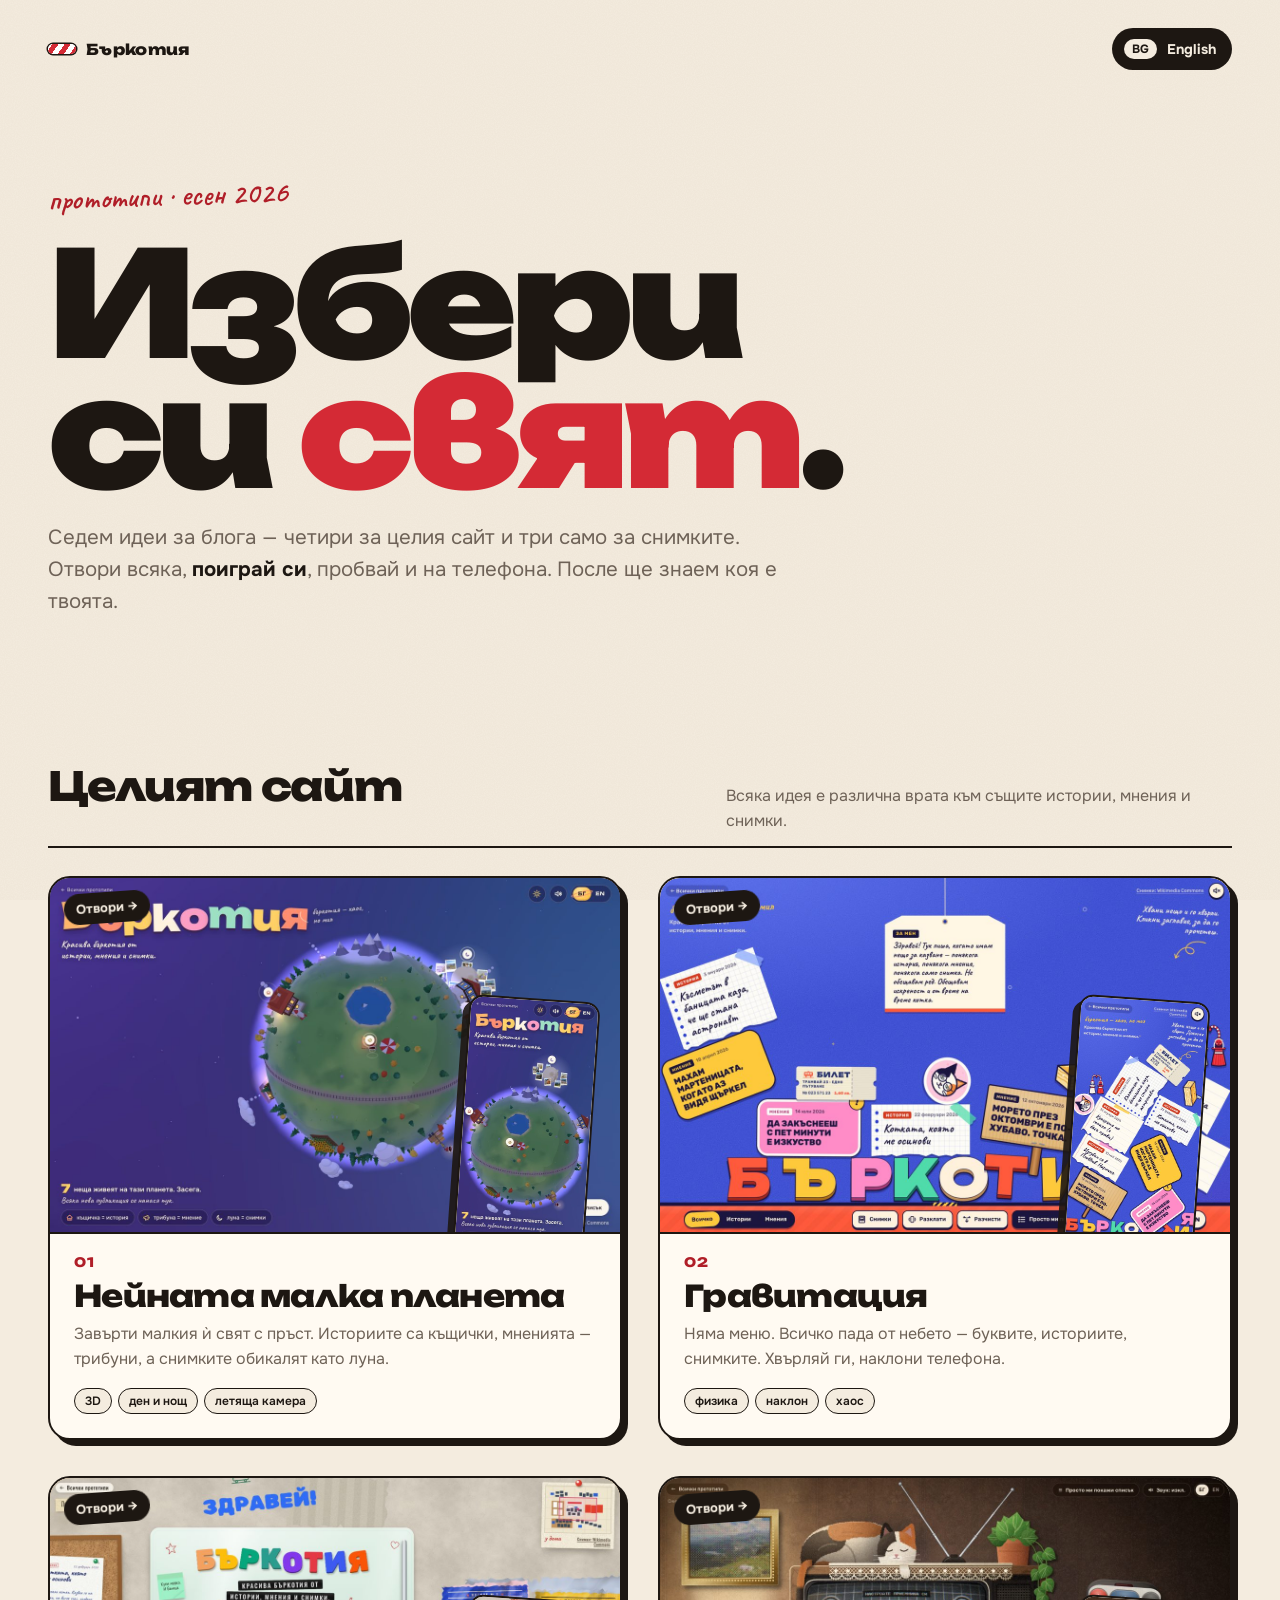
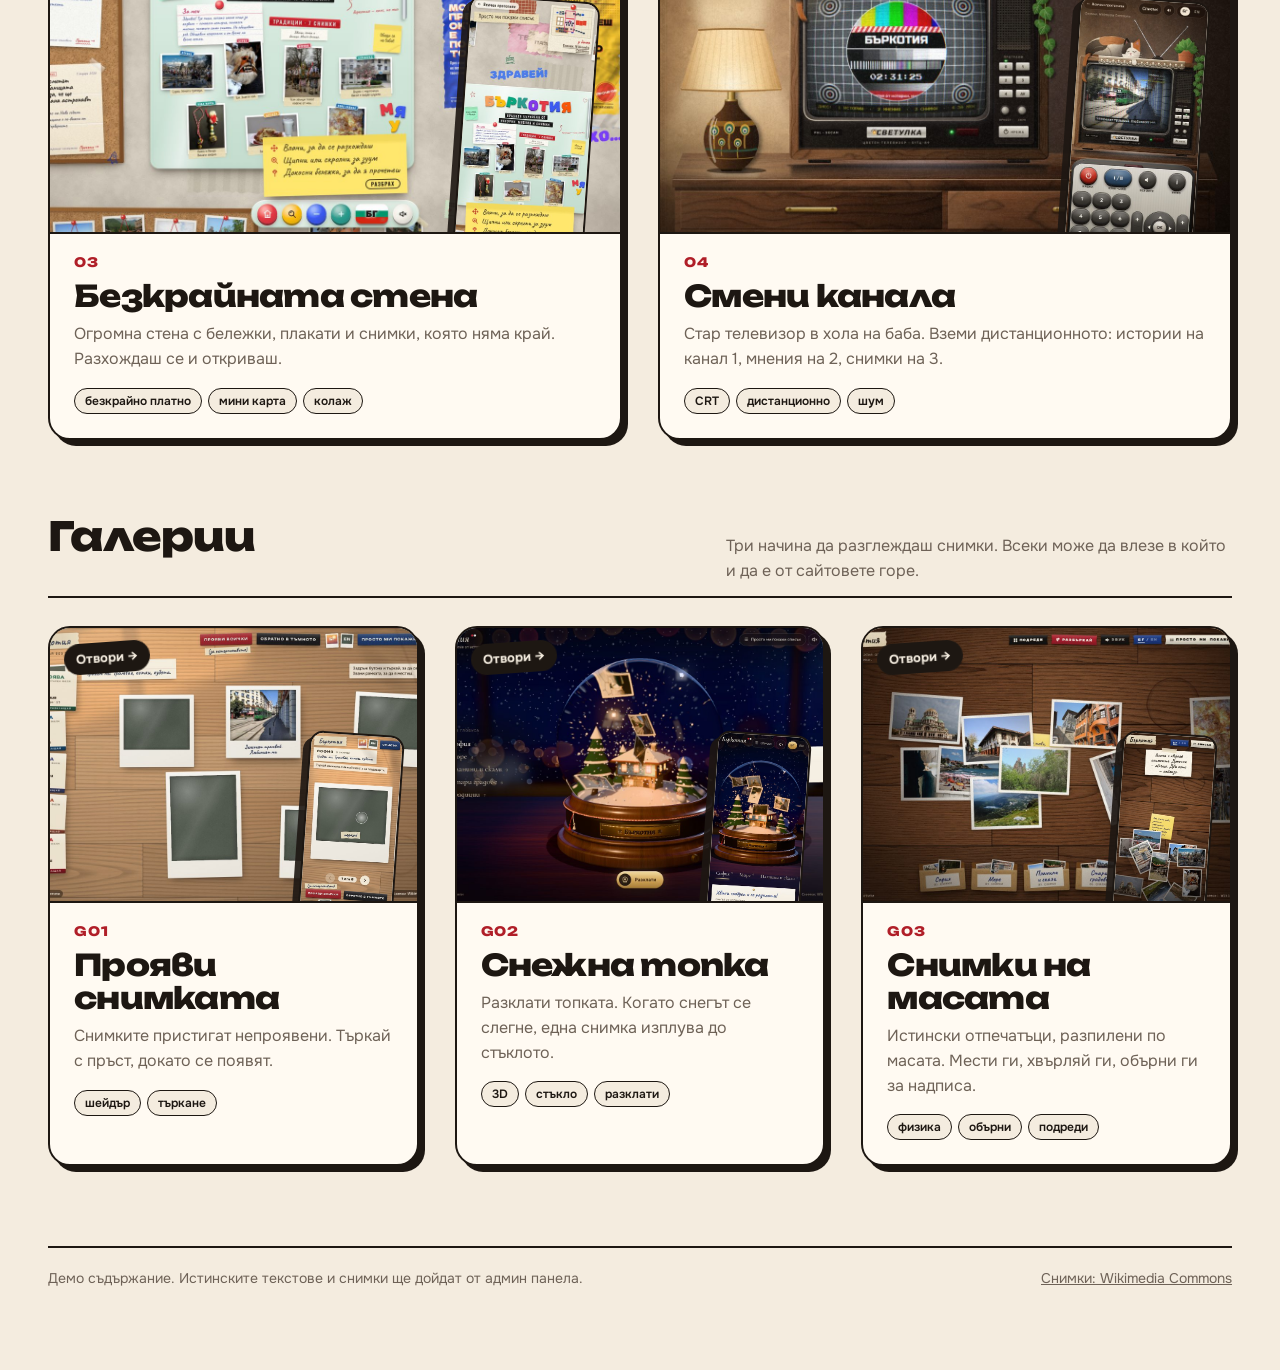
<file: index.html>
<!doctype html>
<html lang="bg">
<head>
  <meta charset="utf-8">
  <link rel="icon" href="favicon.ico">
  <meta name="viewport" content="width=device-width, initial-scale=1, viewport-fit=cover">
  <title>Бъркотия · prototypes</title>
  <link rel="preconnect" href="https://fonts.googleapis.com">
  <link rel="preconnect" href="https://fonts.gstatic.com" crossorigin>
  <link href="https://fonts.googleapis.com/css2?family=Unbounded:wght@500;800;900&family=Onest:wght@400;500;700&family=Caveat:wght@600&display=swap" rel="stylesheet">
  <style>
    :root {
      --paper: #f4ecdf;
      --paper-2: #ebe0cf;
      --ink: #1d1712;
      --muted: #6e6257;
      --red: #d42a35;
      --red-ink: #b01e28;
      --line: #d9ccb8;
      --radius: 22px;
      --gutter: clamp(16px, 4vw, 48px);
    }
    * { box-sizing: border-box; }
    html { -webkit-text-size-adjust: 100%; }
    body {
      margin: 0;
      min-height: 100dvh;
      background: var(--paper);
      color: var(--ink);
      font: 16px/1.55 Onest, system-ui, sans-serif;
      overflow-x: hidden;
    }
    /* paper grain */
    body::before {
      content: '';
      position: fixed;
      inset: 0;
      pointer-events: none;
      opacity: 0.35;
      mix-blend-mode: multiply;
      background-image: url("data:image/svg+xml,%3Csvg xmlns='http://www.w3.org/2000/svg' width='220' height='220'%3E%3Cfilter id='n'%3E%3CfeTurbulence type='fractalNoise' baseFrequency='.9' numOctaves='2' stitchTiles='stitch'/%3E%3CfeColorMatrix values='0 0 0 0 .45 0 0 0 0 .38 0 0 0 0 .3 0 0 0 .22 0'/%3E%3C/filter%3E%3Crect width='100%25' height='100%25' filter='url(%23n)'/%3E%3C/svg%3E");
      z-index: 0;
    }
    a { color: inherit; }
    :focus-visible { outline: 3px solid var(--red); outline-offset: 4px; border-radius: 6px; }

    .wrap {
      position: relative;
      z-index: 1;
      max-width: 1320px;
      margin: 0 auto;
      padding: max(20px, env(safe-area-inset-top)) max(var(--gutter), env(safe-area-inset-right)) 80px max(var(--gutter), env(safe-area-inset-left));
    }

    header.bar {
      display: flex;
      justify-content: space-between;
      align-items: center;
      gap: 16px;
      padding: 8px 0 0;
    }
    .mark {
      font: 800 15px/1 Unbounded, sans-serif;
      letter-spacing: 0.02em;
      display: inline-flex;
      align-items: center;
      gap: 10px;
    }
    /* a tiny martenitsa: red + white twisted thread */
    .mark i {
      width: 28px;
      height: 10px;
      border-radius: 6px;
      background: repeating-linear-gradient(-55deg, var(--red) 0 5px, #fff 5px 10px);
      box-shadow: 0 0 0 1.5px var(--ink);
    }
    .lang {
      font: 700 14px/1 Onest, sans-serif;
      background: var(--ink);
      color: var(--paper);
      border: 0;
      border-radius: 999px;
      padding: 11px 16px 11px 12px;
      cursor: pointer;
      display: inline-flex;
      gap: 10px;
      align-items: center;
      transition: transform 0.25s cubic-bezier(.3,1.6,.5,1);
    }
    .lang:hover { transform: rotate(-3deg) scale(1.04); }
    .lang:active { transform: scale(0.96); }
    .lang span {
      background: var(--paper);
      color: var(--ink);
      border-radius: 999px;
      padding: 4px 8px;
      font-size: 12px;
    }

    .hero {
      padding: clamp(40px, 9vw, 120px) 0 clamp(32px, 6vw, 72px);
      display: grid;
      gap: 24px;
    }
    .eyebrow {
      font: 600 clamp(22px, 3vw, 30px)/1 Caveat, cursive;
      color: var(--red-ink);
      transform: rotate(-2deg);
      transform-origin: left;
    }
    h1 {
      margin: 0;
      font: 900 clamp(48px, 11.5vw, 168px)/0.88 Unbounded, sans-serif;
      letter-spacing: -0.045em;
      text-wrap: balance;
    }
    h1 em {
      font-style: normal;
      color: var(--red);
      display: inline-block;
      animation: wobble 3.2s ease-in-out infinite;
      transform-origin: 50% 90%;
    }
    @keyframes wobble {
      0%, 100% { transform: rotate(-3deg); }
      50% { transform: rotate(4deg) translateY(-0.04em); }
    }
    .lede {
      max-width: 54ch;
      font-size: clamp(17px, 1.6vw, 21px);
      color: var(--muted);
      margin: 0;
    }
    .lede b { color: var(--ink); font-weight: 700; }

    section { margin-top: clamp(40px, 6vw, 80px); }
    .section-head {
      display: flex;
      align-items: baseline;
      justify-content: space-between;
      gap: 16px;
      border-bottom: 2px solid var(--ink);
      padding-bottom: 12px;
      margin-bottom: 28px;
      flex-wrap: wrap;
    }
    h2 {
      margin: 0;
      font: 800 clamp(24px, 3.4vw, 40px)/1 Unbounded, sans-serif;
      letter-spacing: -0.03em;
    }
    .section-head p { margin: 0; color: var(--muted); max-width: 46ch; }

    .grid {
      display: grid;
      grid-template-columns: repeat(auto-fill, minmax(min(100%, 520px), 1fr));
      gap: clamp(20px, 3vw, 36px);
    }
    .grid.small { grid-template-columns: repeat(auto-fill, minmax(min(100%, 360px), 1fr)); }

    .card {
      position: relative;
      display: grid;
      grid-template-rows: auto 1fr;
      background: #fffaf2;
      border: 2px solid var(--ink);
      border-radius: var(--radius);
      text-decoration: none;
      box-shadow: 6px 6px 0 var(--ink);
      transition: transform 0.35s cubic-bezier(.3,1.5,.5,1), box-shadow 0.35s cubic-bezier(.3,1.5,.5,1);
      overflow: hidden;
    }
    .card:hover { transform: translate(-3px, -3px) rotate(var(--tilt, -0.6deg)); box-shadow: 11px 11px 0 var(--ink); }
    .card:active { transform: translate(2px, 2px); box-shadow: 2px 2px 0 var(--ink); }
    .card:nth-child(even) { --tilt: 0.6deg; }

    .shot {
      position: relative;
      aspect-ratio: 16 / 10;
      background: var(--swatch, var(--paper-2));
      border-bottom: 2px solid var(--ink);
      overflow: hidden;
    }
    .shot .d {
      position: absolute;
      inset: 0;
      width: 100%;
      height: 100%;
      object-fit: cover;
      object-position: top center;
      transition: transform 0.8s cubic-bezier(.2,.8,.2,1);
    }
    .card:hover .shot .d { transform: scale(1.035); }
    .shot .m {
      position: absolute;
      right: 5%;
      bottom: -14%;
      width: 23%;
      aspect-ratio: 390 / 844;
      object-fit: cover;
      object-position: top;
      border-radius: 14px;
      border: 2px solid var(--ink);
      box-shadow: -6px 6px 0 rgba(29,23,18,.9);
      transform: rotate(4deg);
      transition: transform 0.5s cubic-bezier(.3,1.5,.5,1);
      background: var(--paper-2);
    }
    .card:hover .shot .m { transform: rotate(-2deg) translateY(-8%); }
    .shot .ph {
      position: absolute;
      inset: 0;
      display: grid;
      place-items: center;
      font: 900 clamp(64px, 10vw, 120px)/1 Unbounded, sans-serif;
      color: rgba(29,23,18,.16);
    }
    /* Not [hidden]: a display:none lazy image never starts loading. */
    .shot img { opacity: 0; transition: opacity 0.5s ease, transform 0.5s cubic-bezier(.3,1.5,.5,1); }
    .shot img.is-loaded { opacity: 1; }

    .body { padding: 22px 24px 24px; display: grid; gap: 10px; align-content: start; }
    .num {
      font: 800 13px/1 Unbounded, sans-serif;
      letter-spacing: 0.06em;
      color: var(--red-ink);
    }
    h3 {
      margin: 0;
      font: 800 clamp(22px, 2.4vw, 30px)/1.1 Unbounded, sans-serif;
      letter-spacing: -0.025em;
    }
    .body p { margin: 0; color: var(--muted); }
    .tags { display: flex; flex-wrap: wrap; gap: 6px; margin-top: 6px; }
    .tags span {
      font: 600 12px/1 Onest, sans-serif;
      padding: 6px 10px;
      border-radius: 999px;
      border: 1.5px solid var(--ink);
      background: var(--paper);
    }
    .go {
      position: absolute;
      top: 14px;
      left: 14px;
      font: 700 13px/1 Onest, sans-serif;
      background: var(--ink);
      color: var(--paper);
      padding: 9px 12px;
      border-radius: 999px;
      transform: rotate(-4deg);
    }

    .grid.small .shot { aspect-ratio: 4 / 3; }
    .grid.small .shot .m { width: 26%; }

    footer {
      margin-top: 80px;
      padding-top: 20px;
      border-top: 2px solid var(--ink);
      display: flex;
      justify-content: space-between;
      gap: 16px;
      flex-wrap: wrap;
      color: var(--muted);
      font-size: 14px;
    }

    @media (prefers-reduced-motion: reduce) {
      h1 em { animation: none; }
      .card, .shot .d, .shot .m, .lang { transition: none; }
    }
  </style>
</head>
<body>
  <div class="wrap">
    <header class="bar">
      <span class="mark"><i aria-hidden="true"></i><span data-site-name></span></span>
      <button class="lang" type="button" id="lang"><span>BG</span><b data-t="switchTo"></b></button>
    </header>

    <div class="hero">
      <div class="eyebrow" data-t="eyebrow"></div>
      <h1 data-t-html="title"></h1>
      <p class="lede" data-t-html="lede"></p>
    </div>

    <section aria-labelledby="h-sites">
      <div class="section-head">
        <h2 id="h-sites" data-t="sitesTitle"></h2>
        <p data-t="sitesNote"></p>
      </div>
      <div class="grid" id="sites"></div>
    </section>

    <section aria-labelledby="h-galleries">
      <div class="section-head">
        <h2 id="h-galleries" data-t="galleriesTitle"></h2>
        <p data-t="galleriesNote"></p>
      </div>
      <div class="grid small" id="galleries"></div>
    </section>

    <footer>
      <span data-t="footer"></span>
      <a href="shared/credits.html" data-t="credits"></a>
    </footer>
  </div>

  <script src="shared/content.js"></script>
  <script src="shared/site.js"></script>
  <script>
    const T = {
      bg: {
        switchTo: 'English',
        eyebrow: 'прототипи · есен 2026',
        title: 'Избери си <em>свят</em>.',
        lede: 'Седем идеи за блога — четири за целия сайт и три само за снимките. Отвори всяка, <b>поиграй си</b>, пробвай и на телефона. После ще знаем коя е твоята.',
        sitesTitle: 'Целият сайт',
        sitesNote: 'Всяка идея е различна врата към същите истории, мнения и снимки.',
        galleriesTitle: 'Галерии',
        galleriesNote: 'Три начина да разглеждаш снимки. Всеки може да влезе в който и да е от сайтовете горе.',
        footer: 'Демо съдържание. Истинските текстове и снимки ще дойдат от админ панела.',
        credits: 'Снимки: Wikimedia Commons',
        open: 'Отвори →',
      },
      en: {
        switchTo: 'Български',
        eyebrow: 'prototypes · autumn 2026',
        title: 'Pick a <em>world</em>.',
        lede: 'Seven ideas for the blog — four for the whole site and three just for the photos. Open each one, <b>play with it</b>, try it on your phone too. Then we’ll know which one is yours.',
        sitesTitle: 'The whole site',
        sitesNote: 'Each idea is a different front door to the same stories, opinions and photos.',
        galleriesTitle: 'Galleries',
        galleriesNote: 'Three ways to look at photos. Any of them can live inside any of the sites above.',
        footer: 'Demo content. The real posts and photos will come from the admin panel.',
        credits: 'Photos: Wikimedia Commons',
        open: 'Open →',
      },
    };

    const SITES = [
      {
        slug: 'planet', swatch: '#2b2350', letter: 'П',
        title: { bg: 'Нейната малка планета', en: 'Her tiny planet' },
        pitch: {
          bg: 'Завърти малкия ѝ свят с пръст. Историите са къщички, мненията — трибуни, а снимките обикалят като луна.',
          en: 'Spin her tiny world with a finger. Stories are little houses, opinions are soapboxes, photos orbit as a moon.',
        },
        tags: { bg: ['3D', 'ден и нощ', 'летяща камера'], en: ['3D', 'day & night', 'flying camera'] },
      },
      {
        slug: 'gravity', swatch: '#f2c94c', letter: 'Г',
        title: { bg: 'Гравитация', en: 'Gravity playground' },
        pitch: {
          bg: 'Няма меню. Всичко пада от небето — буквите, историите, снимките. Хвърляй ги, наклони телефона.',
          en: 'No menu. Everything falls from the sky — letters, stories, photos. Fling them around, tilt your phone.',
        },
        tags: { bg: ['физика', 'наклон', 'хаос'], en: ['physics', 'tilt', 'chaos'] },
      },
      {
        slug: 'wall', swatch: '#c9a777', letter: 'С',
        title: { bg: 'Безкрайната стена', en: 'The endless wall' },
        pitch: {
          bg: 'Огромна стена с бележки, плакати и снимки, която няма край. Разхождаш се и откриваш.',
          en: 'A giant wall of notes, posters and photos that never ends. Wander around and discover.',
        },
        tags: { bg: ['безкрайно платно', 'мини карта', 'колаж'], en: ['infinite canvas', 'minimap', 'collage'] },
      },
      {
        slug: 'tv', swatch: '#3a2a20', letter: 'ТВ',
        title: { bg: 'Смени канала', en: 'Channel surfing' },
        pitch: {
          bg: 'Стар телевизор в хола на баба. Вземи дистанционното: истории на канал 1, мнения на 2, снимки на 3.',
          en: 'An old TV in grandma’s living room. Grab the remote: stories on channel 1, opinions on 2, photos on 3.',
        },
        tags: { bg: ['CRT', 'дистанционно', 'шум'], en: ['CRT', 'remote control', 'static'] },
      },
    ];

    const GALLERIES = [
      {
        slug: 'gallery-develop', swatch: '#5b6152', letter: '◐',
        title: { bg: 'Прояви снимката', en: 'Develop the photo' },
        pitch: {
          bg: 'Снимките пристигат непроявени. Търкай с пръст, докато се появят.',
          en: 'Photos arrive undeveloped. Rub with your finger until they appear.',
        },
        tags: { bg: ['шейдър', 'търкане'], en: ['shader', 'rub'] },
      },
      {
        slug: 'gallery-snowglobe', swatch: '#1c2a3a', letter: '❄',
        title: { bg: 'Снежна топка', en: 'Snow globe' },
        pitch: {
          bg: 'Разклати топката. Когато снегът се слегне, една снимка изплува до стъклото.',
          en: 'Shake the globe. When the snow settles, one photo floats up to the glass.',
        },
        tags: { bg: ['3D', 'стъкло', 'разклати'], en: ['3D', 'glass', 'shake'] },
      },
      {
        slug: 'gallery-table', swatch: '#7a5134', letter: '▢',
        title: { bg: 'Снимки на масата', en: 'Prints on the table' },
        pitch: {
          bg: 'Истински отпечатъци, разпилени по масата. Мести ги, хвърляй ги, обърни ги за надписа.',
          en: 'Real prints scattered on a table. Drag them, toss them, flip one for its caption.',
        },
        tags: { bg: ['физика', 'обърни', 'подреди'], en: ['physics', 'flip', 'tidy up'] },
      },
    ];

    function card(item, i, prefix) {
      const a = document.createElement('a');
      a.className = 'card';
      a.href = `${item.slug}/`;
      a.style.setProperty('--swatch', item.swatch);
      a.innerHTML = `
        <div class="shot">
          <div class="ph" aria-hidden="true">${item.letter}</div>
          <img class="d" alt="" loading="lazy" src="_previews/${item.slug}-desktop.jpg">
          <img class="m" alt="" loading="lazy" src="_previews/${item.slug}-mobile.jpg">
          <span class="go" data-open></span>
        </div>
        <div class="body">
          <span class="num">${prefix}${String(i + 1).padStart(2, '0')}</span>
          <h3 data-title></h3>
          <p data-pitch></p>
          <div class="tags" data-tags></div>
        </div>`;
      a.querySelectorAll('.shot img').forEach((img) => {
        img.addEventListener('load', () => img.classList.add('is-loaded'));
      });
      a._item = item;
      return a;
    }

    const sites = document.getElementById('sites');
    const galleries = document.getElementById('galleries');
    SITES.forEach((s, i) => sites.append(card(s, i, '')));
    GALLERIES.forEach((g, i) => galleries.append(card(g, i, 'G')));

    function render() {
      const s = T[Blog.lang];
      document.querySelectorAll('[data-t]').forEach((el) => (el.textContent = s[el.dataset.t]));
      document.querySelectorAll('[data-t-html]').forEach((el) => (el.innerHTML = s[el.dataset.tHtml]));
      document.querySelectorAll('[data-site-name]').forEach((el) => (el.textContent = Blog.text(Blog.site.name)));
      document.querySelector('#lang span').textContent = Blog.lang.toUpperCase();
      document.querySelectorAll('.card').forEach((a) => {
        const it = a._item;
        a.querySelector('[data-title]').textContent = Blog.text(it.title);
        a.querySelector('[data-pitch]').textContent = Blog.text(it.pitch);
        a.querySelector('[data-open]').textContent = s.open;
        a.querySelector('[data-tags]').replaceChildren(
          ...Blog.text(it.tags).map((t) => Object.assign(document.createElement('span'), { textContent: t })),
        );
      });
      document.title = `${Blog.text(Blog.site.name)} · ${Blog.lang === 'bg' ? 'прототипи' : 'prototypes'}`;
    }

    document.getElementById('lang').addEventListener('click', Blog.toggleLang);
    Blog.onLangChange(render);
    render();
  </script>
</body>
</html>
</file>
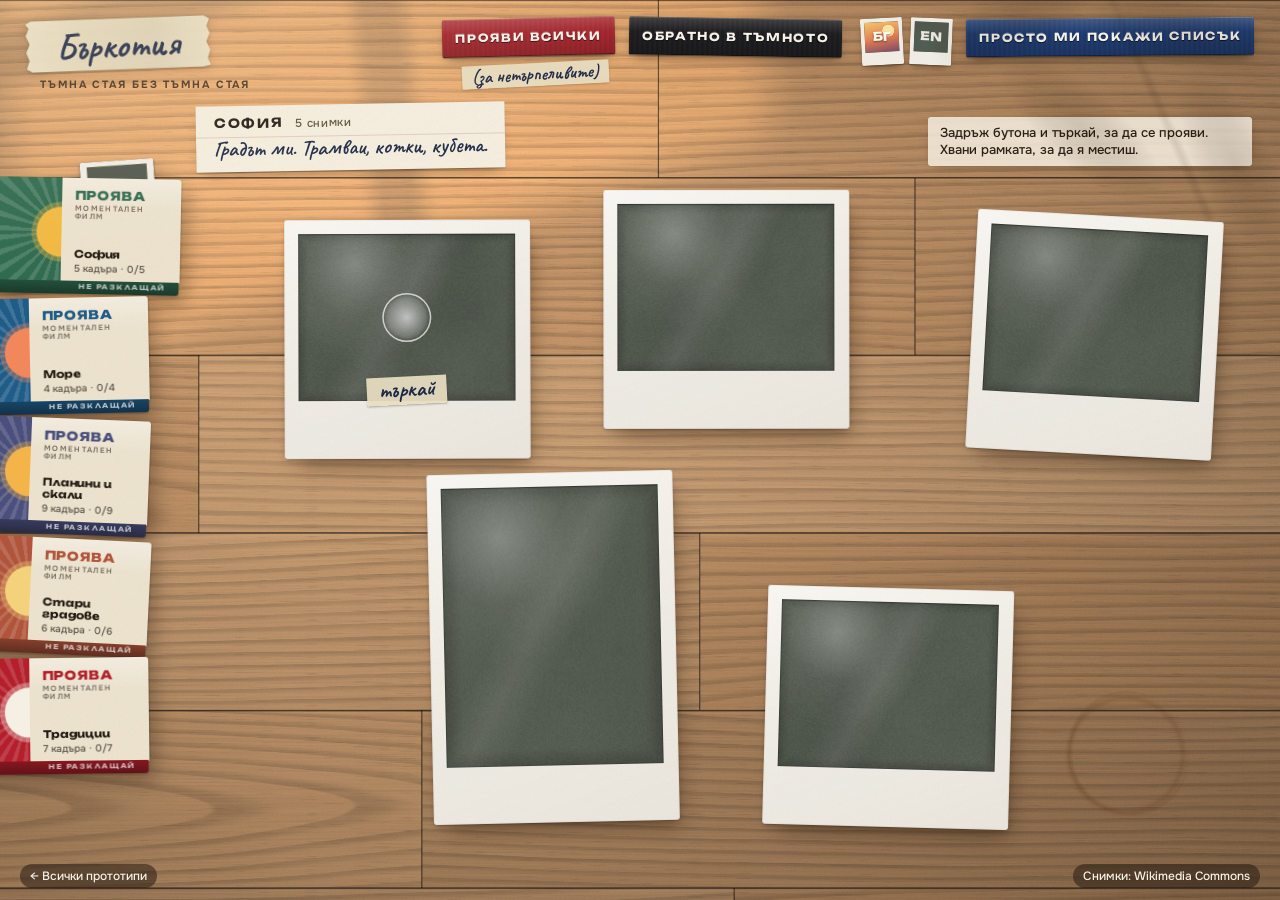
<file: gallery-develop/index.html>
<!doctype html>
<html lang="bg">
<head>
  <meta charset="utf-8">
  <link rel="icon" href="../favicon.ico">
  <meta name="viewport" content="width=device-width, initial-scale=1, viewport-fit=cover">
  <title>Бъркотия · Прояви снимката</title>
  <meta name="description" content="Снимки като моментални фотографии: потъркай ги, за да се проявят.">
  <meta name="theme-color" content="#5a4330">
  <link rel="preconnect" href="https://fonts.googleapis.com">
  <link rel="preconnect" href="https://fonts.gstatic.com" crossorigin>
  <link rel="stylesheet" href="https://fonts.googleapis.com/css2?family=Caveat:wght@500..700&family=Literata:ital,opsz,wght@0,7..72,400..700;1,7..72,400..600&family=Onest:wght@400..700&family=Unbounded:wght@500..800&display=swap">
  <link rel="stylesheet" href="style.css">
  <script src="../shared/content.js"></script>
  <script src="../shared/site.js"></script>
  <script src="https://cdn.jsdelivr.net/npm/gsap@3.12.5/dist/gsap.min.js"></script>
  <script type="module" src="main.js"></script>
</head>
<body>
  <div class="scene" id="scene">
    <canvas class="wood" id="wood" aria-hidden="true"></canvas>
    <div class="light" aria-hidden="true">
      <div class="light__pool"></div>
      <div class="light__leaves">
        <i style="--x:8%;--y:30%;--a:-32deg"></i><i style="--x:24%;--y:12%;--a:-62deg"></i>
        <i style="--x:36%;--y:34%;--a:18deg"></i><i style="--x:18%;--y:50%;--a:42deg"></i>
        <i style="--x:52%;--y:18%;--a:-12deg"></i><i style="--x:44%;--y:56%;--a:64deg"></i>
        <b></b>
      </div>
    </div>
    <div class="props" aria-hidden="true">
      <div class="stain"></div>
    </div>

    <header class="top">
      <div class="brand">
        <a class="tape" href="#/" id="home">
          <span class="tape__name" data-site="name">Бъркотия</span>
        </a>
        <p class="labtag" data-u="labTag"></p>
      </div>
      <div class="top__right">
        <div class="actions" id="actions">
          <div class="ctl">
            <button class="dymo dymo--red" id="developAll" type="button"><span data-u="developAll"></span></button>
            <span class="ctl__note" data-u="developAllNote" aria-hidden="true"></span>
          </div>
          <div class="ctl">
            <button class="dymo dymo--black" id="reset" type="button"><span data-u="reset"></span></button>
          </div>
        </div>
        <div class="tools">
          <div class="lang" role="group" id="lang">
            <button class="lang__print" type="button" data-lang="bg"><span class="lang__win"><b>БГ</b></span></button>
            <button class="lang__print" type="button" data-lang="en"><span class="lang__win"><b>EN</b></span></button>
          </div>
          <a class="dymo dymo--blue dymo--list" id="listLink" href="#/list">
            <span class="dymo__long" data-t="listView"></span><span class="dymo__short" data-t="listViewShort"></span>
          </a>
        </div>
      </div>
    </header>

    <section class="head" id="albumHead" aria-live="polite">
      <div class="head__card">
        <h1 class="head__title"><span id="albumTitle"></span> <small id="albumCount"></small></h1>
        <p class="head__note" id="albumNote"></p>
      </div>
      <p class="head__hint" id="hint"></p>
    </section>

    <div class="table" id="table"></div>

    <div class="pager" id="pager">
      <button class="pager__btn" type="button" id="prevPrint"><svg viewBox="0 0 24 24" aria-hidden="true"><path d="M15 5l-7 7 7 7"/></svg></button>
      <span class="pager__count" id="pagerCount"></span>
      <button class="pager__btn" type="button" id="nextPrint"><svg viewBox="0 0 24 24" aria-hidden="true"><path d="M9 5l7 7-7 7"/></svg></button>
    </div>
    <div class="phone-actions" id="phoneActions"></div>

    <nav class="boxes" id="boxes"></nav>

    <footer class="foot">
      <a class="foot__link" href="../" data-proto>← <span data-t="prototypes"></span></a>
      <a class="foot__link" id="credits" data-t="photoCredits"></a>
    </footer>
    <div class="rubcue" id="rubcue" aria-hidden="true"><span class="rubcue__tip"></span><span class="rubcue__label" data-u="rubCue"></span></div>
  </div>

  <div class="lightbox" id="lightbox" role="dialog" aria-modal="true" hidden>
    <div class="lightbox__backdrop" data-close></div>
    <div class="lightbox__top">
      <p class="lightbox__meta"><span id="lbAlbum"></span> · <span id="lbCount"></span></p>
      <button class="round" type="button" id="lbClose"><svg viewBox="0 0 24 24" aria-hidden="true"><path d="M6 6l12 12M18 6L6 18"/></svg></button>
    </div>
    <div class="lightbox__stage" id="lbStage"></div>
    <button class="round lightbox__nav lightbox__nav--prev" type="button" id="lbPrev"><svg viewBox="0 0 24 24" aria-hidden="true"><path d="M15 5l-7 7 7 7"/></svg></button>
    <button class="round lightbox__nav lightbox__nav--next" type="button" id="lbNext"><svg viewBox="0 0 24 24" aria-hidden="true"><path d="M9 5l7 7-7 7"/></svg></button>
  </div>

  <div class="sheet" id="list" role="dialog" aria-modal="true" aria-labelledby="listTitle" hidden>
    <div class="sheet__backdrop" data-close></div>
    <div class="sheet__panel" id="listPanel"></div>
  </div>

  <div class="reader" id="reader" role="dialog" aria-modal="true" hidden>
    <div class="reader__scroll" id="readerScroll"></div>
    <div class="reader__mud" aria-hidden="true"></div>
  </div>

  <div class="notes" id="notes" aria-hidden="true"></div>
  <p class="sr-only" id="live" aria-live="polite"></p>
</body>
</html>
</file>
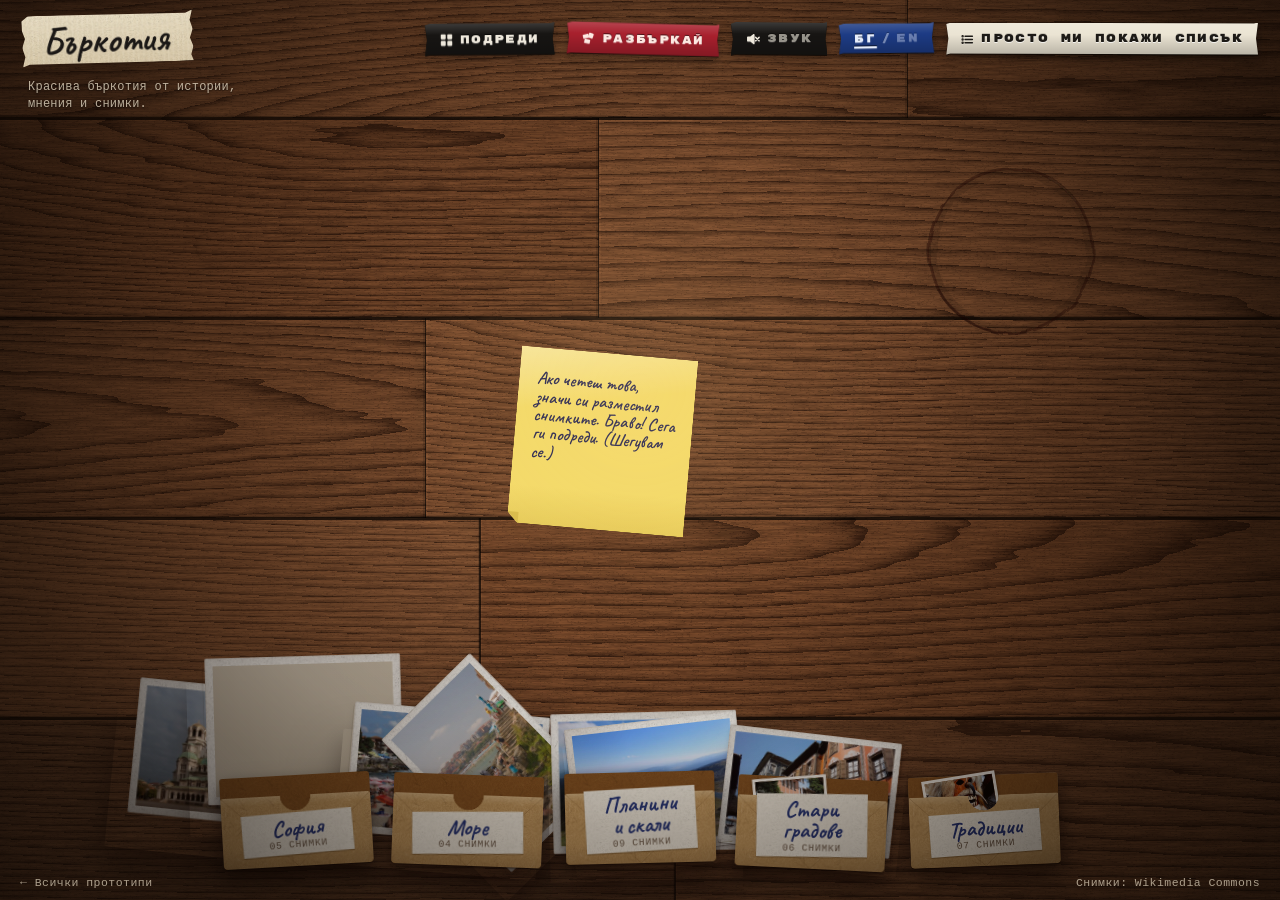
<file: gallery-table/index.html>
<!doctype html>
<html lang="bg">
  <head>
    <meta charset="utf-8" />
  <link rel="icon" href="../favicon.ico">
    <meta name="viewport" content="width=device-width, initial-scale=1, viewport-fit=cover" />
    <title>Бъркотия — маса със снимки</title>
    <meta name="theme-color" content="#1c0f07" />
    <link rel="preconnect" href="https://fonts.googleapis.com" />
    <link rel="preconnect" href="https://fonts.gstatic.com" crossorigin />
    <link
      rel="stylesheet"
      href="https://fonts.googleapis.com/css2?family=Caveat:wght@400..700&family=Literata:ital,opsz,wght@0,7..72,400..700;1,7..72,400..600&family=PT+Mono&family=Rubik+Mono+One&display=swap"
    />
    <link rel="stylesheet" href="style.css" />
    <script src="../shared/content.js"></script>
    <script src="../shared/site.js"></script>
    <script type="module" src="main.js"></script>
  </head>
  <body>
    <header class="top" id="top">
      <div class="brand" id="brand">
        <h1 class="brand-h">
          <button class="name-tape" id="nameTape" type="button" aria-expanded="false" aria-controls="meaning">
            <span class="name-text" id="nameText"></span>
          </button>
        </h1>
        <p class="meaning hand" id="meaning"></p>
        <p class="tagline" id="tagline"></p>
      </div>
      <div class="controls" id="controls" role="group">
        <div class="tools" id="tools">
          <button class="tape tape--black" id="tidyBtn" type="button">
            <span class="tape-in">
              <svg viewBox="0 0 16 16" width="13" height="13" aria-hidden="true" fill="currentColor"><rect x="1" y="1" width="6" height="6" rx="1"/><rect x="9" y="1" width="6" height="6" rx="1"/><rect x="1" y="9" width="6" height="6" rx="1"/><rect x="9" y="9" width="6" height="6" rx="1"/></svg>
              <span class="tape-t"></span>
            </span>
          </button>
          <button class="tape tape--red" id="messBtn" type="button">
            <span class="tape-in">
              <svg viewBox="0 0 16 16" width="13" height="13" aria-hidden="true" fill="currentColor"><rect x="1" y="3" width="7" height="5" rx="1" transform="rotate(-14 4 5)"/><rect x="8" y="1.5" width="6" height="6" rx="1" transform="rotate(18 11 4)"/><rect x="3" y="9" width="7" height="5" rx="1" transform="rotate(9 6 11)"/></svg>
              <span class="tape-t"></span>
            </span>
          </button>
          <button class="tape tape--black tape--sound" id="soundBtn" type="button" aria-pressed="false">
            <span class="tape-in">
              <svg class="ico-off" viewBox="0 0 16 16" width="14" height="14" aria-hidden="true" fill="none" stroke="currentColor" stroke-width="1.6" stroke-linecap="round" stroke-linejoin="round"><path d="M2 6h3l4-3v10l-4-3H2z" fill="currentColor"/><path d="M11 6l4 4M15 6l-4 4"/></svg>
              <svg class="ico-on" viewBox="0 0 16 16" width="14" height="14" aria-hidden="true" fill="none" stroke="currentColor" stroke-width="1.6" stroke-linecap="round" stroke-linejoin="round"><path d="M2 6h3l4-3v10l-4-3H2z" fill="currentColor"/><path d="M11.5 5.5a3.5 3.5 0 0 1 0 5M13.5 3.5a6.5 6.5 0 0 1 0 9"/></svg>
              <span class="tape-t"></span>
            </span>
          </button>
        </div>
        <button class="tape tape--blue tape--lang" id="langBtn" type="button">
          <span class="tape-in"><span class="l-bg">БГ</span><span class="l-sep" aria-hidden="true">/</span><span class="l-en">EN</span></span>
        </button>
        <a class="tape tape--white" id="listBtn" href="#/list">
          <span class="tape-in">
            <svg viewBox="0 0 16 16" width="13" height="13" aria-hidden="true" fill="none" stroke="currentColor" stroke-width="1.8" stroke-linecap="round"><path d="M5 4h9M5 8h9M5 12h9"/><circle cx="2" cy="4" r=".6" fill="currentColor"/><circle cx="2" cy="8" r=".6" fill="currentColor"/><circle cx="2" cy="12" r=".6" fill="currentColor"/></svg>
            <span class="tape-t full"></span><span class="tape-t short"></span>
          </span>
        </a>
      </div>
    </header>

    <main class="stage" id="stage">
      <canvas class="wood" id="wood" aria-hidden="true"></canvas>

      <div class="props" aria-hidden="true">
        <svg class="ring" id="ring" viewBox="0 0 220 220">
          <defs>
            <filter id="coffee" x="-10%" y="-10%" width="120%" height="120%">
              <feTurbulence type="fractalNoise" baseFrequency="0.04" numOctaves="2" seed="7" />
              <feDisplacementMap in="SourceGraphic" scale="6" />
              <feGaussianBlur stdDeviation="0.6" />
            </filter>
          </defs>
          <g filter="url(#coffee)" fill="none">
            <circle cx="110" cy="110" r="86" stroke="rgba(22,9,2,0.42)" stroke-width="3" />
            <circle cx="110" cy="110" r="82" stroke="rgba(22,9,2,0.13)" stroke-width="8" />
            <path d="M34 150 A86 86 0 0 0 128 195" stroke="rgba(22,9,2,0.32)" stroke-width="2.2" />
            <path d="M178 58 A86 86 0 0 0 150 34" stroke="rgba(255,220,180,0.06)" stroke-width="2" />
          </g>
        </svg>
        <div class="sticky" id="sticky"><p class="hand"></p></div>
      </div>

      <div class="prints" id="prints"></div>

      <div class="empty-note" id="emptyNote" aria-hidden="true">
        <p class="hand"></p>
        <svg viewBox="0 0 40 60" width="26" height="40" fill="none" stroke="currentColor" stroke-width="2.2" stroke-linecap="round" stroke-linejoin="round">
          <path d="M20 4c-3 14 4 26 0 50" /><path d="M10 44l10 12 10-12" />
        </svg>
      </div>

      <nav class="tray" id="tray"></nav>

      <div class="light" id="light" aria-hidden="true"></div>
    </main>


    <footer class="corner" id="corner">
      <a class="corner-a" id="protoLink" href="../"><span aria-hidden="true">←&nbsp;</span><span></span></a>
      <a class="corner-a" id="creditsLink" href="../shared/credits.html"></a>
    </footer>

    <div class="toast hand" id="toast" aria-hidden="true"></div>
    <div class="sr-only" id="live" role="status" aria-live="polite"></div>

    <div class="lightbox" id="lightbox" role="dialog" aria-modal="true" tabindex="-1" hidden>
      <div class="lb-back"></div>
      <div class="lb-stage" id="lbStage"></div>
      <div class="lb-slip" id="lbSlip">
        <p class="lb-cap hand" id="lbCap"></p>
        <p class="lb-meta" id="lbMeta"></p>
      </div>
      <button class="lb-arrow lb-prev" id="lbPrev" type="button">
        <svg viewBox="0 0 24 24" width="22" height="22" aria-hidden="true" fill="none" stroke="currentColor" stroke-width="2.2" stroke-linecap="round" stroke-linejoin="round"><path d="M15 5l-7 7 7 7"/></svg>
      </button>
      <button class="lb-arrow lb-next" id="lbNext" type="button">
        <svg viewBox="0 0 24 24" width="22" height="22" aria-hidden="true" fill="none" stroke="currentColor" stroke-width="2.2" stroke-linecap="round" stroke-linejoin="round"><path d="M9 5l7 7-7 7"/></svg>
      </button>
      <button class="tape tape--white lb-close" id="lbClose" type="button">
        <span class="tape-in"><span aria-hidden="true">×</span><span class="tape-t"></span></span>
      </button>
    </div>

    <div class="sheets" id="sheets" hidden>
      <div class="sheet-dim" id="sheetDim"></div>
      <div class="sheet-scroll" id="sheetScroll"></div>
      <button class="tape tape--blue tape--lang sheet-lang" id="sheetLang" type="button">
        <span class="tape-in"><span class="l-bg">БГ</span><span class="l-sep" aria-hidden="true">/</span><span class="l-en">EN</span></span>
      </button>
      <button class="tape tape--white sheet-close" id="sheetClose" type="button">
        <span class="tape-in"><span aria-hidden="true">×</span><span class="tape-t"></span></span>
      </button>
    </div>

    <div class="loader" id="loader" aria-hidden="true">
      <div class="loader-in">
        <svg class="loader-lamp" viewBox="0 0 80 90" width="64" height="72" fill="none" stroke="currentColor" stroke-width="1.6" stroke-linecap="round">
          <path d="M40 0v30" />
          <path d="M22 50c0-12 8-20 18-20s18 8 18 20z" />
          <path d="M34 50a6 6 0 0 0 12 0" />
          <path d="M58 22v26" stroke-dasharray="2 3" />
          <circle cx="58" cy="51" r="2.2" fill="currentColor" />
        </svg>
        <p class="hand" id="loaderText">Зареждане…</p>
      </div>
    </div>
    <script>
      document.getElementById('loaderText').textContent = window.Blog.t('loading');
    </script>
  </body>
</html>
</file>
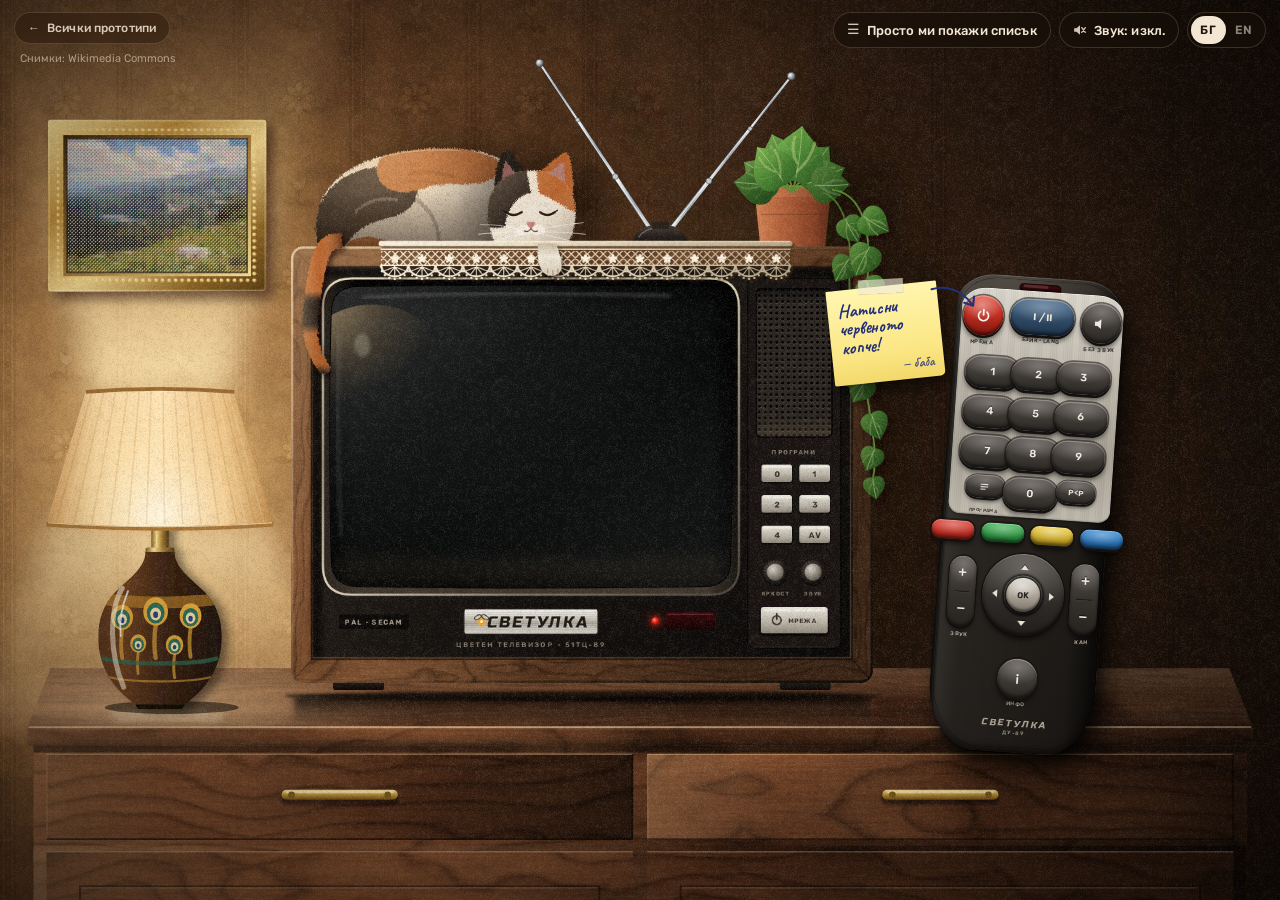
<file: tv/index.html>
<!doctype html>
<html lang="bg">
<head>
  <meta charset="utf-8">
  <link rel="icon" href="../favicon.ico">
  <meta name="viewport" content="width=device-width, initial-scale=1, viewport-fit=cover">
  <title>Бъркотия · Телевизорът</title>
  <meta name="description" content="Стар телевизор, дистанционно и котка. Блогът на една красива бъркотия.">
  <meta name="theme-color" content="#140d09">
  <link rel="preconnect" href="https://fonts.googleapis.com">
  <link rel="preconnect" href="https://fonts.gstatic.com" crossorigin>
  <link rel="stylesheet" href="https://fonts.googleapis.com/css2?family=Caveat:wght@600;700&family=Cormorant:ital,wght@0,500;0,600;1,500;1,600&family=Literata:ital,opsz,wght@0,7..72,400;0,7..72,600;1,7..72,400&family=Press+Start+2P&family=Rubik:ital,wght@0,400;0,500;0,600;0,700;1,500&family=Russo+One&family=Yeseva+One&display=swap">
  <link rel="stylesheet" href="style.css">
  <script src="../shared/content.js"></script>
  <script src="../shared/site.js"></script>
  <script src="https://cdn.jsdelivr.net/npm/gsap@3.12.5/dist/gsap.min.js"></script>
  <script type="module" src="js/main.js"></script>
</head>
<body>
  <div class="app is-booting" id="app">
    <h1 class="sr-only" id="siteTitle">Бъркотия</h1>
    <div class="boot" id="boot" aria-hidden="true"><span id="bootText"></span></div>

    <main class="room" id="room">
      <div class="camera" id="camera">
        <img class="wall-canvas" id="wallCanvas" alt="" aria-hidden="true" decoding="sync">
        <div class="stage" id="stage"></div>
      </div>
      <div class="lens" id="lens" aria-hidden="true"></div>
    </main>

    <header class="chrome" id="chrome">
      <div class="chrome-left">
        <a class="chip chip-ghost" href="../" id="protoLink">← <span data-blog="prototypes">Всички прототипи</span></a>
        <a class="credits" href="../shared/credits.html" data-blog="photoCredits" id="creditsLink">Снимки: Wikimedia Commons</a>
      </div>
      <nav class="chrome-right" aria-label="Бързи връзки" id="chromeNav">
        <a class="chip" href="#/list" id="listLink"><span class="chip-ico" aria-hidden="true">☰</span><span class="chip-long" data-blog="listView">Просто ми покажи списък</span><span class="chip-short" data-blog="listViewShort">Списък</span></a>
        <button class="chip chip-sound" type="button" id="soundChip" aria-pressed="false"><span class="chip-ico" aria-hidden="true"></span><span class="chip-sound-label">Звук: изкл.</span></button>
        <button class="chip chip-lang" type="button" id="langChip"><span class="lang-opt" data-l="bg">БГ</span><span class="lang-opt" data-l="en">EN</span></button>
      </nav>
    </header>

    <div class="dock" id="dock"></div>

    <div class="sr-only" aria-live="polite" id="live"></div>

    <section class="reader" id="reader" role="dialog" aria-labelledby="readerTitle" hidden>
      <div class="reader-scan" aria-hidden="true"></div>
      <div class="reader-bar">
        <span class="reader-osd" id="readerOsd"></span>
        <div class="reader-actions">
          <button class="rbtn rbtn-close" type="button" id="readerClose"><span aria-hidden="true">✕</span><span class="rbtn-label"></span></button>
        </div>
      </div>
      <div class="reader-scroll" id="readerScroll" tabindex="-1">
        <article class="reader-article" id="readerArticle"></article>
      </div>
    </section>

    <section class="viewer" id="viewer" role="dialog" aria-labelledby="viewerTitle" hidden>
      <div class="reader-scan" aria-hidden="true"></div>
      <div class="viewer-bar">
        <p class="viewer-title" id="viewerTitle"></p>
        <div class="reader-actions">
          <button class="rbtn rbtn-close" type="button" id="viewerClose"><span aria-hidden="true">✕</span><span class="rbtn-label"></span></button>
        </div>
      </div>
      <figure class="viewer-figure" id="viewerFigure">
        <div class="viewer-frame"><img id="viewerImg" alt="" decoding="async"></div>
        <figcaption class="viewer-cap" id="viewerCap"></figcaption>
        <a class="viewer-credits" href="../shared/credits.html" data-blog="photoCredits">Снимки: Wikimedia Commons</a>
      </figure>
      <button class="viewer-nav viewer-prev" type="button" id="viewerPrev"><span aria-hidden="true">◀</span></button>
      <button class="viewer-nav viewer-next" type="button" id="viewerNext"><span aria-hidden="true">▶</span></button>
    </section>

    <section class="guide" id="guide" role="dialog" aria-labelledby="guideTitle" hidden>
      <div class="guide-paper" id="guidePaper" tabindex="-1"></div>
    </section>
  </div>
</body>
</html>
</file>
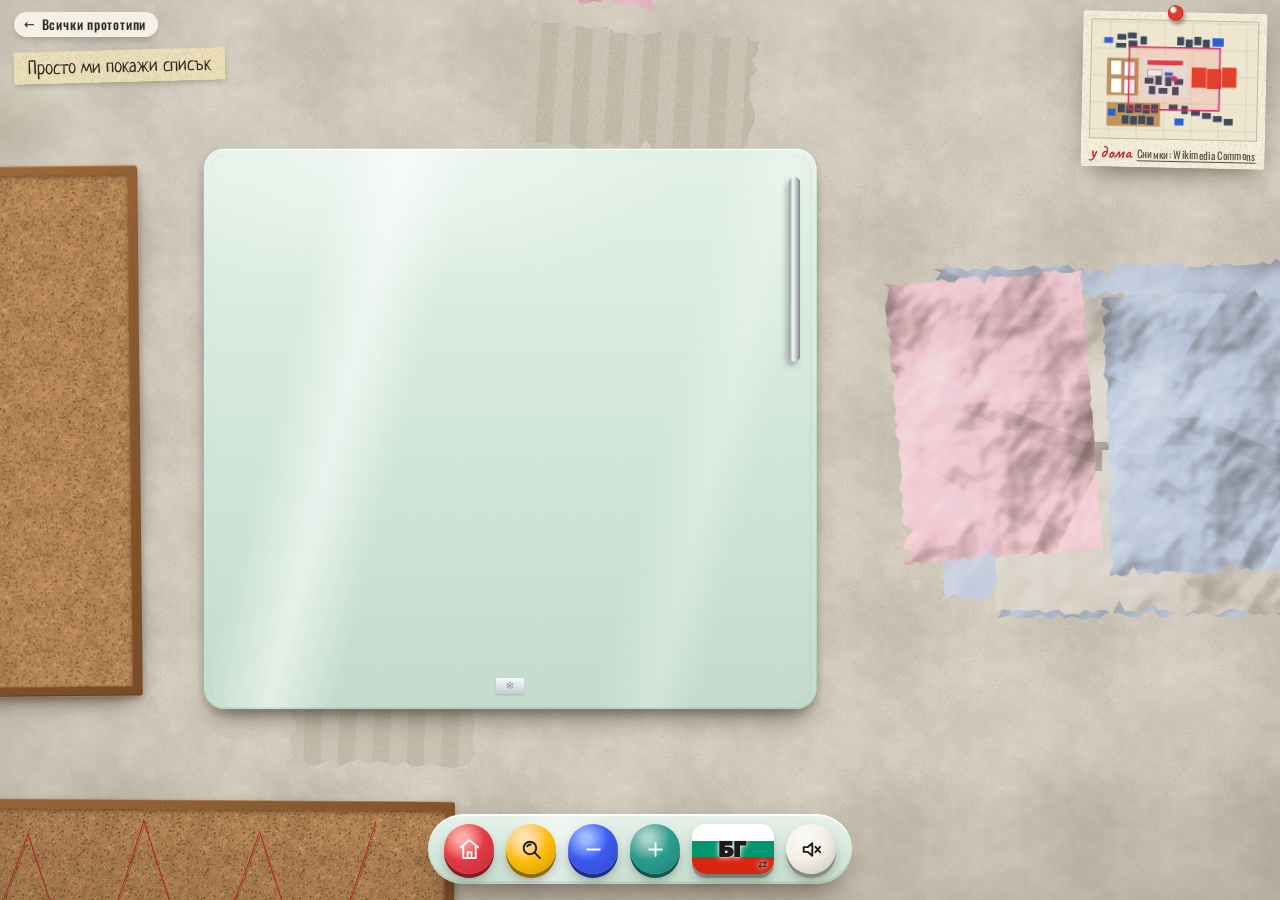
<file: wall/index.html>
<!doctype html>
<html lang="bg">
<head>
  <meta charset="utf-8">
  <link rel="icon" href="../favicon.ico">
  <meta name="viewport" content="width=device-width, initial-scale=1, viewport-fit=cover">
  <title>Бъркотия — безкрайната стена</title>
  <meta name="description" content="Бъркотия: безкрайна стена от истории, мнения и снимки.">
  <meta name="theme-color" content="#cfc7b6">
  <link rel="preconnect" href="https://fonts.googleapis.com">
  <link rel="preconnect" href="https://fonts.gstatic.com" crossorigin>
  <link rel="stylesheet" href="https://fonts.googleapis.com/css2?family=Caveat:wght@400;700&family=Dela+Gothic+One&family=Literata:ital,opsz,wght@0,7..72,400;0,7..72,600;0,7..72,700;1,7..72,400&family=Neucha&family=Oswald:wght@500;700&family=PT+Mono&family=Rubik:wght@500;700;900&family=Rubik+Spray+Paint&display=swap">
  <link rel="stylesheet" href="style.css">
  <script src="../shared/content.js"></script>
  <script src="../shared/site.js"></script>
  <link rel="modulepreload" href="engine.js">
  <script type="module" src="main.js"></script>
</head>
<body>
  <a class="protolink" href="../"><span>Всички прототипи</span></a>
  <a class="listlink" href="#/list"><span class="listlink__t">Просто ми покажи списък</span><span class="listlink__s" aria-hidden="true">Списък</span></a>

  <nav class="dock" aria-label="Карта на стената">
    <button class="mag mag--home" type="button"></button>
    <button class="mag mag--find" type="button"></button>
    <button class="mag mag--out" type="button"></button>
    <button class="mag mag--in" type="button"></button>
    <span class="dock__lang"></span>
    <button class="mag mag--sound" type="button" aria-pressed="false"></button>
  </nav>

  <aside class="minimap" aria-label="Карта на стената">
    <canvas aria-hidden="true"></canvas>
    <p class="minimap__foot"><span class="minimap__dist" aria-live="polite"></span><a class="credits" href="../shared/credits.html">Снимки: Wikimedia Commons</a></p>
  </aside>

  <main class="stage" id="stage" tabindex="-1" aria-label="Безкрайната стена">
    <div class="world" id="world"></div>
  </main>
  <div class="vignette" aria-hidden="true"></div>

  <div class="hint" hidden role="note"></div>
  <div class="toast" hidden role="status" aria-live="polite"></div>
  <div class="fx" aria-hidden="true"></div>

  <div class="wipe" hidden aria-hidden="true">
    <div class="wipe__brush">
      <i class="wipe__wet"></i>
      <i class="wipe__handle"></i>
      <i class="wipe__ferrule"></i>
      <i class="wipe__bristles"></i>
    </div>
  </div>

  <div class="finder" id="finder" hidden>
    <div class="finder__scrim"></div>
    <div class="finder__paper" role="dialog" aria-modal="true" aria-labelledby="finder-title">
      <button class="finder__close" type="button"></button>
      <h2 id="finder-title"></h2>
      <p class="finder__note"></p>
      <div class="finder__body"></div>
    </div>
  </div>

  <section class="listview" id="listview" hidden aria-labelledby="lv-title">
    <div class="listview__in"></div>
  </section>

  <div class="reader" id="reader" hidden>
    <div class="reader__backdrop"></div>
    <article class="sheet" role="dialog" aria-modal="true" aria-labelledby="sheet-title" tabindex="-1">
      <div class="sheet__tools"><button class="sheet__close" type="button"></button></div>
      <div class="sheet__scroll">
        <div class="sheet__content"></div>
      </div>
    </article>
  </div>

  <div class="viewer" id="viewer" hidden role="dialog" aria-modal="true">
    <div class="viewer__backdrop"></div>
    <header class="viewer__head">
      <div class="viewer__titles"><h2 class="viewer__album"></h2><p class="viewer__note"></p></div>
      <div class="viewer__tools"><button class="viewer__close" type="button"></button></div>
    </header>
    <div class="viewer__stage"></div>
    <button class="viewer__nav viewer__nav--prev" type="button"></button>
    <button class="viewer__nav viewer__nav--next" type="button"></button>
    <p class="viewer__count"></p>
    <div class="viewer__strip"></div>
  </div>

  <div class="loader" role="status">
    <div class="loader__roll" aria-hidden="true"><i></i></div>
    <p class="loader__t">Лепим стената…</p>
  </div>
  <script>
    // If the wall can't load (flaky network), don't leave people staring at a spinning roll of tape.
    setTimeout(function () {
      if (document.body.classList.contains('is-ready')) return;
      var t = document.querySelector('.loader__t');
      if (!t) return;
      var en = window.Blog && window.Blog.lang === 'en';
      t.innerHTML = (en ? 'The wall is being shy. ' : 'Стената се срамува. ') +
        '<a href="" style="color:inherit">' + (en ? 'Try again' : 'Опитай пак') + '</a>';
    }, 10000);
  </script>
</body>
</html>
</file>
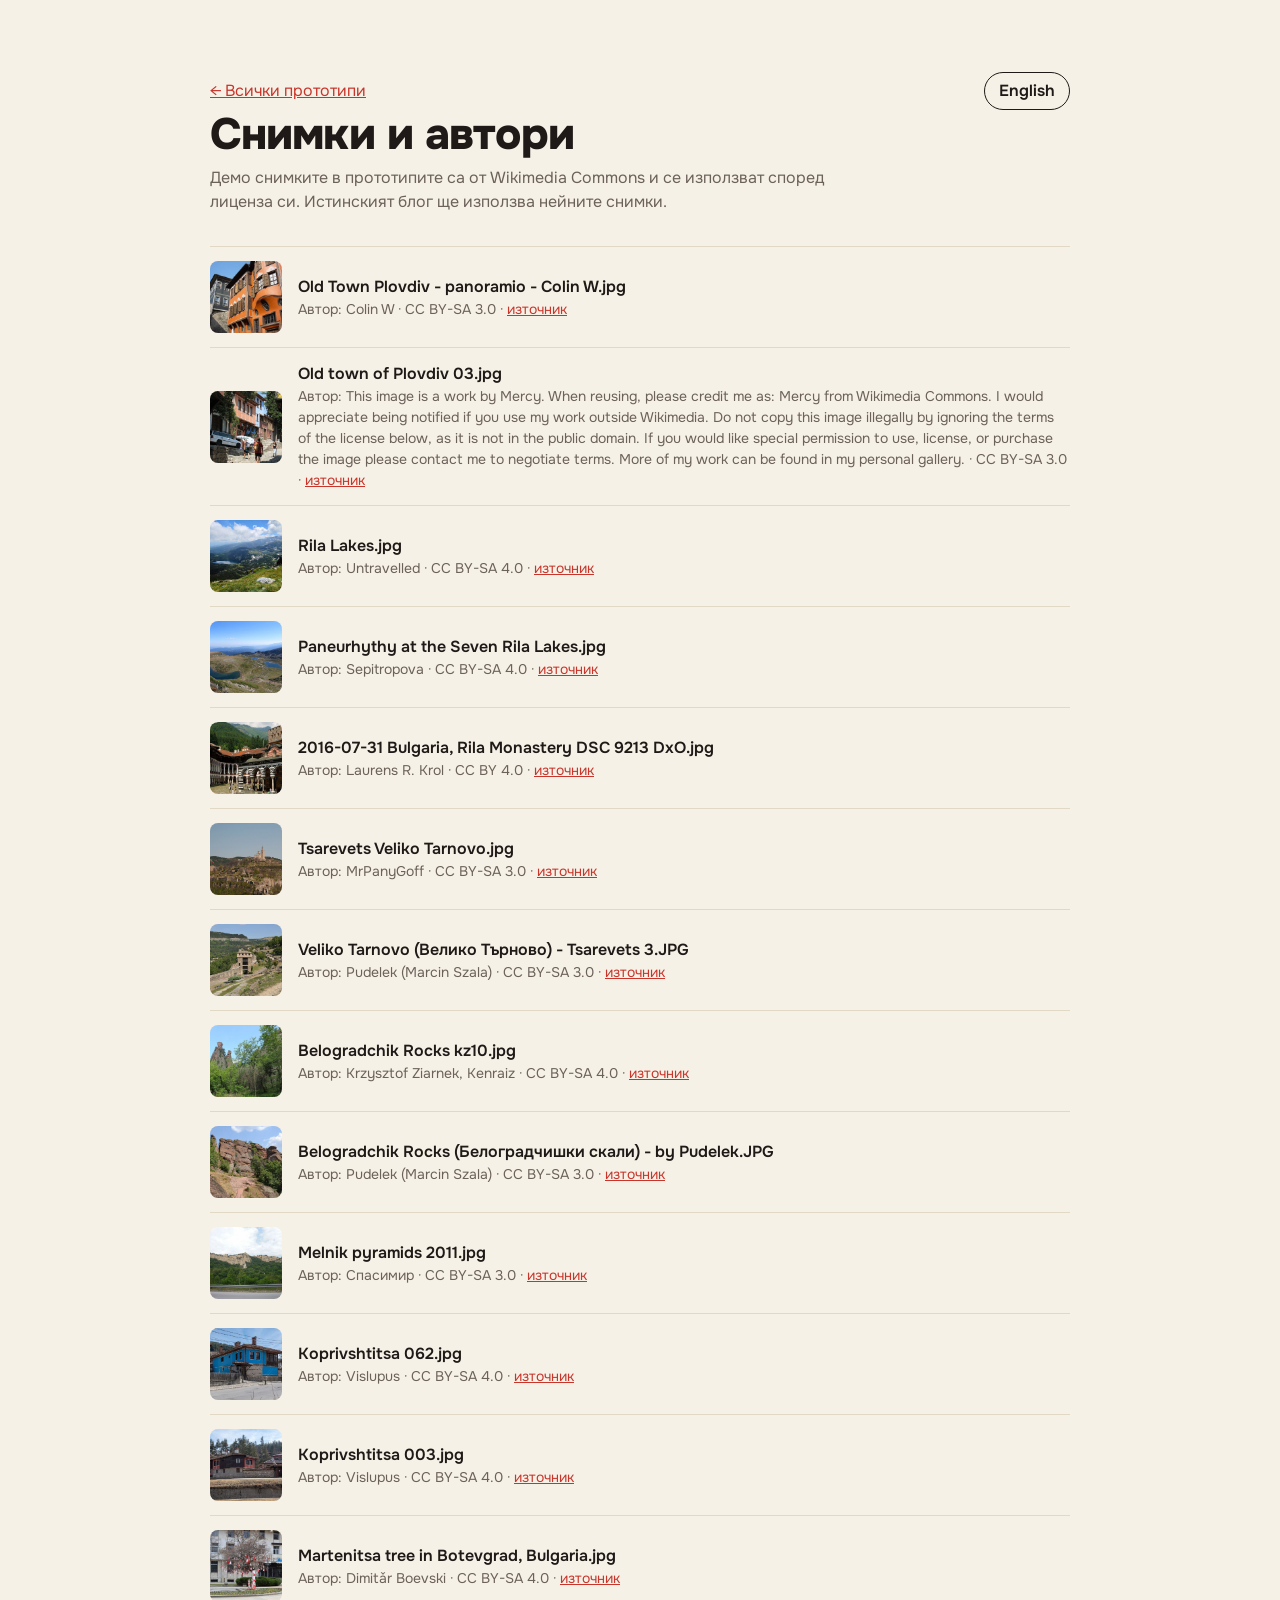
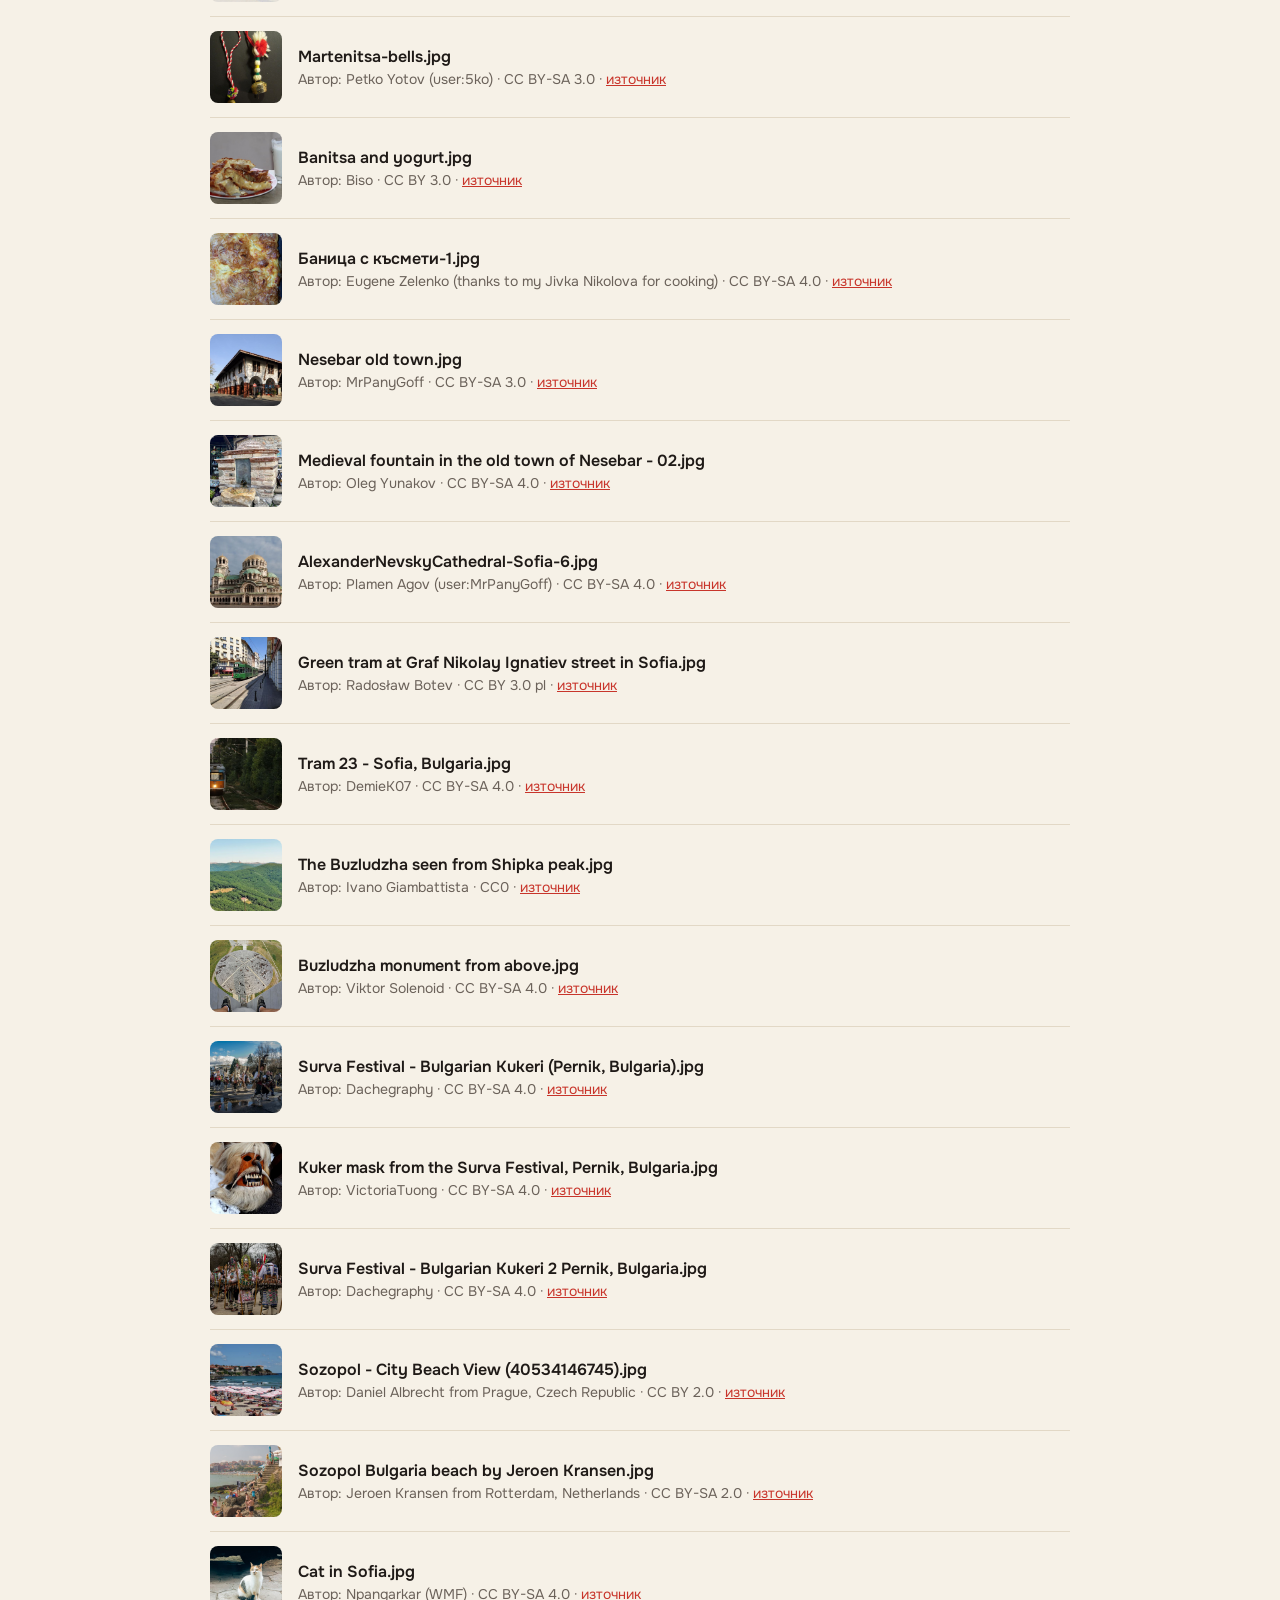
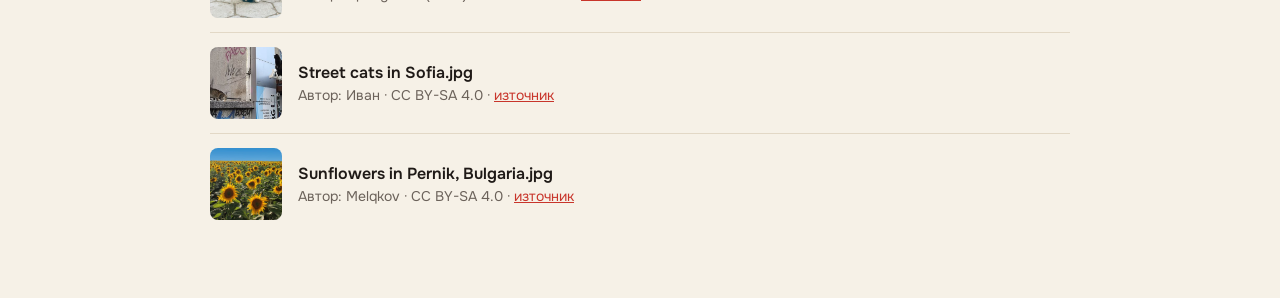
<file: shared/credits.html>
<!doctype html>
<html lang="bg">
<head>
  <meta charset="utf-8">
  <link rel="icon" href="../favicon.ico">
  <meta name="viewport" content="width=device-width, initial-scale=1">
  <title>Photo credits</title>
  <link rel="preconnect" href="https://fonts.googleapis.com">
  <link rel="preconnect" href="https://fonts.gstatic.com" crossorigin>
  <link href="https://fonts.googleapis.com/css2?family=Onest:wght@400;600;800&display=swap" rel="stylesheet">
  <style>
    :root {
      --bg: #f6f1e7;
      --ink: #1f1a17;
      --muted: #6b625a;
      --line: #e2d8c6;
      --accent: #c8352b;
    }
    @media (prefers-color-scheme: dark) {
      :root:not([data-theme="light"]) {
        --bg: #17130f;
        --ink: #f3ece1;
        --muted: #a99d8f;
        --line: #352d25;
        --accent: #ff7a6b;
      }
    }
    :root[data-theme="dark"] {
      --bg: #17130f;
      --ink: #f3ece1;
      --muted: #a99d8f;
      --line: #352d25;
      --accent: #ff7a6b;
    }
    * { box-sizing: border-box; }
    body {
      margin: 0;
      background: var(--bg);
      color: var(--ink);
      font: 16px/1.5 Onest, system-ui, sans-serif;
      padding: clamp(24px, 6vw, 72px) 16px 64px;
    }
    main { max-width: 860px; margin: 0 auto; }
    a { color: var(--accent); }
    .top { display: flex; justify-content: space-between; gap: 16px; align-items: baseline; flex-wrap: wrap; }
    h1 { font-size: clamp(28px, 5vw, 44px); line-height: 1.1; margin: 0 0 8px; font-weight: 800; letter-spacing: -0.02em; }
    p.lede { color: var(--muted); margin: 0 0 32px; max-width: 60ch; }
    button.lang {
      font: inherit; font-weight: 600; background: none; color: var(--ink);
      border: 1.5px solid var(--ink); border-radius: 999px; padding: 6px 14px; cursor: pointer;
    }
    button.lang:focus-visible, a:focus-visible { outline: 3px solid var(--accent); outline-offset: 3px; }
    ul { list-style: none; padding: 0; margin: 0; }
    li { display: grid; grid-template-columns: 72px 1fr; gap: 16px; padding: 14px 0; border-top: 1px solid var(--line); align-items: center; }
    li img { width: 72px; height: 72px; object-fit: cover; border-radius: 8px; background: var(--line); }
    .t { font-weight: 600; overflow-wrap: anywhere; }
    .m { color: var(--muted); font-size: 14px; overflow-wrap: anywhere; }
  </style>
</head>
<body>
  <main>
    <div class="top">
      <a href="../" data-i18n="back"></a>
      <button class="lang" type="button" data-i18n="switch"></button>
    </div>
    <h1 data-i18n="title"></h1>
    <p class="lede" data-i18n="lede"></p>
    <ul id="list"></ul>
  </main>
  <script src="content.js"></script>
  <script src="site.js"></script>
  <script>
    const T = {
      bg: {
        back: '← Всички прототипи',
        switch: 'English',
        title: 'Снимки и автори',
        lede: 'Демо снимките в прототипите са от Wikimedia Commons и се използват според лиценза си. Истинският блог ще използва нейните снимки.',
        by: 'Автор',
        source: 'източник',
      },
      en: {
        back: '← All prototypes',
        switch: 'Български',
        title: 'Photo credits',
        lede: 'The demo photos in these prototypes come from Wikimedia Commons and are used under their licences. The real blog will use her own photos.',
        by: 'By',
        source: 'source',
      },
    };
    const list = document.getElementById('list');
    let credits = [];

    function render() {
      const s = T[Blog.lang];
      document.querySelectorAll('[data-i18n]').forEach((el) => (el.textContent = s[el.dataset.i18n]));
      document.title = s.title;
      list.replaceChildren(
        ...credits.map((c) => {
          const li = document.createElement('li');
          const img = document.createElement('img');
          img.src = Blog.thumbUrl(c.file);
          img.alt = '';
          img.loading = 'lazy';
          const info = document.createElement('div');
          const t = document.createElement('div');
          t.className = 't';
          t.textContent = c.title.replace(/^File:/, '');
          const m = document.createElement('div');
          m.className = 'm';
          const a = document.createElement('a');
          a.href = c.source;
          a.textContent = s.source;
          a.rel = 'noopener';
          a.target = '_blank';
          m.append(`${s.by}: ${c.author || '—'} · ${c.license} · `, a);
          info.append(t, m);
          li.append(img, info);
          return li;
        }),
      );
    }

    document.querySelector('button.lang').addEventListener('click', Blog.toggleLang);
    Blog.onLangChange(render);
    fetch('photos/credits.json')
      .then((r) => r.json())
      .then((data) => {
        credits = data;
        render();
      });
    render();
  </script>
</body>
</html>
</file>
<file: gallery-develop/style.css>
/* Develop the photo — instant prints on a wooden desk. */

@property --r {
  syntax: '<percentage>';
  inherits: false;
  initial-value: 0%;
}

:root {
  --ink: #221b14;
  --ink-soft: #5d4f40;
  --paper: #f6f1e6;
  --frame: #f4f1ea;
  --marker: #1d2846;
  --mud: #50574c;
  --tape: rgba(236, 226, 197, 0.93);
  --red: #a3242c;
  --ease-out: cubic-bezier(0.22, 1, 0.36, 1);
  --ease-io: cubic-bezier(0.65, 0, 0.35, 1);
  --noise: url("data:image/svg+xml,%3Csvg xmlns='http://www.w3.org/2000/svg' width='180' height='180'%3E%3Cfilter id='n'%3E%3CfeTurbulence type='fractalNoise' baseFrequency='.85' numOctaves='2' stitchTiles='stitch'/%3E%3CfeColorMatrix values='0 0 0 0 .32 0 0 0 0 .27 0 0 0 0 .2 0 0 0 .1 0'/%3E%3C/filter%3E%3Crect width='100%25' height='100%25' filter='url(%23n)'/%3E%3C/svg%3E");
  --rub-cursor: url("data:image/svg+xml,%3Csvg xmlns='http://www.w3.org/2000/svg' width='36' height='36'%3E%3Ccircle cx='18' cy='18' r='12' fill='rgba(255,255,255,.22)' stroke='%231d2846' stroke-width='3'/%3E%3Ccircle cx='18' cy='18' r='12' fill='none' stroke='white' stroke-width='1.4'/%3E%3Ccircle cx='18' cy='18' r='2.2' fill='white' stroke='%231d2846'/%3E%3C/svg%3E") 18 18;
  color-scheme: light;
}

* {
  box-sizing: border-box;
}

html,
body {
  margin: 0;
  height: 100%;
  overflow: hidden;
  background: #6d5038;
  color: var(--ink);
  font-family: 'Onest', system-ui, sans-serif;
  -webkit-font-smoothing: antialiased;
  -webkit-tap-highlight-color: transparent;
}

button {
  font: inherit;
  color: inherit;
}

:focus-visible {
  outline: 2px solid #ffd36b;
  outline-offset: 3px;
}

.sr-only {
  position: absolute;
  width: 1px;
  height: 1px;
  overflow: hidden;
  clip: rect(0 0 0 0);
  white-space: nowrap;
}

/* ------------------------------------------------------------------ scene */
.scene {
  position: fixed;
  inset: 0;
  height: 100dvh;
  overflow: hidden;
  display: grid;
  grid-template-columns: clamp(168px, 14.5vw, 236px) minmax(0, 1fr);
  grid-template-rows: auto auto minmax(0, 1fr) auto;
  grid-template-areas:
    'top top'
    'boxes head'
    'boxes table'
    'foot foot';
  background: radial-gradient(ellipse at 20% 0%, #b88d62, #7d5a3d 70%, #5e432d);
}

.wood {
  position: absolute;
  inset: 0;
  width: 100%;
  height: 100%;
  object-fit: cover;
  z-index: 0;
  opacity: 0;
  transition: opacity 0.9s ease;
}
.scene.is-ready .wood {
  opacity: 1;
}
.scene.no-webgl .wood {
  display: none;
}

.light {
  position: absolute;
  inset: 0;
  pointer-events: none;
  overflow: hidden;
  z-index: 50;
}
.light__pool {
  position: absolute;
  inset: -10%;
  background: radial-gradient(ellipse 55% 45% at 14% 4%, rgba(255, 236, 200, 0.2), transparent 70%);
}
.light__leaves {
  position: absolute;
  width: 46vmax;
  height: 46vmax;
  right: -14vmax;
  top: -16vmax;
  opacity: 0.13;
  transform-origin: 85% 10%;
  animation: sway 11s ease-in-out infinite alternate;
  will-change: transform;
}
.light__leaves i {
  position: absolute;
  left: var(--x);
  top: var(--y);
  width: 36%;
  height: 13%;
  border-radius: 50%;
  background: radial-gradient(closest-side, rgba(24, 14, 6, 0.95), rgba(24, 14, 6, 0.55) 55%, rgba(24, 14, 6, 0) 100%);
  transform: rotate(var(--a));
}
.light__leaves b {
  position: absolute;
  left: 20%;
  top: -10%;
  width: 2.2%;
  height: 90%;
  background: linear-gradient(90deg, transparent, rgba(24, 14, 6, 0.7), transparent);
  transform: rotate(-24deg);
  transform-origin: 50% 0;
}
@keyframes sway {
  from {
    transform: rotate(-2.5deg);
  }
  to {
    transform: rotate(2.5deg) translate(1%, 0.6%);
  }
}

.props {
  position: absolute;
  inset: 0;
  pointer-events: none;
  z-index: 1;
}
.stain {
  position: absolute;
  right: 7%;
  bottom: 9%;
  width: clamp(110px, 10vw, 170px);
  aspect-ratio: 1;
  border-radius: 50%;
  transform: rotate(14deg);
  background:
    radial-gradient(circle at 50% 50%, transparent 58%, rgba(82, 44, 18, 0.16) 63%, rgba(82, 44, 18, 0.05) 66.5%, transparent 69%),
    radial-gradient(circle at 53% 47%, transparent 60%, rgba(82, 44, 18, 0.1) 64%, transparent 67.5%);
}

/* ------------------------------------------------------------------ header */
.top {
  grid-area: top;
  position: relative;
  z-index: 30;
  display: flex;
  align-items: flex-start;
  justify-content: space-between;
  gap: 16px 24px;
  padding: max(18px, env(safe-area-inset-top)) max(26px, env(safe-area-inset-right)) 4px max(26px, env(safe-area-inset-left));
}

.tape {
  display: inline-block;
  text-decoration: none;
  filter: drop-shadow(0 1px 1px rgba(40, 24, 10, 0.25)) drop-shadow(0 3px 5px rgba(40, 24, 10, 0.18));
  transform: rotate(-2.4deg);
  transition: transform 0.4s var(--ease-out);
}
.tape:hover {
  transform: rotate(-1.2deg) translateY(-1px);
}
.tape__name {
  display: block;
  padding: 9px 30px 7px;
  font: 700 36px/1 'Caveat', cursive;
  color: var(--marker);
  background:
    linear-gradient(90deg, rgba(255, 255, 255, 0.18), transparent 30%, rgba(0, 0, 0, 0.03) 70%, rgba(255, 255, 255, 0.12)),
    var(--noise),
    var(--tape);
  clip-path: polygon(0 6%, 3% 0, 97% 2%, 100% 8%, 98.4% 22%, 100% 36%, 98% 52%, 100% 68%, 98.5% 84%, 100% 97%, 96% 100%, 3% 98%, 0 92%, 1.6% 76%, 0 60%, 2% 44%, 0 28%, 1.8% 14%);
}
.brand {
  display: flex;
  flex-direction: column;
  align-items: flex-start;
  gap: 8px;
}
.labtag {
  margin: 0 0 0 14px;
  font: 700 10.5px/1.3 'Onest', sans-serif;
  letter-spacing: 0.18em;
  text-transform: uppercase;
  color: rgba(34, 22, 12, 0.8);
}

.top__right {
  display: flex;
  align-items: flex-start;
  gap: 18px;
}
.actions,
.tools {
  display: flex;
  align-items: flex-start;
  gap: 14px;
}

/* Label-maker tape buttons */
.dymo {
  --tape-c: #1d1c1f;
  position: relative;
  display: inline-flex;
  align-items: center;
  gap: 0.5em;
  min-height: 38px;
  padding: 0.82em 1.2em 0.76em;
  border: 0;
  border-radius: 2px;
  font: 700 11px/1 'Unbounded', sans-serif;
  letter-spacing: 0.15em;
  text-transform: uppercase;
  text-decoration: none;
  white-space: nowrap;
  color: #f6f2ea;
  text-shadow: 0 1px 0 rgba(0, 0, 0, 0.6), 0 -0.5px 0 rgba(255, 255, 255, 0.25);
  background:
    linear-gradient(180deg, rgba(255, 255, 255, 0.16), rgba(255, 255, 255, 0) 38%, rgba(0, 0, 0, 0.16)),
    repeating-linear-gradient(90deg, rgba(255, 255, 255, 0.025) 0 2px, transparent 2px 5px),
    var(--tape-c);
  box-shadow:
    inset 0 1px 0 rgba(255, 255, 255, 0.2),
    inset 0 -1px 0 rgba(0, 0, 0, 0.35),
    0 1px 1px rgba(0, 0, 0, 0.3),
    0 6px 12px -5px rgba(0, 0, 0, 0.5);
  transform: rotate(var(--tilt, -0.8deg));
  cursor: pointer;
  transition:
    transform 0.3s var(--ease-out),
    box-shadow 0.3s var(--ease-out),
    filter 0.2s;
}
.dymo:hover {
  transform: rotate(var(--tilt, -0.8deg)) translateY(-2px);
  box-shadow:
    inset 0 1px 0 rgba(255, 255, 255, 0.2),
    inset 0 -1px 0 rgba(0, 0, 0, 0.35),
    0 2px 2px rgba(0, 0, 0, 0.25),
    0 12px 18px -6px rgba(0, 0, 0, 0.5);
}
.dymo:active {
  transform: rotate(var(--tilt, -0.8deg)) translateY(1px) scale(0.98);
  filter: brightness(0.92);
  box-shadow:
    inset 0 1px 0 rgba(255, 255, 255, 0.15),
    inset 0 -1px 0 rgba(0, 0, 0, 0.35),
    0 1px 1px rgba(0, 0, 0, 0.3);
}
.dymo--red {
  --tape-c: #a1232b;
  --tilt: -1.4deg;
}
.dymo--black {
  --tape-c: #1d1c1f;
  --tilt: 0.9deg;
}
.dymo--blue {
  --tape-c: #1f3b6e;
  --tilt: -0.5deg;
}
.dymo__short {
  display: none;
}

.ctl {
  position: relative;
}
.ctl__note {
  position: absolute;
  top: calc(100% + 7px);
  right: 6px;
  padding: 2px 10px 3px;
  font: 700 18px/1 'Caveat', cursive;
  color: var(--marker);
  white-space: nowrap;
  background: var(--noise), var(--tape);
  transform: rotate(-3deg);
  box-shadow: 0 1px 2px rgba(40, 24, 10, 0.25);
  pointer-events: none;
}

/* Language: two tiny instant prints. The chosen one is developed. */
.lang {
  display: flex;
  gap: 7px;
}
.lang__print {
  position: relative;
  width: 42px;
  padding: 4px 4px 13px;
  border: 0;
  border-radius: 1.5px;
  background: var(--noise), var(--frame);
  box-shadow:
    0 1px 1px rgba(30, 18, 8, 0.3),
    0 5px 9px -4px rgba(30, 18, 8, 0.45);
  cursor: pointer;
  transform: rotate(-3deg);
  transition:
    transform 0.35s var(--ease-out),
    box-shadow 0.35s var(--ease-out);
}
.lang__print + .lang__print {
  transform: rotate(2.5deg);
}
.lang__print:hover {
  transform: rotate(0deg) translateY(-2px);
  box-shadow:
    0 2px 2px rgba(30, 18, 8, 0.25),
    0 10px 14px -6px rgba(30, 18, 8, 0.5);
}
.lang__win {
  position: relative;
  display: grid;
  place-items: center;
  height: 30px;
  overflow: hidden;
  background: var(--mud);
}
.lang__win::before,
.lang__win::after {
  content: '';
  position: absolute;
  inset: 0;
}
.lang__win::before {
  background:
    radial-gradient(circle at 70% 30%, #ffe3a1 0 18%, transparent 19%),
    linear-gradient(170deg, #f5c46c, #e27e52 52%, #7c4a68);
  filter: saturate(0) brightness(0.45) contrast(0.6);
  opacity: 0;
  transition:
    filter 1.3s var(--ease-out),
    opacity 0.6s ease;
}
.lang__win::after {
  background:
    radial-gradient(circle at 30% 70%, rgba(80, 120, 120, 0.25), transparent 60%),
    var(--mud);
  transition: opacity 1.1s var(--ease-out);
}
.lang__print.is-active .lang__win::before {
  opacity: 1;
  filter: none;
}
.lang__print.is-active .lang__win::after {
  opacity: 0;
}
.lang__win b {
  position: relative;
  z-index: 1;
  font: 800 12px/1 'Unbounded', sans-serif;
  letter-spacing: 0.04em;
  color: #e9e7dd;
  transition: color 0.8s ease;
}
.lang__print.is-active .lang__win b {
  color: #fffaf0;
  text-shadow: 0 1px 2px rgba(60, 20, 10, 0.55);
}
.lang__print.is-active {
  cursor: default;
}

/* ------------------------------------------------------------------ album heading */
.head {
  grid-area: head;
  position: relative;
  z-index: 12;
  display: flex;
  align-items: flex-end;
  justify-content: space-between;
  gap: 12px 28px;
  padding: 8px max(28px, env(safe-area-inset-right)) 0 10px;
  pointer-events: none;
}
.head > * {
  pointer-events: auto;
}
.head__card {
  position: relative;
  padding: 10px 18px 11px;
  background:
    linear-gradient(transparent 31px, rgba(160, 60, 60, 0.2) 31px 32px, transparent 32px),
    var(--noise),
    #f8f2e4;
  transform: rotate(-1deg);
  box-shadow:
    0 1px 1px rgba(30, 18, 8, 0.25),
    0 8px 14px -8px rgba(30, 18, 8, 0.45);
}
.head__title {
  margin: 0;
  font: 700 12.5px/1.2 'Unbounded', sans-serif;
  letter-spacing: 0.14em;
  text-transform: uppercase;
  color: var(--ink);
}
.head__title small {
  margin-left: 0.6em;
  font: 500 11.5px/1 'Onest', sans-serif;
  letter-spacing: 0.06em;
  text-transform: none;
  color: var(--ink-soft);
}
.head__note {
  margin: 6px 0 0;
  font: 600 22px/1.1 'Caveat', cursive;
  color: var(--marker);
}
.head__hint {
  margin: 0 0 4px;
  max-width: 36ch;
  padding: 7px 12px;
  font: 500 13px/1.35 'Onest', sans-serif;
  color: #2a2016;
  background: rgba(248, 242, 228, 0.82);
  border-radius: 3px;
  box-shadow: 0 4px 10px -6px rgba(30, 18, 8, 0.5);
}

/* ------------------------------------------------------------------ the table and prints */
.table {
  grid-area: table;
  position: relative;
  z-index: 10;
  margin: 12px max(28px, env(safe-area-inset-right)) 8px 14px;
  touch-action: none;
}

.print {
  position: absolute;
  left: 0;
  top: 0;
  width: var(--pw, 240px);
  transform-origin: 50% 50%;
  will-change: transform;
  touch-action: none;
  user-select: none;
  -webkit-user-select: none;
  -webkit-touch-callout: none;
  outline: none;
}
.print__paper {
  position: relative;
  padding: calc(var(--pw) * 0.058) calc(var(--pw) * 0.058) calc(var(--pw) * 0.235);
  background:
    linear-gradient(160deg, rgba(255, 255, 255, 0.5), rgba(255, 255, 255, 0) 40%, rgba(120, 100, 80, 0.06)),
    var(--noise),
    var(--frame);
  border-radius: calc(var(--pw) * 0.01);
  box-shadow:
    inset 0 0 0 0.5px rgba(80, 60, 40, 0.12),
    0 0.5px 1px rgba(30, 18, 8, 0.3),
    0 3px 6px -2px rgba(30, 18, 8, 0.25),
    7px 14px 22px -8px rgba(30, 18, 8, 0.42);
  transition: box-shadow 0.4s var(--ease-out);
}
.print__window {
  position: relative;
  aspect-ratio: var(--ar);
  overflow: hidden;
  background: var(--mud);
}
.print__window::after {
  content: '';
  position: absolute;
  inset: 0;
  pointer-events: none;
  box-shadow:
    inset 0 1px 1.5px rgba(0, 0, 0, 0.35),
    inset 0 0 0 0.5px rgba(0, 0, 0, 0.25);
}
.print__canvas {
  position: absolute;
  inset: 0;
  width: 100%;
  height: 100%;
  display: block;
}
.print__gloss {
  position: absolute;
  inset: 0;
  pointer-events: none;
  background:
    radial-gradient(circle at var(--gx, 26%) var(--gy, 18%), rgba(255, 255, 255, 0.34), rgba(255, 255, 255, 0.08) 24%, transparent 46%),
    linear-gradient(118deg, transparent 36%, rgba(255, 255, 255, 0.09) 46%, transparent 57%);
  opacity: 0.85;
  transition: opacity 0.8s ease;
}
.print.is-developed .print__gloss {
  opacity: 0.45;
}
.print__caption {
  position: absolute;
  left: 6%;
  right: 6%;
  bottom: 0;
  height: calc(var(--pw) * 0.235);
  margin: 0;
  display: flex;
  align-items: center;
  justify-content: center;
  flex-wrap: wrap;
  align-content: center;
  text-align: center;
  font: 600 calc(var(--pw) * 0.074) / 1 'Caveat', cursive;
  color: var(--marker);
  text-shadow: 0 0 0.6px rgba(29, 40, 70, 0.55);
  transform: rotate(-1.3deg);
  pointer-events: none;
}
.print__caption[data-size='l'] {
  font-size: calc(var(--pw) * 0.09);
}
.print__caption[data-size='s'] {
  font-size: calc(var(--pw) * 0.064);
}
.print--large .print__caption {
  font-size: min(calc(var(--pw) * 0.066), 40px);
}
.print__caption .ink {
  display: block;
  width: 100%;
  text-wrap: balance;
}
.print__caption .w {
  display: inline-block;
  white-space: nowrap;
}
.print__caption .ch {
  display: inline-block;
  opacity: 0;
  transform: translateY(0.08em) scale(0.9) rotate(-4deg);
  filter: blur(0.6px);
  transition:
    opacity 0.16s ease,
    transform 0.32s var(--ease-out),
    filter 0.32s ease;
  transition-delay: calc(var(--i) * 34ms + 120ms);
}
.print__caption.is-written .ch {
  opacity: 1;
  transform: none;
  filter: none;
}
.print__caption.is-instant .ch {
  transition: none;
}
.print__caption.is-erasing .ch {
  opacity: 0;
  transition-delay: 0s;
  transition-duration: 0.2s;
}

@media (hover: hover) and (pointer: fine) {
  .print__paper {
    cursor: grab;
  }
  .print:not(.is-developed) .print__window {
    cursor: var(--rub-cursor), crosshair;
  }
  .print.is-ready .print__window {
    cursor: zoom-in;
  }
  .print:hover .print__paper {
    box-shadow:
      inset 0 0 0 0.5px rgba(80, 60, 40, 0.12),
      0 0.5px 1px rgba(30, 18, 8, 0.3),
      0 5px 9px -2px rgba(30, 18, 8, 0.25),
      10px 20px 30px -10px rgba(30, 18, 8, 0.46);
  }
}
.print.is-lifted .print__paper {
  cursor: grabbing;
  box-shadow:
    inset 0 0 0 0.5px rgba(80, 60, 40, 0.12),
    0 1px 2px rgba(30, 18, 8, 0.2),
    0 10px 16px -6px rgba(30, 18, 8, 0.3),
    18px 34px 46px -12px rgba(30, 18, 8, 0.48);
}
.print.is-rubbing .print__gloss {
  opacity: 1;
}
.print:focus-visible .print__paper {
  outline: 2px dashed #ffd36b;
  outline-offset: 6px;
}

/* ------------------------------------------------------------------ film boxes */
.boxes {
  grid-area: boxes;
  position: relative;
  z-index: 8;
  display: flex;
  flex-direction: column;
  justify-content: center;
  gap: 4px;
  padding: 6px 0 10px;
  min-height: 0;
}
.box {
  position: relative;
  flex: none;
  width: 100%;
  aspect-ratio: 1.6;
  padding: 0;
  border: 0;
  background: none;
  text-align: left;
  cursor: pointer;
  transform: translateX(-20%) rotate(var(--tilt));
  transition: transform 0.55s var(--ease-out);
  filter: drop-shadow(0 1px 1px rgba(30, 18, 8, 0.35)) drop-shadow(6px 10px 10px rgba(30, 18, 8, 0.32));
}
.box:hover {
  transform: translateX(-11%) rotate(var(--tilt));
}
.box[aria-pressed='true'] {
  transform: translateX(-3%) rotate(calc(var(--tilt) * 0.4));
}
.box:focus-visible {
  outline: none;
}
.box:focus-visible .box__top {
  outline: 2px dashed #ffd36b;
  outline-offset: 4px;
}
.box__top {
  position: absolute;
  inset: 0 0 10% 0;
  display: grid;
  grid-template-columns: 36% 1fr;
  overflow: hidden;
  border-radius: 3px 3px 1px 1px;
  background:
    linear-gradient(180deg, rgba(255, 255, 255, 0.35), transparent 30%),
    var(--noise),
    #efe6d2;
}
.box__band {
  position: relative;
  overflow: hidden;
  background:
    repeating-conic-gradient(from -90deg at 100% 52%, rgba(255, 255, 255, 0.14) 0 5deg, transparent 5deg 13deg),
    var(--band);
}
.box__sun {
  position: absolute;
  width: 74%;
  aspect-ratio: 1;
  right: -37%;
  top: 52%;
  border-radius: 50%;
  translate: 0 -50%;
  background: var(--sun);
  box-shadow: 0 0 0 5px color-mix(in srgb, var(--sun) 35%, transparent);
}
.box__label {
  display: flex;
  flex-direction: column;
  min-width: 0;
  padding: 10% 9% 7% 11%;
}
.box__brand {
  font: 800 clamp(12px, 0.95vw, 15px)/1 'Unbounded', sans-serif;
  letter-spacing: 0.05em;
  color: var(--band);
}
.box__sub {
  margin-top: 3px;
  font: 600 7.5px/1.1 'Onest', sans-serif;
  letter-spacing: 0.18em;
  text-transform: uppercase;
  color: rgba(40, 30, 20, 0.62);
}
.box__title {
  margin-top: auto;
  font: 700 clamp(10px, 0.82vw, 13px)/1.1 'Unbounded', sans-serif;
  letter-spacing: -0.01em;
  color: #241a11;
  overflow-wrap: anywhere;
}
.box__meta {
  margin-top: 3px;
  font: 500 10px/1.1 'Onest', sans-serif;
  color: rgba(36, 26, 17, 0.72);
  white-space: nowrap;
}
.box.is-done .box__meta::after {
  content: ' ✓';
  color: var(--band);
  font-weight: 700;
}
.box__side {
  position: absolute;
  left: 0.5%;
  right: 0.5%;
  bottom: 0;
  height: 11%;
  display: flex;
  align-items: center;
  justify-content: flex-end;
  padding-right: 7%;
  border-radius: 0 0 3px 3px;
  background: linear-gradient(180deg, color-mix(in srgb, var(--band) 75%, #000), color-mix(in srgb, var(--band) 55%, #000));
}
.box__warn {
  font: 700 6.5px/1 'Unbounded', sans-serif;
  letter-spacing: 0.24em;
  text-transform: uppercase;
  color: rgba(255, 255, 255, 0.7);
}
.box__peek {
  position: absolute;
  left: 46%;
  width: 40%;
  height: 34%;
  top: 0;
  background: var(--noise), var(--frame);
  border-radius: 2px;
  box-shadow: 0 1px 2px rgba(0, 0, 0, 0.3);
  transform: translateY(10%) rotate(-5deg);
  transition: transform 0.6s var(--ease-out);
}
.box__peek::after {
  content: '';
  position: absolute;
  inset: 12% 10% auto;
  height: 70%;
  background: var(--mud);
}
.box[aria-pressed='true'] .box__peek {
  transform: translateY(-46%) rotate(-5deg);
}

/* ------------------------------------------------------------------ footer */
.foot {
  grid-area: foot;
  position: relative;
  z-index: 20;
  display: flex;
  justify-content: space-between;
  align-items: center;
  gap: 12px;
  padding: 4px max(20px, env(safe-area-inset-right)) max(12px, env(safe-area-inset-bottom)) max(20px, env(safe-area-inset-left));
}
.foot__link {
  padding: 5px 10px;
  border-radius: 99px;
  font: 500 12px/1.2 'Onest', sans-serif;
  color: #f7f1e5;
  text-decoration: none;
  background: rgba(30, 20, 12, 0.5);
  transition: background 0.2s;
}
.foot__link:hover {
  background: rgba(30, 20, 12, 0.75);
  text-decoration: underline;
  text-underline-offset: 2px;
}

/* ------------------------------------------------------------------ phone pager & actions */
.pager,
.phone-actions {
  display: none;
}
.pager__btn {
  display: grid;
  place-items: center;
  width: 40px;
  height: 40px;
  border: 0;
  border-radius: 50%;
  background: rgba(248, 242, 228, 0.88);
  color: var(--ink);
  box-shadow: 0 3px 8px -4px rgba(30, 18, 8, 0.6);
  cursor: pointer;
  transition:
    opacity 0.3s,
    transform 0.2s;
}
.pager__btn:active {
  transform: scale(0.94);
}
.pager__btn:disabled {
  opacity: 0.35;
  cursor: default;
}
.pager__btn svg,
.round svg {
  width: 20px;
  height: 20px;
  fill: none;
  stroke: currentColor;
  stroke-width: 2;
  stroke-linecap: round;
  stroke-linejoin: round;
}
.pager__count {
  min-width: 7ch;
  padding: 6px 12px;
  text-align: center;
  font: 700 12px/1 'Unbounded', sans-serif;
  letter-spacing: 0.08em;
  color: #2a2016;
  background: rgba(248, 242, 228, 0.85);
  border-radius: 99px;
}

/* ------------------------------------------------------------------ first-visit rub cue */
.rubcue {
  position: absolute;
  left: 0;
  top: 0;
  z-index: 40;
  pointer-events: none;
  opacity: 0;
  transform: translate(var(--x, -200px), var(--y, -200px));
  transition: opacity 0.6s ease;
}
.rubcue.is-on {
  opacity: 1;
  transition-delay: 1.4s;
}
.rubcue__tip {
  position: absolute;
  width: 46px;
  height: 46px;
  margin: -23px 0 0 -23px;
  border-radius: 50%;
  background: radial-gradient(circle, rgba(255, 255, 255, 0.6), rgba(255, 255, 255, 0.18) 58%, transparent 70%);
  box-shadow: 0 0 0 1.5px rgba(255, 255, 255, 0.7);
  animation: rubcue 1.7s ease-in-out infinite;
}
@keyframes rubcue {
  0%,
  100% {
    transform: translate(calc(-46px * var(--s, 1)), calc(-12px * var(--s, 1))) scale(0.96);
  }
  25% {
    transform: translate(calc(42px * var(--s, 1)), calc(4px * var(--s, 1))) scale(1);
  }
  50% {
    transform: translate(calc(-34px * var(--s, 1)), calc(16px * var(--s, 1))) scale(0.96);
  }
  75% {
    transform: translate(calc(40px * var(--s, 1)), calc(-8px * var(--s, 1))) scale(1);
  }
}
.rubcue__label {
  position: absolute;
  left: 0;
  top: calc(34px + 30px * var(--s, 1));
  translate: -50% 0;
  padding: 2px 12px 4px;
  font: 700 22px/1 'Caveat', cursive;
  color: var(--marker);
  background: var(--noise), var(--tape);
  transform: rotate(-3deg);
  box-shadow: 0 1px 2px rgba(30, 18, 8, 0.3);
  white-space: nowrap;
}

/* ------------------------------------------------------------------ notes */
.notes {
  position: fixed;
  inset: 0;
  z-index: 95;
  pointer-events: none;
}
.note {
  position: absolute;
  max-width: min(330px, calc(100vw - 32px));
  padding: 15px 18px 13px;
  font: 600 21px/1.18 'Caveat', cursive;
  color: var(--marker);
  background:
    linear-gradient(transparent 0 calc(100% - 1px), rgba(29, 40, 70, 0.05) 0) 0 0 / 100% 1.18em,
    var(--noise),
    #fcf6e3;
  box-shadow:
    0 1px 2px rgba(30, 18, 8, 0.25),
    0 14px 26px -10px rgba(30, 18, 8, 0.55);
  opacity: 0;
  transform: rotate(var(--r)) translateY(-12px) scale(0.96);
  transition:
    opacity 0.3s ease,
    transform 0.5s var(--ease-out);
}
.note::before {
  content: '';
  position: absolute;
  top: -9px;
  left: 50%;
  width: 66px;
  height: 19px;
  translate: -50% 0;
  rotate: -4deg;
  background: var(--noise), var(--tape);
  box-shadow: 0 1px 1px rgba(30, 18, 8, 0.15);
}
.note.is-in {
  opacity: 1;
  transform: rotate(var(--r));
}
.note.is-out {
  opacity: 0;
  transform: rotate(var(--r)) translateY(10px);
}

/* ------------------------------------------------------------------ lightbox */
.lightbox {
  position: fixed;
  inset: 0;
  z-index: 60;
  display: grid;
  grid-template-rows: auto minmax(0, 1fr);
  height: 100dvh;
}
.lightbox[hidden] {
  display: none;
}
.lightbox__backdrop {
  position: absolute;
  inset: 0;
  background: radial-gradient(ellipse at 50% 45%, rgba(24, 17, 10, 0.8), rgba(10, 7, 4, 0.94));
  opacity: 0;
  transition: opacity 0.5s ease;
}
.lightbox.is-open .lightbox__backdrop {
  opacity: 1;
}
.lightbox.is-leaving .lightbox__backdrop {
  opacity: 0;
  transition-duration: 0.45s;
}
.lightbox__top {
  position: relative;
  z-index: 3;
  display: flex;
  align-items: center;
  justify-content: space-between;
  gap: 16px;
  padding: max(16px, env(safe-area-inset-top)) max(20px, env(safe-area-inset-right)) 0 max(24px, env(safe-area-inset-left));
  opacity: 0;
  transition: opacity 0.4s ease 0.2s;
}
.lightbox.is-open .lightbox__top,
.lightbox.is-open .lightbox__nav {
  opacity: 1;
}
.lightbox.is-leaving .lightbox__top,
.lightbox.is-leaving .lightbox__nav {
  opacity: 0;
  transition-delay: 0s;
}
.lightbox__meta {
  margin: 0;
  font: 700 12px/1.3 'Unbounded', sans-serif;
  letter-spacing: 0.14em;
  text-transform: uppercase;
  color: #f4ecdd;
}
.lightbox__stage {
  position: relative;
  z-index: 2;
  margin: 8px 88px 24px;
  touch-action: none;
}
.round {
  display: grid;
  place-items: center;
  width: 46px;
  height: 46px;
  border: 0;
  border-radius: 50%;
  background: rgba(250, 245, 235, 0.94);
  color: #1c1610;
  box-shadow: 0 6px 16px -6px rgba(0, 0, 0, 0.6);
  cursor: pointer;
  transition:
    transform 0.25s var(--ease-out),
    background 0.2s;
}
.round:hover {
  transform: scale(1.06);
  background: #fff;
}
.round:active {
  transform: scale(0.95);
}
.round--ink {
  background: transparent;
  box-shadow: none;
  border: 1px solid rgba(34, 27, 20, 0.2);
}
.round--ink:hover {
  background: rgba(34, 27, 20, 0.06);
}
.lightbox__nav {
  position: absolute;
  z-index: 3;
  top: 50%;
  margin-top: -23px;
  opacity: 0;
  transition: opacity 0.4s ease 0.25s;
}
.lightbox__nav--prev {
  left: max(22px, env(safe-area-inset-left));
}
.lightbox__nav--next {
  right: max(22px, env(safe-area-inset-right));
}

/* ------------------------------------------------------------------ list sheet */
.sheet {
  position: fixed;
  inset: 0;
  z-index: 70;
}
.sheet[hidden] {
  display: none;
}
.sheet__backdrop {
  position: absolute;
  inset: 0;
  background: rgba(14, 9, 5, 0.5);
  opacity: 0;
  transition: opacity 0.4s ease;
}
.sheet__panel {
  position: absolute;
  top: 0;
  right: 0;
  bottom: 0;
  width: min(500px, 100%);
  overflow-y: auto;
  overscroll-behavior: contain;
  padding: max(20px, env(safe-area-inset-top)) max(28px, env(safe-area-inset-right)) max(40px, env(safe-area-inset-bottom)) 40px;
  background:
    linear-gradient(90deg, transparent 22px, rgba(170, 50, 50, 0.28) 22px 23px, transparent 23px),
    var(--noise),
    var(--paper);
  box-shadow: -24px 0 60px -24px rgba(0, 0, 0, 0.6);
  transform: translateX(104%) rotate(1.5deg);
  transform-origin: 100% 0;
  transition: transform 0.55s var(--ease-out);
}
.sheet.is-open .sheet__backdrop {
  opacity: 1;
}
.sheet.is-open .sheet__panel {
  transform: none;
}
.sheet.is-leaving .sheet__panel {
  transition-duration: 0.4s;
  transition-timing-function: var(--ease-io);
}
.sheet__head {
  display: flex;
  align-items: center;
  justify-content: space-between;
  gap: 12px;
  margin-bottom: 6px;
}
.sheet__title,
.sheet__sub {
  margin: 0;
  font: 700 13px/1.3 'Unbounded', sans-serif;
  letter-spacing: 0.14em;
  text-transform: uppercase;
  color: var(--ink);
}
.sheet__title:focus {
  outline: none;
}
.sheet__sub {
  margin: 34px 0 4px;
}
.plist,
.alist {
  list-style: none;
  margin: 0;
  padding: 0;
}
.plist__item,
.alist__item {
  display: grid;
  gap: 3px;
  padding: 14px 10px 15px;
  margin: 0 -10px;
  border-bottom: 1px solid rgba(34, 27, 20, 0.12);
  border-radius: 4px;
  text-decoration: none;
  color: var(--ink);
  transition: background 0.2s;
}
.plist__item:hover,
.alist__item:hover {
  background: rgba(34, 27, 20, 0.05);
}
.plist__item:hover .plist__title,
.alist__item:hover .alist__title {
  text-decoration: underline;
  text-decoration-thickness: 1px;
  text-underline-offset: 3px;
}
.plist__type {
  font: 600 11px/1.2 'Onest', sans-serif;
  letter-spacing: 0.14em;
  text-transform: uppercase;
  color: var(--red);
}
.plist__title,
.alist__title {
  font: 600 19px/1.28 'Literata', Georgia, serif;
}
.plist__meta,
.alist__meta,
.alist__note {
  font: 400 13.5px/1.4 'Onest', sans-serif;
  color: var(--ink-soft);
}
.alist__note {
  font: 600 18px/1.15 'Caveat', cursive;
  color: var(--marker);
}
.plist__flag {
  margin-left: 8px;
  padding: 1px 7px;
  border-radius: 99px;
  font-size: 11.5px;
  background: #efe0b4;
  color: #3d3220;
}

/* ------------------------------------------------------------------ reader */
.reader {
  position: fixed;
  inset: 0;
  z-index: 80;
  height: 100dvh;
  background: var(--noise), var(--paper);
}
.reader[hidden] {
  display: none;
}
.reader__scroll {
  position: absolute;
  inset: 0;
  overflow-y: auto;
  overscroll-behavior: contain;
}
.reader__mud {
  --r: 160%;
  position: absolute;
  inset: 0;
  z-index: 5;
  pointer-events: none;
  background:
    radial-gradient(ellipse at 30% 70%, rgba(70, 110, 105, 0.35), transparent 60%),
    var(--noise),
    var(--mud);
  -webkit-mask-image: radial-gradient(circle at var(--ox, 50%) var(--oy, 30%), transparent var(--r), #000 calc(var(--r) + 24%));
  mask-image: radial-gradient(circle at var(--ox, 50%) var(--oy, 30%), transparent var(--r), #000 calc(var(--r) + 24%));
  opacity: 0;
}
.reader.is-entering {
  animation: reader-in 0.22s ease both;
}
.reader.is-entering .reader__mud {
  animation: mud-clear 1.3s cubic-bezier(0.45, 0, 0.25, 1) both;
}
.reader.is-entering .reader__scroll {
  animation: reader-develop 1.5s cubic-bezier(0.3, 0.1, 0.2, 1) both;
}
.reader.is-leaving {
  animation: reader-out 0.62s ease both;
}
.reader.is-leaving .reader__mud {
  animation: mud-return 0.45s cubic-bezier(0.55, 0, 0.75, 0.3) both;
}
@keyframes reader-in {
  from {
    opacity: 0;
  }
}
@keyframes mud-clear {
  0% {
    opacity: 1;
    --r: -24%;
  }
  100% {
    opacity: 1;
    --r: 150%;
  }
}
@keyframes reader-develop {
  0% {
    filter: brightness(0.42) contrast(0.5) saturate(0);
  }
  45% {
    filter: brightness(0.7) contrast(0.72) saturate(0.25) hue-rotate(-14deg);
  }
  100% {
    filter: none;
  }
}
@keyframes mud-return {
  0% {
    opacity: 1;
    --r: 150%;
  }
  100% {
    opacity: 1;
    --r: -24%;
  }
}
@keyframes reader-out {
  0%,
  70% {
    opacity: 1;
  }
  100% {
    opacity: 0;
  }
}

.reader__bar {
  position: sticky;
  top: 0;
  z-index: 3;
  display: flex;
  align-items: center;
  justify-content: space-between;
  gap: 16px;
  padding: max(14px, env(safe-area-inset-top)) max(22px, env(safe-area-inset-right)) 18px max(22px, env(safe-area-inset-left));
  background: linear-gradient(var(--paper) 72%, rgba(246, 241, 230, 0));
}
.reader__back {
  display: inline-flex;
  align-items: center;
  gap: 8px;
  min-height: 44px;
  padding: 8px 18px 8px 12px;
  border: 1px solid rgba(34, 27, 20, 0.18);
  border-radius: 99px;
  background: rgba(255, 252, 245, 0.85);
  font: 600 14px/1 'Onest', sans-serif;
  cursor: pointer;
  transition:
    background 0.2s,
    transform 0.2s var(--ease-out);
}
.reader__back:hover {
  background: #fff;
  transform: translateX(-2px);
}
.reader__back svg {
  width: 18px;
  height: 18px;
  fill: none;
  stroke: currentColor;
  stroke-width: 2;
  stroke-linecap: round;
  stroke-linejoin: round;
}
.lang--reader .lang__print {
  box-shadow:
    0 1px 1px rgba(30, 18, 8, 0.22),
    0 4px 8px -4px rgba(30, 18, 8, 0.35);
}

.post {
  max-width: 66ch;
  margin: 0 auto;
  padding: 6px max(24px, env(safe-area-inset-right)) max(90px, env(safe-area-inset-bottom)) max(24px, env(safe-area-inset-left));
  font: 400 clamp(17px, 0.92rem + 0.32vw, 20px) / 1.72 'Literata', Georgia, serif;
  color: #241d16;
  font-optical-sizing: auto;
}
.post__kicker {
  margin: 0;
  font: 600 12.5px/1.5 'Onest', sans-serif;
  letter-spacing: 0.13em;
  text-transform: uppercase;
  color: #66574a;
}
.post__type {
  color: var(--red);
}
.post__type--opinion {
  color: #1f4a78;
}
.post__title {
  margin: 0.32em 0 0.38em;
  font-weight: 640;
  font-size: clamp(2rem, 1.25rem + 2.9vw, 3.35rem);
  line-height: 1.08;
  letter-spacing: -0.015em;
  text-wrap: balance;
}
.post__title:focus {
  outline: none;
}
.post__excerpt {
  margin: 0;
  font-style: italic;
  font-size: 1.1em;
  line-height: 1.55;
  color: #4b4034;
}
.post__onlybg {
  display: inline-block;
  margin: 1em 0 0;
  padding: 7px 14px 8px;
  border-radius: 3px;
  font: 500 14.5px/1.35 'Onest', sans-serif;
  color: #3a2f1c;
  background: #f0e1b4;
  transform: rotate(-0.6deg);
  box-shadow: 0 2px 6px -3px rgba(30, 18, 8, 0.35);
}
.pprint {
  margin: 2.2em auto;
  padding: 3.4% 3.4% 0;
  background:
    linear-gradient(160deg, rgba(255, 255, 255, 0.6), rgba(255, 255, 255, 0) 40%),
    var(--noise),
    #fbf9f4;
  box-shadow:
    0 1px 2px rgba(30, 18, 8, 0.2),
    0 18px 30px -16px rgba(30, 18, 8, 0.4);
  transform: rotate(-0.7deg);
}
.post__body .pprint:nth-of-type(even) {
  transform: rotate(0.8deg);
}
.pprint--cover {
  width: min(100%, 560px);
  margin: 1.8em auto 2.6em;
  transform: rotate(1.2deg);
}
.pprint__win {
  overflow: hidden;
  background: #d9d3c6;
}
.pprint__win img {
  display: block;
  width: 100%;
  height: auto;
}
.pprint__cap {
  padding: 0.55em 0.6em 0.85em;
  text-align: center;
  font: 600 1.4em/1.12 'Caveat', cursive;
  color: var(--marker);
  text-wrap: balance;
}
.pprint__label {
  opacity: 0.75;
}
.post__body p {
  margin: 0 0 1.15em;
}
.post__body h2 {
  margin: 1.9em 0 0.55em;
  font-size: 1.3em;
  font-weight: 650;
  line-height: 1.25;
  letter-spacing: -0.005em;
}
.pull {
  position: relative;
  margin: 1.9em 0;
  padding: 0.2em 0 0.2em 1.1em;
  border-left: 3px solid var(--marker);
}
.pull p {
  margin: 0;
  font: 600 1.7em/1.16 'Caveat', cursive;
  color: var(--marker);
  text-wrap: balance;
}
.post__nav {
  display: grid;
  grid-template-columns: 1fr 1fr;
  gap: 14px;
  margin-top: 3.4em;
  padding-top: 1.6em;
  border-top: 1px solid rgba(34, 27, 20, 0.14);
}
.pnav {
  display: grid;
  align-content: start;
  gap: 5px;
  padding: 14px 16px 16px;
  border-radius: 6px;
  border: 1px solid rgba(34, 27, 20, 0.12);
  background: rgba(255, 253, 248, 0.6);
  color: var(--ink);
  text-decoration: none;
  transition:
    background 0.2s,
    transform 0.25s var(--ease-out);
}
.pnav:hover {
  background: #fff;
  transform: translateY(-2px);
}
.pnav--next {
  text-align: right;
}
.pnav__dir {
  font: 600 11.5px/1.2 'Onest', sans-serif;
  letter-spacing: 0.13em;
  text-transform: uppercase;
  color: #66574a;
}
.pnav__title {
  font: 600 16.5px/1.3 'Literata', Georgia, serif;
}

/* ------------------------------------------------------------------ medium widths */
@media (min-width: 1280px) {
  .dymo__long {
    display: inline;
  }
}
@media (max-width: 1279px) {
  .dymo--list .dymo__long {
    display: none;
  }
  .dymo--list .dymo__short {
    display: inline;
  }
}
@media (max-width: 1100px) {
  .labtag {
    display: none;
  }
}

/* Tablets and portrait screens: boxes along the bottom edge of the table. */
@media (min-width: 700px) and (max-aspect-ratio: 1/1) {
  .scene {
    grid-template-columns: minmax(0, 1fr);
    grid-template-rows: auto auto minmax(0, 1fr) auto auto;
    grid-template-areas: 'top' 'head' 'table' 'boxes' 'foot';
  }
  .top__right {
    flex-direction: column-reverse;
    align-items: flex-end;
    gap: 14px;
  }
  .ctl__note {
    top: auto;
    bottom: calc(100% + 6px);
    right: auto;
    left: -10px;
  }
  .head {
    padding-left: max(26px, env(safe-area-inset-left));
  }
  .table {
    margin: 14px max(24px, env(safe-area-inset-right)) 10px max(24px, env(safe-area-inset-left));
  }
  .boxes {
    flex-direction: row;
    justify-content: center;
    gap: 14px;
    padding: 0 max(24px, env(safe-area-inset-right)) 0 max(24px, env(safe-area-inset-left));
  }
  .box {
    width: auto;
    flex: 1 1 0;
    max-width: 190px;
    transform: translateY(8%) rotate(var(--tilt));
  }
  .box:hover {
    transform: translateY(2%) rotate(var(--tilt));
  }
  .box[aria-pressed='true'] {
    transform: translateY(-4%) rotate(calc(var(--tilt) * 0.4));
  }
  .box__brand {
    font-size: 13px;
  }
  .box__title {
    font-size: 10px;
  }
  .boxes {
    padding-bottom: 14px;
  }
  .stain {
    bottom: 22%;
  }
}

/* ------------------------------------------------------------------ phones */
@media (max-width: 699px) {
  .scene {
    grid-template-columns: minmax(0, 1fr);
    grid-template-rows: auto auto minmax(0, 1fr) auto auto auto auto;
    grid-template-areas: 'top' 'head' 'table' 'pager' 'actions' 'boxes' 'foot';
  }
  .top {
    align-items: center;
    padding: max(12px, env(safe-area-inset-top)) max(14px, env(safe-area-inset-right)) 0 max(14px, env(safe-area-inset-left));
  }
  .tape__name {
    padding: 7px 20px 5px;
    font-size: 28px;
  }
  .labtag,
  .stain {
    display: none;
  }
  .top__right,
  .tools {
    gap: 10px;
    align-items: center;
  }
  .lang__print {
    width: 38px;
    padding: 3px 3px 10px;
  }
  .lang__win {
    height: 26px;
  }
  .lang__win b {
    font-size: 11px;
  }
  .dymo {
    min-height: 36px;
    padding: 0.8em 1em 0.74em;
    font-size: 10px;
    letter-spacing: 0.12em;
  }
  .head {
    flex-direction: column;
    align-items: flex-start;
    gap: 8px;
    padding: 8px max(16px, env(safe-area-inset-right)) 0 max(16px, env(safe-area-inset-left));
  }
  .head__card {
    padding: 8px 14px 9px;
  }
  .head__note {
    margin-top: 4px;
    font-size: 19px;
  }
  .head__hint {
    max-width: none;
    margin: 0 0 0 4px;
    padding: 5px 10px;
    font-size: 12px;
    line-height: 1.3;
    transform: rotate(0.6deg);
  }
  .table {
    margin: 6px 0 4px;
  }
  .pager {
    grid-area: pager;
    position: relative;
    z-index: 20;
    display: flex;
    align-items: center;
    justify-content: center;
    gap: 14px;
    padding: 2px 0 6px;
  }
  .phone-actions {
    grid-area: actions;
    position: relative;
    z-index: 20;
    display: flex;
    justify-content: center;
    padding: 24px 12px 4px;
  }
  .phone-actions .actions {
    gap: 12px;
  }
  .ctl__note {
    top: auto;
    bottom: calc(100% + 3px);
    right: auto;
    left: -6px;
    font-size: 16px;
  }
  .boxes {
    flex-direction: row;
    justify-content: flex-start;
    gap: 10px;
    overflow-x: auto;
    overflow-y: hidden;
    padding: 14px max(16px, env(safe-area-inset-right)) 12px max(16px, env(safe-area-inset-left));
    scroll-snap-type: x proximity;
    scrollbar-width: none;
    touch-action: pan-x;
    -webkit-mask-image: linear-gradient(90deg, transparent, #000 14px, #000 calc(100% - 14px), transparent);
    mask-image: linear-gradient(90deg, transparent, #000 14px, #000 calc(100% - 14px), transparent);
  }
  .boxes::-webkit-scrollbar {
    display: none;
  }
  .box {
    width: 138px;
    flex: 0 0 138px;
    scroll-snap-align: center;
    transform: translateY(6%) rotate(var(--tilt));
    filter: drop-shadow(0 1px 1px rgba(30, 18, 8, 0.35)) drop-shadow(3px 6px 6px rgba(30, 18, 8, 0.3));
  }
  .box:hover {
    transform: translateY(6%) rotate(var(--tilt));
  }
  .box[aria-pressed='true'] {
    transform: translateY(0) rotate(calc(var(--tilt) * 0.4));
  }
  .box__brand {
    font-size: 11px;
  }
  .box__sub {
    font-size: 6.5px;
  }
  .box__title {
    font-size: 9.5px;
  }
  .box__meta {
    font-size: 9px;
  }
  .foot {
    padding-top: 6px;
  }
  .foot__link {
    font-size: 11px;
    padding: 4px 9px;
  }
  .print:not(.is-current) .print__paper {
    filter: brightness(0.94);
  }
  .lightbox__stage {
    margin: 8px 0 84px;
  }
  .lightbox__nav {
    top: auto;
    bottom: max(20px, env(safe-area-inset-bottom));
    margin: 0;
  }
  .lightbox__nav--prev {
    left: calc(50% - 64px);
  }
  .lightbox__nav--next {
    right: calc(50% - 64px);
  }
  .sheet__panel {
    padding-left: 34px;
    transform: translateY(104%);
    transform-origin: 50% 100%;
  }
  .post__nav {
    grid-template-columns: 1fr;
  }
  .pnav--next {
    text-align: left;
  }
  .pull p {
    font-size: 1.55em;
  }
}

@media (max-height: 560px) and (min-width: 700px) {
  .head__card {
    display: none;
  }
}

/* ------------------------------------------------------------------ reduced motion: calm, still lovely */
@media (prefers-reduced-motion: reduce) {
  .light__leaves,
  .rubcue__tip {
    animation: none;
  }
  .box,
  .box__peek,
  .sheet__panel,
  .tape,
  .dymo {
    transition-duration: 0.01s;
  }
  .sheet__panel {
    transform: none;
    opacity: 0;
    transition: opacity 0.25s ease;
  }
  .sheet.is-open .sheet__panel {
    opacity: 1;
  }
  .reader.is-entering,
  .reader.is-leaving {
    animation: reader-fade 0.25s ease both;
  }
  .reader.is-leaving {
    animation-direction: reverse;
  }
  .reader.is-entering .reader__mud,
  .reader.is-leaving .reader__mud,
  .reader.is-entering .reader__scroll {
    animation: none;
  }
  .lang__win::before,
  .lang__win::after {
    transition-duration: 0.3s;
  }
}
@keyframes reader-fade {
  from {
    opacity: 0;
  }
}
</file>
<file: gallery-table/style.css>
/* ==========================================================================
   Бъркотия — a table of prints
   ========================================================================== */

:root {
  --ink: #22357a;
  --ink-soft: #3a4c92;
  --stamp: #9b2a47;
  --paper: #f8f6f0;
  --paper-back: #f1ece0;
  --cream: #f3e7cf;
  --sheet: #f7f1e4;
  --text: #261e18;
  --muted: #6a5a4b;
  --wood-0: #1c0f07;

  --font-hand: 'Caveat', 'Bad Script', cursive;
  --font-read: 'Literata', 'PT Serif', Georgia, serif;
  --font-mono: 'PT Mono', ui-monospace, 'Courier New', monospace;
  --font-tape: 'Rubik Mono One', 'PT Mono', monospace;

  --st: env(safe-area-inset-top, 0px);
  --sr: env(safe-area-inset-right, 0px);
  --sb: env(safe-area-inset-bottom, 0px);
  --sl: env(safe-area-inset-left, 0px);

  --ease-out: cubic-bezier(0.16, 0.84, 0.24, 1);
  --spring: cubic-bezier(0.34, 1.56, 0.64, 1);

  --env-w: 150px;
  --env-h: 108px;
  --env-gap: 22px;
  --foot-h: 34px;
  --tape-fs: 11.5px;

  color-scheme: dark;
}

*,
*::before,
*::after {
  box-sizing: border-box;
}

html,
body {
  margin: 0;
  height: 100%;
  overflow: hidden;
  overscroll-behavior: none;
  background: var(--wood-0);
}

body {
  font-family: var(--font-read);
  color: var(--cream);
  -webkit-font-smoothing: antialiased;
  -webkit-text-size-adjust: 100%;
  text-rendering: optimizeLegibility;
}

button {
  font: inherit;
  color: inherit;
}

.hand {
  font-family: var(--font-hand);
}

.sr-only {
  position: absolute;
  width: 1px;
  height: 1px;
  margin: -1px;
  overflow: hidden;
  clip: rect(0 0 0 0);
  white-space: nowrap;
}

/* ==========================================================================
   The table
   ========================================================================== */

.stage {
  position: fixed;
  inset: 0;
  height: 100dvh;
  overflow: hidden;
  z-index: 0;
  touch-action: none;
  user-select: none;
  -webkit-user-select: none;
  -webkit-touch-callout: none;
  background: #3b2214;
}

.wood {
  position: absolute;
  inset: 0;
  width: 100%;
  height: 100%;
  display: block;
}

.props,
.prints {
  position: absolute;
  inset: 0;
}
.props {
  z-index: 1;
}
.prints {
  z-index: 2;
}

.ring {
  position: absolute;
  opacity: 0.9;
}

.sticky {
  position: absolute;
  padding: calc(var(--sw, 200px) * 0.12) calc(var(--sw, 200px) * 0.1);
  background:
    linear-gradient(170deg, rgba(255, 255, 255, 0.35), rgba(255, 255, 255, 0) 30%),
    linear-gradient(0deg, rgba(150, 110, 0, 0.14), rgba(150, 110, 0, 0) 22%),
    #f4dc6a;
  transform: rotate(5deg);
  box-shadow:
    0 1px 1px rgba(30, 14, 0, 0.35),
    3px 6px 10px -4px rgba(20, 8, 0, 0.55);
  clip-path: polygon(0 0, 100% 0, 100% 100%, 6% 100%, 0 94%);
}
.sticky::after {
  content: '';
  position: absolute;
  left: 0;
  bottom: 0;
  width: 6%;
  height: 6%;
  background: linear-gradient(45deg, rgba(0, 0, 0, 0) 50%, #d8bd4c 50%);
}
.sticky p {
  margin: 0;
  font-size: var(--fs, 16px);
  font-weight: 600;
  line-height: 1.04;
  color: #2a2a55;
}

/* --------------------------------------------------------------- prints */

.print {
  position: absolute;
  left: 0;
  top: 0;
  will-change: transform;
  perspective: 1100px;
  transform-origin: 50% 50%;
}

.p-sh {
  position: absolute;
  inset: 0;
  border-radius: 2px;
  pointer-events: none;
  will-change: transform, opacity;
}
.p-sh-rest {
  box-shadow:
    0 0 0 0.5px rgba(20, 8, 0, 0.3),
    0 1px 1.5px rgba(16, 6, 0, 0.5),
    1px 3px 7px rgba(16, 6, 0, 0.38);
}
.p-sh-lift {
  opacity: 0;
  box-shadow:
    0 12px 24px rgba(12, 4, 0, 0.32),
    0 30px 64px rgba(8, 2, 0, 0.42);
}

.p-card {
  position: absolute;
  inset: 0;
  transform-style: preserve-3d;
  cursor: grab;
  outline: none;
  border-radius: 2px;
}
.p-card:active {
  cursor: grabbing;
}
.p-card:focus-visible {
  outline: 3px solid #ffcf7a;
  outline-offset: 5px;
}

.face {
  position: absolute;
  inset: 0;
  overflow: hidden;
  border-radius: 2px;
  backface-visibility: hidden;
  -webkit-backface-visibility: hidden;
}

.front {
  background: linear-gradient(#d3c9b6, #c9bea9) content-box, var(--tex-grain), var(--paper);
  padding: var(--b);
}
.front img {
  display: block;
  width: 100%;
  height: 100%;
  object-fit: cover;
  pointer-events: none;
  opacity: 0;
  transition: opacity 1.1s cubic-bezier(0.4, 0, 0.2, 1);
}
.front img.ready {
  opacity: 1;
}
.front::before,
.back::before {
  content: '';
  position: absolute;
  inset: 0;
  z-index: 2;
  pointer-events: none;
  background: linear-gradient(var(--curl), rgba(255, 255, 255, 0.16), rgba(255, 255, 255, 0) 28%, rgba(0, 0, 0, 0) 68%, rgba(50, 24, 0, 0.11));
  box-shadow:
    inset 0 0 0 0.5px rgba(70, 46, 20, 0.2),
    inset 0 0 calc(var(--u) * 5) rgba(70, 46, 20, 0.08);
}
.sheen {
  position: absolute;
  inset: 0;
  z-index: 3;
  pointer-events: none;
  background: radial-gradient(
    circle calc(var(--L) * 1.25) at var(--hx, 50%) var(--hy, -60%),
    rgba(255, 248, 232, 0.17),
    rgba(255, 244, 222, 0.05) 42%,
    rgba(255, 244, 222, 0) 72%
  );
}

.back {
  transform: rotateY(180deg);
  background: var(--tex-grain), var(--paper-back);
  color: var(--ink);
}
.wm {
  position: absolute;
  inset: -45%;
  background-image: var(--tex-back);
  transform: rotate(-24deg);
}
.b-lab {
  position: absolute;
  left: 7%;
  right: 38%;
  top: 6%;
  margin: 0;
  font: 400 max(6.5px, calc(var(--u) * 5)) / 1 var(--font-mono);
  letter-spacing: 0.06em;
  color: rgba(70, 58, 46, 0.62);
  white-space: nowrap;
  overflow: hidden;
  text-overflow: clip;
}
.b-cap {
  position: absolute;
  left: 9%;
  right: 9%;
  top: 27%;
  margin: 0;
  font-size: max(11.5px, calc(var(--u) * 12));
  font-weight: 500;
  line-height: 1.02;
  transform: rotate(-2.4deg);
  transform-origin: 0 0;
  text-wrap: pretty;
}
.b-album {
  position: absolute;
  left: 10%;
  bottom: 7%;
  margin: 0;
  font-size: max(11px, calc(var(--u) * 9.5));
  font-weight: 700;
  line-height: 1;
  color: var(--ink-soft);
  transform: rotate(-1.5deg);
}
.doodle {
  position: absolute;
  right: 7%;
  bottom: 6%;
  width: calc(var(--u) * 24);
  height: calc(var(--u) * 24);
  color: var(--ink);
  opacity: 0.8;
}
.stamp {
  position: absolute;
  right: 6%;
  top: 4%;
  width: calc(var(--u) * 30);
  aspect-ratio: 1;
  color: var(--stamp);
  opacity: 0.74;
  transform: rotate(var(--sr, -14deg));
  mask-image: var(--tex-ink);
  -webkit-mask-image: var(--tex-ink);
  mask-size: 120px;
  -webkit-mask-size: 120px;
}
.stamp svg {
  display: block;
  width: 100%;
  height: 100%;
}
.stamp text {
  font-family: var(--font-mono);
  font-weight: 700;
}

.rewrite {
  -webkit-mask-image: linear-gradient(90deg, #000 44%, transparent 56%);
  mask-image: linear-gradient(90deg, #000 44%, transparent 56%);
  -webkit-mask-size: 260% 100%;
  mask-size: 260% 100%;
  -webkit-mask-repeat: no-repeat;
  mask-repeat: no-repeat;
  animation: rewrite 0.95s cubic-bezier(0.35, 0.5, 0.3, 1) both;
}
@keyframes rewrite {
  from {
    -webkit-mask-position: 100% 0;
    mask-position: 100% 0;
  }
  to {
    -webkit-mask-position: 0 0;
    mask-position: 0 0;
  }
}

.loupe {
  position: absolute;
  top: -13px;
  right: -13px;
  z-index: 2;
  width: 34px;
  height: 34px;
  padding: 0;
  border: 0;
  border-radius: 50%;
  display: grid;
  place-items: center;
  color: #2a211b;
  background: radial-gradient(circle at 35% 30%, #fffdf8, #e6dcc8);
  box-shadow:
    0 1px 2px rgba(0, 0, 0, 0.45),
    0 6px 14px rgba(0, 0, 0, 0.35);
  cursor: zoom-in;
  opacity: 0;
  scale: 0.4;
  pointer-events: none;
  transition:
    opacity 0.2s ease,
    scale 0.3s var(--spring);
}
@media (hover: hover) {
  .print:hover .loupe {
    opacity: 1;
    scale: 1;
    pointer-events: auto;
  }
  .loupe:hover {
    background: radial-gradient(circle at 35% 30%, #fff, #f1e5cc);
  }
}
.print:focus-within .loupe,
.print.is-sel .loupe {
  opacity: 1;
  scale: 1;
  pointer-events: auto;
}
.loupe:focus-visible {
  outline: 3px solid #ffcf7a;
  outline-offset: 3px;
}
@media (hover: none) {
  .loupe {
    width: 40px;
    height: 40px;
    top: -16px;
    right: -16px;
  }
}

/* Reduced motion: faces cross-fade instead of turning over. */
.rm .p-card {
  transform: none !important;
}
.rm .face {
  transition: opacity 0.4s ease;
}
.rm .back {
  transform: none;
  opacity: 0;
}
.rm .p-card.is-flipped .back {
  opacity: 1;
}
.rm .p-card.is-flipped .front {
  opacity: 0;
}

/* --------------------------------------------------------------- light */

.light {
  position: absolute;
  inset: 0;
  z-index: 4;
  pointer-events: none;
  background:
    radial-gradient(
      circle var(--lr, 900px) at var(--lx, 50%) var(--ly, 45%),
      rgba(255, 206, 140, 0.13) 0%,
      rgba(255, 190, 120, 0.06) 14%,
      rgba(40, 18, 4, 0) 27%,
      rgba(22, 9, 2, 0.34) 48%,
      rgba(12, 5, 1, 0.62) 70%,
      rgba(6, 2, 0, 0.82) 100%
    );
}

/* --------------------------------------------------------------- empty state */

.empty-note {
  position: absolute;
  z-index: 3;
  left: 50%;
  top: 80%;
  display: flex;
  flex-direction: column;
  align-items: center;
  gap: 4px;
  color: rgba(246, 236, 214, 0.9);
  text-shadow: 0 1px 2px rgba(0, 0, 0, 0.55);
  transform: translate(-50%, -40%) rotate(-3deg);
  opacity: 0;
  pointer-events: none;
  transition:
    opacity 0.6s ease,
    transform 0.8s var(--ease-out);
}
.empty-note.show {
  opacity: 1;
  transform: translate(-50%, -50%) rotate(-3deg);
}
.empty-note p {
  margin: 0;
  max-width: 22ch;
  text-align: center;
  font-size: clamp(24px, 3vw, 36px);
  font-weight: 600;
  line-height: 1;
}

/* ==========================================================================
   Envelopes (photo wallets)
   ========================================================================== */

.tray {
  position: absolute;
  z-index: 3;
  left: 0;
  right: 0;
  bottom: calc(var(--foot-h) + var(--sb));
  display: flex;
  justify-content: center;
  align-items: flex-end;
  gap: var(--env-gap);
  padding: 0 12px;
  pointer-events: none;
}

.env {
  --dy: 0px;
  position: relative;
  flex: none;
  width: var(--env-w);
  height: var(--env-h);
  padding: 0;
  border: 0;
  background: none;
  cursor: pointer;
  pointer-events: auto;
  touch-action: manipulation;
  -webkit-tap-highlight-color: transparent;
  transform: translateY(var(--dy)) rotate(var(--r));
  transition: transform 0.45s var(--spring);
}
.env-back {
  position: absolute;
  left: 0;
  right: 0;
  bottom: 0;
  top: 16%;
  border-radius: 3px 3px 4px 4px;
  background: var(--tex-kraft), #a88559;
  background-blend-mode: multiply;
  box-shadow:
    0 1px 1px rgba(10, 4, 0, 0.5),
    0 8px 16px rgba(10, 4, 0, 0.5),
    0 20px 34px rgba(10, 4, 0, 0.3);
}
.env-peek {
  position: absolute;
  left: 9%;
  right: 9%;
  top: 0;
  bottom: 30%;
}
.env-peek img {
  position: absolute;
  width: 60%;
  aspect-ratio: 3 / 2;
  object-fit: cover;
  border: calc(var(--env-w) * 0.022) solid #f6f3ec;
  box-shadow: 0 1px 3px rgba(20, 8, 0, 0.45);
  transition:
    transform 0.45s var(--spring),
    opacity 0.3s ease;
}
.env-peek img:nth-child(1) {
  left: 2%;
  top: 22%;
  transform: rotate(-7deg);
}
.env-peek img:nth-child(2) {
  right: 0;
  top: 10%;
  transform: rotate(6deg);
}
.env-peek img:not(.ready) {
  opacity: 0;
}
.env-peek img.gone {
  opacity: 0;
  transform: translateY(40%) rotate(0deg);
}
.env-front {
  position: absolute;
  left: 0;
  right: 0;
  bottom: 0;
  height: 66%;
  border-radius: 2px 2px 4px 4px;
  background:
    linear-gradient(to top right, transparent 49.4%, rgba(96, 62, 26, 0.22) 50%, transparent 50.8%) left bottom / 50% 100% no-repeat,
    linear-gradient(to top left, transparent 49.4%, rgba(96, 62, 26, 0.22) 50%, transparent 50.8%) right bottom / 50% 100% no-repeat,
    linear-gradient(180deg, rgba(255, 238, 205, 0.3), rgba(255, 238, 205, 0) 12%, rgba(70, 40, 10, 0) 70%, rgba(70, 40, 10, 0.16)),
    var(--tex-kraft);
  -webkit-mask: radial-gradient(circle at 50% 0, transparent calc(var(--env-w) * 0.1), #000 calc(var(--env-w) * 0.1 + 0.6px));
  mask: radial-gradient(circle at 50% 0, transparent calc(var(--env-w) * 0.1), #000 calc(var(--env-w) * 0.1 + 0.6px));
}
.env-label {
  position: absolute;
  left: 13%;
  right: 13%;
  bottom: 11%;
  z-index: 2;
  display: flex;
  flex-direction: column;
  align-items: center;
  gap: 2px;
  padding: 5px 5px 4px;
  background: var(--tex-grain-soft), #f8f3e6;
  box-shadow: 0 1px 1px rgba(60, 36, 8, 0.4);
  transform: rotate(-2deg);
}
.env-title {
  font: 700 clamp(14px, calc(var(--env-w) * 0.15), 23px) / 0.95 var(--font-hand);
  color: var(--ink);
  text-align: center;
  text-wrap: balance;
}
.env-count {
  font: 400 clamp(8px, calc(var(--env-w) * 0.064), 10.5px) / 1 var(--font-mono);
  color: #6d5c4c;
  letter-spacing: 0.08em;
  text-transform: uppercase;
  white-space: nowrap;
}
.env.is-empty .env-count {
  color: var(--stamp);
}
.env.is-active .env-label {
  box-shadow:
    0 1px 1px rgba(60, 36, 8, 0.4),
    0 0 0 2px rgba(155, 42, 71, 0.0);
}
.env.is-active .env-label::after {
  content: '';
  position: absolute;
  inset: -5px -7px;
  border: 2px solid rgba(165, 38, 60, 0.75);
  border-radius: 50% 46% 52% 44% / 58% 50% 52% 46%;
  transform: rotate(3deg);
}

@media (hover: hover) {
  .env:hover {
    --dy: -7px;
  }
  .env:hover .env-peek img:nth-child(1):not(.gone) {
    transform: translateY(-14%) rotate(-10deg);
  }
  .env:hover .env-peek img:nth-child(2):not(.gone) {
    transform: translateY(-18%) rotate(8deg);
  }
}
.env:active {
  --dy: 2px;
}
.env:focus-visible {
  outline: 3px solid #ffcf7a;
  outline-offset: 6px;
  border-radius: 4px;
}

/* ==========================================================================
   Header: masking tape + label-maker tapes
   ========================================================================== */

.top {
  position: fixed;
  z-index: 5;
  top: 0;
  left: 0;
  right: 0;
  padding: calc(16px + var(--st)) calc(22px + var(--sr)) 0 calc(22px + var(--sl));
  display: flex;
  justify-content: space-between;
  align-items: flex-start;
  gap: 16px;
  pointer-events: none;
}
.top > * {
  pointer-events: auto;
}
/* While a sheet or the lightbox is up, the table's own chrome steps back so
   only the overlay's controls (one language switch, one close) remain. */
.top,
.corner {
  transition:
    opacity 0.35s ease,
    visibility 0s linear 0s;
}
.overlay-open .top,
.overlay-open .corner {
  opacity: 0;
  visibility: hidden;
  transition:
    opacity 0.25s ease,
    visibility 0s linear 0.25s;
}

.brand {
  position: relative;
  display: flex;
  flex-direction: column;
  align-items: flex-start;
}
.brand-h {
  margin: 0;
  font: inherit;
  position: relative;
  z-index: 2;
}
.name-tape {
  display: block;
  border: 0;
  padding: 8px 24px 5px 20px;
  cursor: pointer;
  background:
    repeating-linear-gradient(90deg, rgba(255, 255, 255, 0.07) 0 2px, transparent 2px 5px),
    var(--tex-grain-soft),
    linear-gradient(180deg, rgba(240, 228, 200, 0.95), rgba(226, 210, 176, 0.93));
  clip-path: polygon(0 10%, 4% 0, 96% 6%, 100% 0, 98.4% 20%, 100% 38%, 98.2% 55%, 100% 72%, 98.6% 88%, 100% 100%, 4% 95%, 0 100%, 1.6% 80%, 0 62%, 1.8% 44%, 0 27%);
  transform: rotate(-2.4deg);
  transform-origin: 8% 50%;
  filter: drop-shadow(0 1px 1px rgba(0, 0, 0, 0.4));
  transition: transform 0.55s var(--spring);
  -webkit-tap-highlight-color: transparent;
}
.name-text {
  display: block;
  font: 700 38px/1 var(--font-hand);
  color: #1b1816;
  letter-spacing: 0.01em;
}
.name-tape:focus-visible {
  outline: 3px solid #ffcf7a;
  outline-offset: 4px;
}
.brand.peeled .name-tape {
  transform: rotate(-9deg) translate(-2px, -4px);
}
.meaning {
  position: absolute;
  z-index: 1;
  left: 14px;
  top: 34px;
  margin: 0;
  padding: 18px 14px 9px;
  width: max-content;
  max-width: min(78vw, 300px);
  font-size: 21px;
  font-weight: 600;
  line-height: 1.05;
  color: var(--ink);
  background: var(--tex-grain-soft), #fbf7ec;
  box-shadow:
    0 1px 1px rgba(0, 0, 0, 0.3),
    0 8px 18px rgba(0, 0, 0, 0.35);
  transform: translateY(-14px) rotate(1.5deg) scale(0.96);
  transform-origin: 10% 0;
  opacity: 0;
  visibility: hidden;
  transition:
    transform 0.5s var(--spring),
    opacity 0.25s ease,
    visibility 0s 0.5s;
}
.brand.peeled .meaning {
  transform: translateY(10px) rotate(1.5deg);
  opacity: 1;
  visibility: visible;
  transition:
    transform 0.5s var(--spring),
    opacity 0.25s ease;
}
.tagline {
  margin: 12px 0 0 6px;
  max-width: 32ch;
  font: 400 12px/1.4 var(--font-mono);
  letter-spacing: 0.02em;
  color: rgba(243, 231, 207, 0.74);
  text-shadow: 0 1px 2px rgba(0, 0, 0, 0.6);
}

.controls {
  display: flex;
  align-items: center;
  gap: 12px;
  padding-top: 6px;
}
.tools {
  display: flex;
  align-items: center;
  gap: 12px;
}

.tape {
  --bg: #161412;
  --fg: #efe9dc;
  --ty: 0px;
  position: relative;
  display: inline-flex;
  padding: 0;
  border: 0;
  background: none;
  cursor: pointer;
  text-decoration: none;
  color: var(--fg);
  transform: translateY(var(--ty)) rotate(var(--r, 0deg));
  filter: drop-shadow(0 1px 0.6px rgba(0, 0, 0, 0.6)) drop-shadow(0 3px 5px rgba(0, 0, 0, 0.32));
  transition:
    transform 0.25s var(--spring),
    filter 0.25s ease;
  -webkit-tap-highlight-color: transparent;
  touch-action: manipulation;
}
.tape-in {
  display: inline-flex;
  align-items: center;
  gap: 0.6em;
  padding: 10px 15px 9px;
  font: 400 var(--tape-fs) / 1 var(--font-tape);
  letter-spacing: 0.12em;
  text-transform: uppercase;
  white-space: nowrap;
  color: var(--fg);
  background:
    linear-gradient(180deg, rgba(255, 255, 255, 0.16), rgba(255, 255, 255, 0) 36%, rgba(0, 0, 0, 0.22)),
    var(--bg);
  clip-path: polygon(0 5%, 5px 0, calc(100% - 4px) 3%, 100% 0, calc(100% - 2px) 50%, 100% 100%, 4px 97%, 0 100%, 2px 50%);
  text-shadow:
    0 -1px 0 rgba(0, 0, 0, 0.55),
    0 1px 0 rgba(255, 255, 255, 0.22);
}
.tape-in svg {
  flex: none;
  filter: drop-shadow(0 1px 0 rgba(255, 255, 255, 0.18));
}
@media (hover: hover) {
  .tape:hover {
    --ty: -2px;
    filter: drop-shadow(0 2px 1px rgba(0, 0, 0, 0.5)) drop-shadow(0 7px 10px rgba(0, 0, 0, 0.38));
  }
}
.tape:active {
  --ty: 1px;
  filter: drop-shadow(0 0.5px 0.4px rgba(0, 0, 0, 0.7));
}
.tape:focus-visible {
  outline: 2px solid #ffcf7a;
  outline-offset: 5px;
}
.tape--black {
  --bg: #171513;
  --fg: #efe9dc;
}
.tape--red {
  --bg: #a8202d;
  --fg: #fde9e2;
  --r: 1.2deg;
}
.tape--blue {
  --bg: #1d3b84;
  --fg: #e7edfb;
  --r: -1deg;
}
.tape--white {
  --bg: #ebe4d3;
  --fg: #1d1a16;
}
.tape--white .tape-in {
  text-shadow:
    0 1px 0 rgba(255, 255, 255, 0.7),
    0 -1px 0 rgba(0, 0, 0, 0.16);
}
#tidyBtn {
  --r: -0.8deg;
}
.tape--sound .ico-on,
.tape--sound.is-on .ico-off {
  display: none;
}
.tape--sound.is-on .ico-on {
  display: block;
}
.tape--sound:not(.is-on) .tape-t {
  opacity: 0.6;
}
.tape--lang .tape-in {
  gap: 0.35em;
}
.tape--lang .l-bg,
.tape--lang .l-en {
  transition: opacity 0.3s ease;
}
.tape--lang .l-sep {
  opacity: 0.45;
}
html:not(.lang-en) .tape--lang .l-en,
html.lang-en .tape--lang .l-bg {
  opacity: 0.38;
}
html:not(.lang-en) .tape--lang .l-bg,
html.lang-en .tape--lang .l-en {
  text-decoration: underline 2px;
  text-underline-offset: 4px;
}
#listBtn .short {
  display: none;
}

/* ==========================================================================
   Footer corners, toast, loader
   ========================================================================== */

.corner {
  position: fixed;
  z-index: 5;
  left: 0;
  right: 0;
  bottom: var(--sb);
  height: var(--foot-h);
  padding: 0 calc(18px + var(--sr)) 0 calc(18px + var(--sl));
  display: flex;
  justify-content: space-between;
  align-items: center;
  pointer-events: none;
}
.corner-a {
  pointer-events: auto;
  font: 400 11.5px/1 var(--font-mono);
  letter-spacing: 0.04em;
  color: rgba(243, 231, 207, 0.66);
  text-decoration: none;
  padding: 6px 2px;
  transition: color 0.2s ease;
}
.corner-a:hover {
  color: #fff3dc;
  text-decoration: underline;
  text-underline-offset: 3px;
}
.corner-a:focus-visible {
  outline: 2px solid #ffcf7a;
  outline-offset: 3px;
}

.toast {
  position: fixed;
  z-index: 8;
  left: 50%;
  top: calc(88px + var(--st));
  max-width: min(560px, calc(100vw - 32px));
  padding: 10px 18px 8px;
  font-size: 24px;
  font-weight: 600;
  line-height: 1.05;
  text-align: center;
  color: #2a211b;
  background: var(--tex-grain-soft), #fbf6e8;
  box-shadow:
    0 1px 1px rgba(0, 0, 0, 0.3),
    0 10px 24px rgba(0, 0, 0, 0.4);
  pointer-events: none;
  opacity: 0;
  transform: translate(-50%, -18px) rotate(-4deg);
  transition:
    opacity 0.3s ease,
    transform 0.5s var(--spring);
}
.toast::before {
  content: '';
  position: absolute;
  left: 50%;
  top: -9px;
  width: 64px;
  height: 18px;
  translate: -50% 0;
  rotate: 3deg;
  background: rgba(232, 220, 190, 0.85);
  clip-path: polygon(0 10%, 6% 0, 94% 8%, 100% 0, 97% 50%, 100% 100%, 6% 92%, 0 100%, 3% 50%);
}
.toast.show {
  opacity: 1;
  transform: translate(-50%, 0) rotate(-1.4deg);
}

.loader {
  position: fixed;
  inset: 0;
  z-index: 50;
  display: grid;
  place-items: center;
  background: #0b0603;
  color: rgba(243, 231, 207, 0.55);
}
.loader-in {
  display: grid;
  justify-items: center;
  gap: 14px;
}
.loader-lamp {
  color: rgba(243, 231, 207, 0.35);
  animation: sway 2.4s ease-in-out infinite;
  transform-origin: 50% 0;
}
.loader p {
  margin: 0;
  font-size: 28px;
  font-weight: 500;
}
@keyframes sway {
  0%,
  100% {
    rotate: -4deg;
  }
  50% {
    rotate: 4deg;
  }
}

/* ==========================================================================
   Lightbox: a print held up to the light
   ========================================================================== */

.lightbox {
  position: fixed;
  inset: 0;
  z-index: 20;
  touch-action: pan-y;
}
.lightbox[hidden] {
  display: none;
}
.lightbox:focus {
  outline: none;
}
.lb-back {
  position: absolute;
  inset: 0;
  background: radial-gradient(ellipse 80% 70% at 50% 42%, rgba(26, 12, 4, 0.72), rgba(6, 2, 0, 0.93));
  opacity: 0;
  transition: opacity 0.45s ease;
}
.lightbox.open .lb-back {
  opacity: 1;
}
.lb-stage {
  position: absolute;
  inset: 0;
  pointer-events: none;
}
.lb-print {
  position: absolute;
  padding: var(--b);
  background: var(--paper);
  box-shadow:
    0 2px 3px rgba(0, 0, 0, 0.4),
    0 30px 80px rgba(0, 0, 0, 0.65);
  transform-origin: 50% 50%;
  will-change: transform;
  pointer-events: auto;
}
.lb-print {
  background: var(--tex-grain), var(--paper);
}
.lb-print::after {
  content: '';
  position: absolute;
  inset: 0;
  pointer-events: none;
  background: linear-gradient(125deg, rgba(255, 255, 255, 0.12), rgba(255, 255, 255, 0) 30%, rgba(0, 0, 0, 0) 70%, rgba(50, 24, 0, 0.07));
}
.lb-print img:not(.ready) {
  visibility: hidden;
}
.lb-print img {
  display: block;
  width: 100%;
  height: 100%;
  object-fit: cover;
  user-select: none;
  -webkit-user-drag: none;
}
.lb-slip,
.lb-arrow,
.lb-close {
  opacity: 0;
  transition:
    opacity 0.3s ease,
    transform 0.5s var(--spring);
}
.lightbox.open .lb-slip,
.lightbox.open .lb-arrow,
.lightbox.open .lb-close {
  opacity: 1;
  transition-delay: 0.22s;
}
.lb-slip {
  position: absolute;
  left: 50%;
  width: max-content;
  max-width: min(540px, calc(100vw - 140px));
  padding: 12px 20px 10px;
  text-align: center;
  background: var(--tex-grain-soft), #fbf6e8;
  box-shadow:
    0 1px 1px rgba(0, 0, 0, 0.3),
    0 10px 24px rgba(0, 0, 0, 0.45);
  transform: translateX(-50%) rotate(1.2deg) translateY(-8px);
}
.lightbox.open .lb-slip {
  transform: translateX(-50%) rotate(1.2deg);
}
.lb-cap {
  margin: 0;
  font-size: clamp(22px, 2.4vw, 30px);
  font-weight: 600;
  line-height: 1.05;
  color: var(--ink);
}
.lb-meta {
  margin: 6px 0 0;
  font: 400 11.5px/1.2 var(--font-mono);
  letter-spacing: 0.08em;
  text-transform: uppercase;
  color: var(--muted);
}
.lb-arrow {
  position: absolute;
  top: var(--lb-mid, 50%);
  width: 52px;
  height: 52px;
  margin-top: -26px;
  border: 0;
  border-radius: 50%;
  display: grid;
  place-items: center;
  color: #2a211b;
  background: radial-gradient(circle at 35% 30%, #fffdf8, #e2d7c1);
  box-shadow:
    0 2px 3px rgba(0, 0, 0, 0.5),
    0 10px 20px rgba(0, 0, 0, 0.4);
  cursor: pointer;
}
.lb-prev {
  left: calc(24px + var(--sl));
}
.lb-next {
  right: calc(24px + var(--sr));
}
.lb-arrow:hover {
  transform: scale(1.06);
}
.lb-arrow:active {
  transform: scale(0.95);
}
.lb-arrow:focus-visible {
  outline: 3px solid #ffcf7a;
  outline-offset: 3px;
}
.lb-close {
  position: absolute;
  top: calc(18px + var(--st));
  right: calc(20px + var(--sr));
}
.lb-close .tape-in span[aria-hidden] {
  font-family: var(--font-read);
  font-size: 18px;
  line-height: 0.6;
}

/* ==========================================================================
   Sheets of paper: list + reader
   ========================================================================== */

.sheets {
  position: fixed;
  inset: 0;
  z-index: 30;
}
.sheets[hidden] {
  display: none;
}
.sheet-dim {
  position: absolute;
  inset: 0;
  background: radial-gradient(ellipse at 50% 30%, rgba(18, 8, 2, 0.6), rgba(6, 2, 0, 0.86));
}
.sheet-scroll {
  position: absolute;
  inset: 0;
  overflow-y: auto;
  overscroll-behavior: contain;
  touch-action: pan-y;
  -webkit-overflow-scrolling: touch;
  scrollbar-width: thin;
  scrollbar-color: rgba(243, 231, 207, 0.35) transparent;
}
.sheet-close {
  position: absolute;
  z-index: 3;
  top: calc(16px + var(--st));
  right: calc(18px + var(--sr) + 6px);
}
.sheet-lang {
  position: absolute;
  z-index: 3;
  top: calc(16px + var(--st));
  left: calc(18px + var(--sl));
}
.sheet-close .tape-in span[aria-hidden] {
  font-family: var(--font-read);
  font-size: 18px;
  line-height: 0.6;
}

.sheet {
  position: relative;
  width: min(820px, calc(100% - 36px));
  margin: calc(70px + var(--st)) auto calc(64px + var(--sb));
  padding: clamp(36px, 6vw, 76px) clamp(22px, 7vw, 80px) clamp(40px, 6vw, 72px);
  color: var(--text);
  background:
    linear-gradient(180deg, rgba(255, 255, 255, 0.35), rgba(255, 255, 255, 0) 120px),
    var(--tex-grain-soft),
    var(--sheet);
  border-radius: 2px;
  box-shadow:
    0 1px 1px rgba(0, 0, 0, 0.3),
    0 18px 40px rgba(0, 0, 0, 0.45),
    0 50px 100px rgba(0, 0, 0, 0.35);
  user-select: text;
  -webkit-user-select: text;
  transform-origin: 50% 0;
}
.sheet::before {
  /* a strip of tape holding the sheet down */
  content: '';
  position: absolute;
  top: -12px;
  left: 50%;
  width: 120px;
  height: 26px;
  translate: -50% 0;
  rotate: -2deg;
  background:
    repeating-linear-gradient(90deg, rgba(255, 255, 255, 0.08) 0 2px, transparent 2px 5px),
    rgba(232, 220, 190, 0.82);
  clip-path: polygon(0 12%, 5% 0, 95% 8%, 100% 0, 97% 50%, 100% 100%, 5% 92%, 0 100%, 3% 50%);
}
.sheet :focus-visible {
  outline: 3px solid #c77a1a;
  outline-offset: 3px;
  border-radius: 2px;
}
.sheet h1:focus {
  outline: none;
}

/* --- list --- */
.sh-head {
  margin-bottom: clamp(26px, 4vw, 40px);
}
.sh-kicker {
  margin: 0 0 14px;
  font: 400 12px/1.3 var(--font-mono);
  letter-spacing: 0.1em;
  text-transform: uppercase;
  color: var(--muted);
}
.sh-title {
  margin: 0;
  font: 600 clamp(32px, 5vw, 50px) / 1.05 var(--font-read);
  letter-spacing: -0.015em;
  color: #1d1612;
}
.sh-lede {
  margin: 12px 0 0;
  font: 600 clamp(22px, 2.6vw, 27px) / 1.15 var(--font-hand);
  color: var(--ink);
}
.pl {
  list-style: none;
  margin: 0;
  padding: 0;
  border-top: 1px solid rgba(60, 40, 20, 0.18);
}
.pl-item {
  border-bottom: 1px solid rgba(60, 40, 20, 0.18);
}
.pl-link {
  display: grid;
  gap: 6px;
  padding: 20px 6px 20px 2px;
  color: inherit;
  text-decoration: none;
  transition:
    background-color 0.2s ease,
    padding 0.3s var(--ease-out);
}
.pl-link:hover {
  background: rgba(255, 255, 255, 0.45);
  padding-left: 12px;
}
.pl-meta {
  display: flex;
  flex-wrap: wrap;
  align-items: center;
  gap: 12px;
  font: 400 12.5px/1.2 var(--font-mono);
  letter-spacing: 0.04em;
  color: var(--muted);
}
.pl-type {
  padding: 3px 7px 2px;
  border: 1.5px solid currentColor;
  border-radius: 2px;
  text-transform: uppercase;
  letter-spacing: 0.12em;
  font-size: 11px;
  rotate: -2deg;
}
.pl-type--story {
  color: #1f5c46;
}
.pl-type--opinion {
  color: #9b2a47;
}
.pl-title {
  font: 600 clamp(21px, 2.4vw, 25px) / 1.2 var(--font-read);
  color: #1d1612;
  text-wrap: balance;
}
.pl-excerpt {
  font: 400 16.5px/1.55 var(--font-read);
  color: #4a3e33;
}
.pl-only {
  justify-self: start;
  font: 600 19px/1 var(--font-hand);
  color: var(--ink);
}
.sh-sub {
  margin: clamp(40px, 6vw, 56px) 0 18px;
  font: 600 clamp(24px, 3vw, 30px) / 1.1 var(--font-read);
  color: #1d1612;
}
.sh-sub--small {
  margin-top: 0;
  font-size: 20px;
}
.al {
  list-style: none;
  margin: 0;
  padding: 0;
  display: grid;
  grid-template-columns: repeat(auto-fill, minmax(min(100%, 300px), 1fr));
  gap: 14px;
}
.al-btn {
  width: 100%;
  display: grid;
  grid-template-columns: 92px 1fr;
  gap: 14px;
  align-items: center;
  padding: 10px;
  border: 0;
  text-align: left;
  cursor: pointer;
  background: rgba(255, 255, 255, 0.45);
  box-shadow: inset 0 0 0 1px rgba(60, 40, 20, 0.14);
  transition:
    background-color 0.2s ease,
    transform 0.3s var(--spring);
}
.al-btn:hover {
  background: rgba(255, 255, 255, 0.8);
  transform: rotate(-0.6deg) translateY(-1px);
}
.al-thumb {
  width: 92px;
  height: 70px;
  object-fit: cover;
  border: 4px solid #fff;
  box-shadow: 0 1px 3px rgba(0, 0, 0, 0.3);
  rotate: -3deg;
}
.al-text {
  display: grid;
  gap: 3px;
  color: var(--text);
}
.al-title {
  font: 600 19px/1.2 var(--font-read);
}
.al-note {
  font: 400 15px/1.4 var(--font-read);
  color: #4a3e33;
}
.al-count {
  font: 400 11.5px/1.3 var(--font-mono);
  letter-spacing: 0.06em;
  text-transform: uppercase;
  color: var(--muted);
}
.sh-about {
  margin-top: clamp(40px, 6vw, 56px);
  padding: 22px 24px;
  background: rgba(255, 255, 255, 0.4);
  box-shadow: inset 0 0 0 1px rgba(60, 40, 20, 0.12);
  rotate: 0.4deg;
}
.sh-about p {
  margin: 0;
  font: 400 17px/1.65 var(--font-read);
}

/* --- reader --- */
.post-head,
.post-foot,
.prose {
  max-width: 41rem;
  margin-inline: auto;
}
.post-head {
  margin-bottom: clamp(30px, 5vw, 46px);
}
.post-type {
  display: inline-block;
  margin: 0 0 22px;
  padding: 5px 10px 4px;
  border: 2px solid currentColor;
  border-radius: 3px;
  font: 700 12px/1 var(--font-mono);
  letter-spacing: 0.22em;
  text-transform: uppercase;
  rotate: -3deg;
  mask-image: var(--tex-ink);
  -webkit-mask-image: var(--tex-ink);
  mask-size: 120px;
  -webkit-mask-size: 120px;
}
.post-type--story {
  color: #1f5c46;
}
.post-type--opinion {
  color: #9b2a47;
}
.post-title {
  margin: 0;
  font: 650 clamp(32px, 5.2vw, 50px) / 1.08 var(--font-read);
  font-variation-settings: 'opsz' 60;
  letter-spacing: -0.018em;
  color: #1a130f;
  text-wrap: balance;
}
.post-meta {
  display: flex;
  flex-wrap: wrap;
  gap: 8px;
  margin: 20px 0 0;
  font: 400 13px/1.4 var(--font-mono);
  letter-spacing: 0.03em;
  color: var(--muted);
}
.post-mood {
  margin: 8px 0 0;
  font: 400 13px/1.4 var(--font-mono);
  letter-spacing: 0.03em;
  color: var(--muted);
}
.post-mood-word {
  font: 600 24px/1 var(--font-hand);
  letter-spacing: 0;
  color: var(--ink);
  margin-left: 2px;
}
.post-only {
  margin: 22px 0 0;
  padding: 12px 16px 10px;
  width: fit-content;
  max-width: 100%;
  font: 600 21px/1.15 var(--font-hand);
  color: #2a2a55;
  background: #f6e07a;
  box-shadow: 0 1px 1px rgba(60, 40, 0, 0.3), 0 6px 12px -6px rgba(60, 40, 0, 0.5);
  rotate: -1deg;
}
.prose {
  font: 400 clamp(17.5px, 15px + 0.45vw, 20px) / 1.72 var(--font-read);
  font-variation-settings: 'opsz' 16;
  color: var(--text);
  hanging-punctuation: first;
}
.prose p {
  margin: 0 0 1.15em;
  text-wrap: pretty;
}
.prose h2 {
  margin: 1.9em 0 0.6em;
  font: 600 clamp(22px, 2.3vw, 26px) / 1.25 var(--font-read);
  color: #1d1612;
}
.pull {
  margin: 1.8em 0;
  padding: 0 0 0 1.1em;
  border-left: 3px solid rgba(34, 53, 122, 0.4);
  border-image: none;
}
.pull p {
  margin: 0;
  font: 600 clamp(28px, 3.4vw, 36px) / 1.12 var(--font-hand);
  color: var(--ink);
  rotate: -0.6deg;
}
.fig {
  margin: 2.2em 0;
}
.fig-print {
  position: relative;
  width: fit-content;
  max-width: 100%;
  margin: 0 auto;
  padding: clamp(8px, 1.4vw, 14px);
  background: #fff;
  box-shadow:
    0 1px 2px rgba(0, 0, 0, 0.25),
    0 14px 30px -10px rgba(40, 20, 0, 0.45);
  rotate: -0.8deg;
}
.fig-print::before {
  content: '';
  position: absolute;
  z-index: 1;
  top: -11px;
  left: 50%;
  width: 96px;
  height: 22px;
  translate: -50% 0;
  rotate: 3deg;
  background: rgba(232, 220, 190, 0.8);
  clip-path: polygon(0 12%, 5% 0, 95% 8%, 100% 0, 97% 50%, 100% 100%, 5% 92%, 0 100%, 3% 50%);
}
.fig-print img {
  display: block;
  width: auto;
  max-width: 100%;
  height: auto;
  max-height: min(72vh, 720px);
  background: #e8e0d0;
}
.fig figcaption {
  margin-top: 14px;
  text-align: center;
  font: 600 clamp(20px, 2.2vw, 24px) / 1.15 var(--font-hand);
  color: var(--ink);
}
.post-foot {
  margin-top: clamp(36px, 5vw, 56px);
}
.post-sign {
  display: block;
  font: 600 34px/1 var(--font-hand);
  color: var(--ink);
  text-align: right;
  margin-bottom: 36px;
  rotate: -3deg;
}
.pn-wrap {
  display: grid;
  grid-template-columns: 1fr 1fr;
  gap: 14px;
}
.pn {
  display: grid;
  gap: 6px;
  padding: 16px 18px;
  text-decoration: none;
  color: inherit;
  background: rgba(255, 255, 255, 0.5);
  box-shadow: inset 0 0 0 1px rgba(60, 40, 20, 0.14);
  transition:
    background-color 0.2s ease,
    transform 0.3s var(--spring);
}
.pn:hover {
  background: rgba(255, 255, 255, 0.85);
  transform: translateY(-2px);
}
.pn--next {
  text-align: right;
}
.pn-dir {
  font: 400 11.5px/1.2 var(--font-mono);
  letter-spacing: 0.1em;
  text-transform: uppercase;
  color: var(--muted);
}
.pn-title {
  font: 600 17px/1.3 var(--font-read);
  color: #1d1612;
}
.post-all {
  display: inline-block;
  margin-top: 26px;
  font: 400 12.5px/1.2 var(--font-mono);
  letter-spacing: 0.08em;
  text-transform: uppercase;
  color: var(--muted);
  text-underline-offset: 4px;
}
.post-all:hover {
  color: var(--text);
}

/* ==========================================================================
   Responsive
   ========================================================================== */

@media (min-width: 1700px) {
  :root {
    --env-w: 168px;
    --env-h: 120px;
    --env-gap: 30px;
    --tape-fs: 12.5px;
  }
  .name-text {
    font-size: 44px;
  }
}

@media (max-width: 1100px) {
  #listBtn .full {
    display: none;
  }
  #listBtn .short {
    display: inline;
  }
}

@media (max-width: 900px) {
  :root {
    --env-w: 124px;
    --env-h: 92px;
    --env-gap: 14px;
  }
  .tools {
    position: fixed;
    left: 50%;
    bottom: calc(var(--foot-h) + var(--sb) + var(--env-h) + 18px);
    translate: -50% 0;
  }
  .tagline {
    max-width: 26ch;
  }
  .lb-slip {
    max-width: calc(100vw - 150px);
  }
}

@media (max-width: 560px) {
  :root {
    --env-gap: 5px;
    --env-w: calc((100vw - 20px - 4 * var(--env-gap)) / 5);
    --env-h: calc(var(--env-w) * 0.8);
    --foot-h: 28px;
    --tape-fs: 10px;
  }
  .top {
    padding: calc(10px + var(--st)) calc(10px + var(--sr)) 0 calc(10px + var(--sl));
    gap: 8px;
  }
  .name-tape {
    padding: 6px 16px 4px 13px;
  }
  .name-text {
    font-size: 29px;
  }
  .tagline {
    display: none;
  }
  .meaning {
    font-size: 19px;
    top: 26px;
  }
  .controls {
    gap: 8px;
    padding-top: 4px;
  }
  .tools {
    gap: 9px;
    bottom: calc(var(--foot-h) + var(--sb) + var(--env-h) + 12px);
  }
  .tape-in {
    padding: 9px 11px 8px;
    gap: 0.5em;
  }
  .tape--sound .tape-t {
    display: none;
  }
  .tray {
    padding: 0 10px;
  }
  .env-label {
    left: 6%;
    right: 6%;
    bottom: 9%;
    padding: 3px 2px 2px;
  }
  .env-title {
    font-size: clamp(12px, 3.6vw, 15px);
    line-height: 0.92;
  }
  .env-count {
    display: none;
  }
  .env.is-active .env-label::after {
    inset: -4px -3px;
  }
  .corner {
    justify-content: center;
    gap: 18px;
  }
  .corner-a {
    font-size: 10.5px;
  }
  .toast {
    top: calc(64px + var(--st));
    font-size: 21px;
  }
  .lb-arrow {
    top: auto;
    bottom: calc(26px + var(--sb));
    margin-top: 0;
    width: 46px;
    height: 46px;
  }
  .lb-prev {
    left: calc(12px + var(--sl));
  }
  .lb-next {
    right: calc(12px + var(--sr));
  }
  .lb-slip {
    max-width: calc(100vw - 132px);
    padding: 10px 14px 8px;
  }
  .lb-cap {
    font-size: 22px;
  }
  .lb-close {
    top: calc(14px + var(--st));
    right: calc(12px + var(--sr));
  }
  .sheet {
    width: calc(100% - 16px);
    margin-top: calc(62px + var(--st));
    padding: 34px 20px 40px;
  }
  .sheet-close {
    top: calc(12px + var(--st));
    right: calc(10px + var(--sr));
  }
  .sheet-lang {
    top: calc(12px + var(--st));
    left: calc(10px + var(--sl));
  }
  .pn-wrap {
    grid-template-columns: 1fr;
  }
  .al-btn {
    grid-template-columns: 76px 1fr;
  }
  .al-thumb {
    width: 76px;
    height: 58px;
  }
  .pl-excerpt {
    font-size: 16px;
  }
}

/* ==========================================================================
   Reduced motion
   ========================================================================== */

@media (prefers-reduced-motion: reduce) {
  *,
  *::before,
  *::after {
    scroll-behavior: auto !important;
  }
  .env,
  .tape,
  .loupe,
  .toast,
  .meaning,
  .name-tape,
  .empty-note,
  .env-peek img {
    transition-duration: 0.01s !important;
  }
  .toast,
  .meaning,
  .empty-note {
    transition:
      opacity 0.4s ease !important;
  }
  .loader-lamp {
    animation: none;
  }
}
</file>
<file: tv/style.css>
:root {
  --sat: env(safe-area-inset-top, 0px);
  --sab: env(safe-area-inset-bottom, 0px);
  --sal: env(safe-area-inset-left, 0px);
  --sar: env(safe-area-inset-right, 0px);
  --glow: 0, 0, 0;
  --glow-a: 0;
  --ink: #f3e7d3;
  --night: #120c08;
  --phosphor: #5dff7a;
  --focus: #ffcf7a;
  color-scheme: dark;
}

*,
*::before,
*::after {
  box-sizing: border-box;
}

html,
body {
  margin: 0;
  height: 100%;
  overflow: hidden;
  background: var(--night);
  color: var(--ink);
  font-family: Rubik, system-ui, sans-serif;
  -webkit-font-smoothing: antialiased;
  -webkit-tap-highlight-color: transparent;
}

button {
  font: inherit;
  color: inherit;
}

.sr-only {
  position: absolute !important;
  width: 1px;
  height: 1px;
  padding: 0;
  margin: -1px;
  overflow: hidden;
  clip: rect(0 0 0 0);
  white-space: nowrap;
  border: 0;
}

[hidden] {
  display: none !important;
}

.app {
  position: fixed;
  inset: 0;
  height: 100dvh;
  overflow: hidden;
}

/* ------------------------------------------------------------ boot */
.boot {
  position: fixed;
  inset: 0;
  display: grid;
  place-items: center;
  z-index: 100;
  background: var(--night);
  font: 14px/1 'Press Start 2P', monospace;
  color: #7a6a58;
  letter-spacing: 0.1em;
  transition: opacity 0.8s ease 0.1s, visibility 0s linear 0.9s;
}
.boot::before {
  content: '';
  width: 6px;
  height: 6px;
  border-radius: 50%;
  background: #ffe9c8;
  box-shadow: 0 0 18px 6px rgba(255, 210, 150, 0.6);
  margin-bottom: 18px;
  animation: bootdot 1.4s ease-in-out infinite;
  grid-area: 1 / 1;
  transform: translateY(-26px);
}
.boot span {
  grid-area: 1 / 1;
  transform: translateY(14px);
}
@keyframes bootdot {
  50% {
    opacity: 0.35;
  }
}
.app.is-ready .boot {
  opacity: 0;
  visibility: hidden;
}

/* ------------------------------------------------------------ room */
.room {
  position: absolute;
  inset: 0;
  overflow: hidden;
  background: #1a110b;
}
.camera {
  position: absolute;
  inset: 0;
  transform-origin: 0 0;
  will-change: transform;
}
.stage {
  position: absolute;
  left: 0;
  top: 0;
  width: 1760px;
  height: 1100px;
  transform-origin: 0 0;
}
.stage > * {
  position: absolute;
}
.wall-canvas {
  position: absolute;
  left: -28px;
  top: -28px;
  width: calc(100% + 56px);
  height: calc(100% + 56px);
}
.screenlight {
  left: -600px;
  top: -420px;
  width: 2660px;
  height: 1900px;
  background: radial-gradient(closest-side, rgba(var(--glow), 0.46), rgba(var(--glow), 0.2) 38%, rgba(var(--glow), 0.06) 70%, transparent);
  opacity: var(--glow-a);
  pointer-events: none;
}
.screenspill {
  left: 340px;
  top: 872px;
  width: 920px;
  height: 90px;
  background: radial-gradient(ellipse 50% 70% at 50% 0%, rgba(var(--glow), 0.55), rgba(var(--glow), 0.12) 60%, transparent 100%);
  opacity: var(--glow-a);
  pointer-events: none;
}
.antenna,
.lamp,
.plant,
.cabinet,
.doily,
.cat-tail,
.cat-paw,
.goblen,
.wall-dark,
.wall-warm {
  overflow: visible;
  pointer-events: none;
}

.cat-wrap {
  left: 410px;
  top: 74px;
  width: 420px;
  height: 220px;
  pointer-events: none;
}
.cat-wrap > div {
  position: absolute;
  inset: 0;
}
.cat {
  position: absolute;
  inset: 0;
  width: 100%;
  height: 100%;
  overflow: visible;
}
.cat-paw {
  left: 410px;
  top: 74px;
  width: 420px;
  height: 260px;
}
.cat-breath {
  transform-origin: 40% 96%;
}
/* Mouse/trackpad only. An endless animation makes the browser assume the element may overlap everything painted
   after it, so the TV body, lamp, plants and remote all got layers of their own; on Android Chrome that exceeded
   the GPU tile budget and parts of the scene blinked out. On touch devices the cat sleeps still (the tail still flicks). */
@media (hover: hover) and (pointer: fine) {
  .cat-breath {
    animation: breathe 4.6s ease-in-out infinite;
    will-change: transform;
  }
  .cat-headbob {
    animation: headbob 4.6s ease-in-out infinite;
    will-change: transform;
  }
}
@keyframes breathe {
  0%,
  100% {
    transform: scale(1, 1);
  }
  45% {
    transform: scale(1.006, 1.03);
  }
}
@keyframes headbob {
  0%,
  100% {
    transform: translateY(0);
  }
  45% {
    transform: translateY(-2.2px);
  }
}
.cat-head .ear {
  transform-box: fill-box;
}
.cat-head .ear-r {
  transform-origin: 30% 95%;
}
.cat-head.twitch .ear-r {
  animation: twitch 0.5s ease-out;
}
@keyframes twitch {
  20% {
    transform: rotate(-14deg);
  }
  45% {
    transform: rotate(6deg);
  }
  70% {
    transform: rotate(-4deg);
  }
}
.cat-head .eye-open {
  transition: opacity 0.4s ease;
}
.cat-head.peek .eye-open {
  opacity: 1;
}
.cat-head.peek .eyes-closed path:nth-child(2) {
  opacity: 0;
}
.cat-hit {
  left: 440px;
  top: 112px;
  width: 360px;
  height: 160px;
  cursor: pointer;
  border-radius: 50% 50% 10% 10%;
}
.cat-bubble {
  left: 760px;
  top: 36px;
  padding: 6px 18px 8px;
  font: 700 34px/1 Caveat, cursive;
  color: #2b2a6e;
  background: #fffaf0;
  border-radius: 22px 22px 22px 4px;
  box-shadow: 0 6px 18px rgba(0, 0, 0, 0.35);
  white-space: nowrap;
  opacity: 0;
  transform: translateY(10px) scale(0.9);
  transform-origin: 0 100%;
  transition: opacity 0.25s ease, transform 0.35s cubic-bezier(0.2, 1.4, 0.4, 1);
  pointer-events: none;
}
.cat-bubble.show {
  opacity: 1;
  transform: none;
}

/* ------------------------------------------------------------ the TV */
.tv {
  left: 400px;
  top: 270px;
  width: 800px;
  height: 612px;
}
.tv > * {
  position: absolute;
}
.tv .screen {
  left: 50px;
  top: 50px;
  width: 560px;
  height: 420px;
  background: #0d100f;
  touch-action: none;
  cursor: pointer;
}
.tv-body,
.tv-glass {
  left: 0;
  top: 0;
  width: 800px;
  height: 612px;
  overflow: visible;
}
.tv-body {
  pointer-events: none;
}
.tv-body > * {
  pointer-events: visiblePainted;
}
.tv-glass {
  pointer-events: none;
  transition: opacity 0.8s ease;
}
.app.is-on .tv-glass {
  opacity: 0.5;
}
.app.is-zoomed .tv-glass {
  opacity: 0;
  transition-duration: 0.6s;
}
.screen-halo {
  left: 52px;
  top: 52px;
  width: 556px;
  height: 419px;
  border-radius: 40px;
  box-shadow: 0 0 26px 8px rgba(var(--glow), 0.3);
  opacity: var(--glow-a);
  pointer-events: none;
}
.preset,
.tv-power {
  cursor: pointer;
}
.preset .preset-cap,
.tv-power .tv-power-cap {
  transition: transform 0.08s;
}
.preset.is-down .preset-cap,
.tv-power.is-down .tv-power-cap {
  transform: translateY(1.6px);
}
.preset:hover .preset-cap,
.tv-power:hover .tv-power-cap {
  filter: brightness(1.08);
}
.knob-v {
  transform-box: fill-box;
  transform-origin: center;
  transition: transform 0.25s cubic-bezier(0.3, 1.4, 0.5, 1);
}
.led {
  border-radius: 50%;
  pointer-events: none;
}
.led-standby {
  left: 496px;
  top: 510px;
  width: 10px;
  height: 10px;
  background: radial-gradient(circle at 35% 35%, #ff8f7a, #e3170a 45%, #6d0702);
  box-shadow: 0 0 6px 2px rgba(255, 40, 20, 0.55), 0 0 18px 4px rgba(255, 40, 20, 0.25);
}
.led-standby.on {
  background: radial-gradient(circle at 35% 35%, #d8ffd4, #36e34a 45%, #0b5d14);
  box-shadow: 0 0 6px 2px rgba(60, 255, 90, 0.55), 0 0 18px 4px rgba(60, 255, 90, 0.2);
}
.led-standby.rx {
  animation: rx 0.22s steps(2) 1;
}
@keyframes rx {
  50% {
    filter: brightness(0.35);
  }
}
.led-preset {
  width: 8px;
  height: 4px;
  border-radius: 2px;
  background: #18211a;
  box-shadow: inset 0 1px 1px rgba(0, 0, 0, 0.7);
}
.led-preset.on {
  background: #8dff96;
  box-shadow: 0 0 5px 1px rgba(90, 255, 110, 0.7);
}
.tv.whack {
  animation: whack 0.42s cubic-bezier(0.3, 0.7, 0.4, 1);
}
@keyframes whack {
  15% {
    transform: translate(-5px, 1px) rotate(-0.5deg);
  }
  35% {
    transform: translate(4px, -1px) rotate(0.35deg);
  }
  60% {
    transform: translate(-2px, 0) rotate(-0.15deg);
  }
}

/* ------------------------------------------------------------ lens + grain */
.lens {
  /* one overlay for lens falloff + film grain */
  position: absolute;
  inset: 0;
  pointer-events: none;
  background-image: radial-gradient(ellipse 75% 70% at 50% 46%, transparent 55%, rgba(6, 3, 1, 0.5) 100%), var(--grain, none);
  background-size: 100% 100%, 256px 256px;
  transition: opacity 0.8s ease;
}
/* Touch devices: the full-screen lens overlaps the live screen, so it would be one more full-screen layer.
   Its vignette is baked into the wallpaper instead (scene.js). */
@media (hover: none), (pointer: coarse) {
  .lens {
    display: none;
  }
}
.app.is-zoomed .lens {
  opacity: 0;
}

/* ------------------------------------------------------------ chrome */
.chrome {
  position: fixed;
  z-index: 50;
  top: 0;
  left: 0;
  right: 0;
  padding: calc(var(--sat) + 12px) calc(var(--sar) + 14px) 0 calc(var(--sal) + 14px);
  display: flex;
  justify-content: space-between;
  align-items: flex-start;
  gap: 10px;
  pointer-events: none;
}
.chrome > * {
  pointer-events: auto;
}
.chrome-left {
  display: flex;
  flex-direction: column;
  gap: 6px;
  align-items: flex-start;
}
.chrome-right {
  display: flex;
  gap: 8px;
  align-items: center;
}
.chip {
  display: inline-flex;
  align-items: center;
  gap: 7px;
  min-height: 36px;
  padding: 0 13px;
  border-radius: 999px;
  border: 1px solid rgba(255, 228, 196, 0.16);
  background: rgba(22, 14, 9, 0.58);
  -webkit-backdrop-filter: blur(10px) saturate(1.2);
  backdrop-filter: blur(10px) saturate(1.2);
  color: var(--ink);
  font: 500 13px/1 Rubik, sans-serif;
  letter-spacing: 0.01em;
  text-decoration: none;
  cursor: pointer;
  transition: background 0.2s, border-color 0.2s, transform 0.15s;
}
.chip:hover {
  background: rgba(40, 26, 16, 0.78);
  border-color: rgba(255, 228, 196, 0.3);
}
.chip:active {
  transform: translateY(1px);
}
.chip:focus-visible,
.credits:focus-visible {
  outline: 2px solid var(--focus);
  outline-offset: 2px;
}
.chip-ghost {
  background: rgba(22, 14, 9, 0.35);
  font-size: 12px;
  min-height: 32px;
  color: rgba(243, 231, 211, 0.85);
  white-space: nowrap;
}
.credits {
  white-space: nowrap;
}
.chip-ico {
  font-size: 14px;
  opacity: 0.85;
}
.chip-short {
  display: none;
}
.credits {
  font: 400 11px/1.2 Rubik, sans-serif;
  color: rgba(243, 231, 211, 0.55);
  text-decoration: none;
  padding: 2px 6px;
  border-radius: 4px;
}
.app.is-zoomed .credits {
  visibility: hidden;
}
.r-credits,
.viewer-credits {
  display: block;
  margin-top: 2.2em;
  text-align: center;
  font: 400 12px/1.4 Rubik, sans-serif;
  color: #9a917f;
}
.r-credits a,
.viewer-credits a {
  color: inherit;
}
.viewer-credits {
  margin-top: 0;
}
.credits:hover {
  color: var(--ink);
  text-decoration: underline;
}
.chip-sound .chip-ico {
  width: 14px;
  height: 12px;
  position: relative;
  background: currentColor;
  -webkit-mask: url("data:image/svg+xml,%3Csvg xmlns='http://www.w3.org/2000/svg' viewBox='0 0 24 20'%3E%3Cpath d='M2 7h4l6-5v16l-6-5H2z'/%3E%3Cpath d='M15 6l6 8m0-8l-6 8' stroke='%23000' stroke-width='2.4' stroke-linecap='round'/%3E%3C/svg%3E") center / contain no-repeat;
  mask: url("data:image/svg+xml,%3Csvg xmlns='http://www.w3.org/2000/svg' viewBox='0 0 24 20'%3E%3Cpath d='M2 7h4l6-5v16l-6-5H2z'/%3E%3Cpath d='M15 6l6 8m0-8l-6 8' stroke='%23000' stroke-width='2.4' stroke-linecap='round'/%3E%3C/svg%3E") center / contain no-repeat;
}
.chip-sound.is-on .chip-ico {
  -webkit-mask-image: url("data:image/svg+xml,%3Csvg xmlns='http://www.w3.org/2000/svg' viewBox='0 0 24 20'%3E%3Cpath d='M2 7h4l6-5v16l-6-5H2z'/%3E%3Cpath d='M15.5 6.5a5 5 0 0 1 0 7M18.5 3.5a9 9 0 0 1 0 13' fill='none' stroke='%23000' stroke-width='2' stroke-linecap='round'/%3E%3C/svg%3E");
  mask-image: url("data:image/svg+xml,%3Csvg xmlns='http://www.w3.org/2000/svg' viewBox='0 0 24 20'%3E%3Cpath d='M2 7h4l6-5v16l-6-5H2z'/%3E%3Cpath d='M15.5 6.5a5 5 0 0 1 0 7M18.5 3.5a9 9 0 0 1 0 13' fill='none' stroke='%23000' stroke-width='2' stroke-linecap='round'/%3E%3C/svg%3E");
}
.chip-sound.is-on {
  border-color: rgba(93, 255, 122, 0.35);
}
.chip-lang {
  padding: 3px;
  gap: 0;
}
.lang-opt {
  padding: 8px 9px;
  border-radius: 999px;
  font-weight: 600;
  font-size: 12px;
  letter-spacing: 0.06em;
  color: rgba(243, 231, 211, 0.55);
  transition: background 0.25s, color 0.25s;
}
.lang-opt.is-active {
  background: #f3e7d3;
  color: #20150d;
}

/* ------------------------------------------------------------ dock + remote */
.dock {
  position: fixed;
  z-index: 40;
  --rs: 1;
  font-size: calc(10px * var(--rs));
}
.remote {
  position: relative;
  width: 22.4em;
  padding: 3em 1.1em 2.2em;
  border-radius: 5.2em 5.2em 6.4em 6.4em / 4.4em 4.4em 9em 9em;
  user-select: none;
  -webkit-user-select: none;
  touch-action: manipulation;
  transform: rotate(4deg);
  transform-origin: 50% 40%;
}
.r-shell {
  position: absolute;
  inset: 0;
  border-radius: inherit;
  background:
    radial-gradient(120% 50% at 30% 0%, rgba(255, 240, 220, 0.12), transparent 60%),
    linear-gradient(90deg, rgba(0, 0, 0, 0.62) 0, rgba(255, 255, 255, 0.07) 4%, rgba(255, 255, 255, 0.02) 16%, transparent 48%, rgba(0, 0, 0, 0.16) 82%, rgba(0, 0, 0, 0.7) 100%),
    linear-gradient(180deg, #37322d 0%, #28241f 40%, #1e1b18 100%);
  box-shadow:
    inset 0 0.14em 0.1em rgba(255, 245, 230, 0.18),
    inset 0 -0.5em 1em rgba(0, 0, 0, 0.6),
    0 0.16em 0.1em rgba(0, 0, 0, 0.65),
    1.6em 2.8em 3.4em rgba(0, 0, 0, 0.6),
    0.5em 1em 1.3em rgba(0, 0, 0, 0.4);
}
.r-shell::after {
  /* parting line of the moulding */
  content: '';
  position: absolute;
  inset: 0.45em;
  border-radius: inherit;
  box-shadow: inset 0 0 0 0.06em rgba(0, 0, 0, 0.55), 0 0 0 0.06em rgba(255, 255, 255, 0.04);
}
.r-glow {
  position: absolute;
  inset: 0;
  border-radius: inherit;
  pointer-events: none;
  background: linear-gradient(100deg, rgba(var(--glow), 0.2), rgba(var(--glow), 0.04) 38%, transparent 60%);
  opacity: var(--glow-a);
}
.app.is-portrait .r-glow {
  background: linear-gradient(180deg, rgba(var(--glow), 0.18), rgba(var(--glow), 0.03) 30%, transparent 55%);
}
.r-ir {
  position: absolute;
  top: 1em;
  left: 50%;
  width: 5.6em;
  height: 1.2em;
  margin-left: -2.8em;
  border-radius: 0.6em;
  background: linear-gradient(180deg, #4d1013, #1c0405 70%, #2a0709);
  box-shadow: inset 0 0.12em 0.25em rgba(0, 0, 0, 0.9), 0 0.06em 0 rgba(255, 255, 255, 0.12);
  overflow: hidden;
}
.r-ir::after {
  content: '';
  position: absolute;
  left: 8%;
  right: 30%;
  top: 12%;
  height: 28%;
  border-radius: 1em;
  background: rgba(255, 190, 190, 0.18);
}
.r-ir i {
  position: absolute;
  left: 50%;
  top: 50%;
  width: 1.2em;
  height: 1.2em;
  margin: -0.6em;
  border-radius: 50%;
  background: radial-gradient(circle, rgba(255, 120, 200, 0.95), rgba(170, 60, 255, 0.4) 50%, transparent 70%);
  opacity: 0;
}
.r-ir.tx i {
  animation: tx 0.26s steps(3) 1;
}
@keyframes tx {
  0%,
  66% {
    opacity: 1;
  }
  33% {
    opacity: 0.4;
  }
  100% {
    opacity: 0;
  }
}

.r-face {
  position: relative;
  display: grid;
  grid-template-columns: repeat(3, 1fr);
  column-gap: 0.9em;
  row-gap: 1.45em;
  justify-items: center;
}
.r-face::before {
  /* brushed aluminium plate behind the top keys and the number pad */
  content: '';
  grid-row: 1 / 3;
  grid-column: 1 / -1;
  justify-self: stretch;
  align-self: stretch;
  margin: -1.15em -0.35em -1em;
  border-radius: 3.4em 3.4em 1.6em 1.6em / 2.6em 2.6em 1.6em 1.6em;
  background:
    repeating-linear-gradient(90deg, rgba(255, 255, 255, 0.07) 0 0.08em, rgba(0, 0, 0, 0.04) 0.08em 0.17em, rgba(255, 255, 255, 0) 0.17em 0.29em),
    linear-gradient(180deg, #d9d4ca 0%, #b9b3a7 40%, #a49e92 70%, #bdb7ab 100%);
  box-shadow: inset 0 0.08em 0.06em rgba(255, 255, 255, 0.85), inset 0 -0.1em 0.2em rgba(0, 0, 0, 0.35), 0 0.1em 0.25em rgba(0, 0, 0, 0.5);
}
.r-cell {
  display: flex;
  flex-direction: column;
  align-items: center;
  gap: 0.5em;
  position: relative;
  z-index: 1;
}
.r-power {
  grid-row: 1;
  grid-column: 1;
}
.r-lang {
  grid-row: 1;
  grid-column: 2;
}
.r-mute {
  grid-row: 1;
  grid-column: 3;
}
.r-info {
  grid-row: 5;
  grid-column: 2;
}
.r-digits {
  grid-row: 2;
  grid-column: 1 / -1;
  display: grid;
  grid-template-columns: repeat(3, 5em);
  gap: 1em 1.15em;
  z-index: 1;
}
.r-color {
  grid-row: 3;
  grid-column: 1 / -1;
  display: flex;
  gap: 0.9em;
  justify-content: center;
  padding-top: 0.6em;
}
.r-nav {
  grid-row: 4;
  grid-column: 1 / -1;
  display: flex;
  align-items: center;
  gap: 0.9em;
}
.r-brand {
  grid-row: 6;
  grid-column: 1 / -1;
  display: flex;
  flex-direction: column;
  align-items: center;
  gap: 0.25em;
  margin-top: 0.2em;
  color: #8f8678;
}
.r-brand b {
  font: 400 1.25em/1 'Russo One', sans-serif;
  letter-spacing: 0.22em;
  transform: skewX(-10deg);
  color: #a99f90;
  text-shadow: 0 -0.06em 0 rgba(0, 0, 0, 0.8), 0 0.06em 0 rgba(255, 255, 255, 0.08);
}
.r-brand small {
  font: 600 0.7em/1 Rubik;
  letter-spacing: 0.3em;
}

.print {
  font: 600 0.74em/1 Rubik, sans-serif;
  letter-spacing: 0.1em;
  text-transform: uppercase;
  color: #3a342e;
  white-space: nowrap;
  text-shadow: 0 0.06em 0 rgba(255, 255, 255, 0.4);
}
.print-lang {
  letter-spacing: 0.06em;
}
.print-mini {
  position: absolute;
  top: calc(100% + 0.35em);
  font-size: 0.62em;
}
.r-nav .print,
.r-info .print {
  color: #b2a999;
  text-shadow: 0 -0.06em 0 rgba(0, 0, 0, 0.7);
}

/* rubber keys */
.key {
  position: relative;
  appearance: none;
  border: 0;
  padding: 0;
  margin: 0;
  display: grid;
  place-items: center;
  cursor: pointer;
  color: #efe9de;
  font: 600 1.45em/1 Rubik, sans-serif;
  background:
    radial-gradient(80% 60% at 50% 22%, rgba(255, 255, 255, 0.24), rgba(255, 255, 255, 0) 70%),
    linear-gradient(180deg, #5b5550 0%, #3d3934 55%, #2b2825 100%);
  box-shadow:
    0 0 0 0.16em rgba(20, 16, 13, 0.55),
    inset 0 0.1em 0.06em rgba(255, 255, 255, 0.28),
    inset 0 -0.28em 0.3em rgba(0, 0, 0, 0.5),
    0 0.24em 0 #151210,
    0 0.42em 0.5em rgba(0, 0, 0, 0.55);
  transition: transform 0.06s ease-out, box-shadow 0.06s ease-out, filter 0.18s;
  text-shadow: 0 -0.05em 0 rgba(0, 0, 0, 0.6);
  touch-action: manipulation;
}
.key svg {
  width: 1.05em;
  height: 1.05em;
  fill: currentColor;
  stroke: currentColor;
  overflow: visible;
}
.key:hover {
  filter: brightness(1.1);
}
.key.is-down,
.key:active {
  transform: translateY(0.2em);
  box-shadow:
    0 0 0 0.16em rgba(20, 16, 13, 0.55),
    inset 0 0.08em 0.06em rgba(255, 255, 255, 0.18),
    inset 0 -0.12em 0.2em rgba(0, 0, 0, 0.5),
    0 0.04em 0 #151210,
    0 0.12em 0.2em rgba(0, 0, 0, 0.6);
  filter: brightness(0.9);
}
.key:focus-visible,
.rk:focus-visible,
.dp:focus-visible {
  outline: 0.22em solid var(--focus);
  outline-offset: 0.3em;
}
.key-digit {
  width: 5em;
  height: 3em;
  border-radius: 1.5em / 1.3em;
}
.key-alt {
  font-size: 1.05em;
  letter-spacing: 0.04em;
  color: #e6dfd2;
}
.key-alt svg {
  width: 1.5em;
  height: 1.5em;
}
.key-pp {
  font: 700 1.05em/1 Rubik;
}
.key-round {
  width: 3.7em;
  height: 3.7em;
  border-radius: 50%;
}
.key-power {
  color: #fff3ee;
  background:
    radial-gradient(70% 55% at 45% 25%, rgba(255, 255, 255, 0.4), rgba(255, 255, 255, 0) 70%),
    linear-gradient(180deg, #e3523f 0%, #b72a1e 55%, #7c160f 100%);
}
.key-power svg {
  width: 1.5em;
  height: 1.5em;
  fill: none;
}
.key-mute svg {
  width: 1.55em;
  height: 1.55em;
}
.key-mute .mute-x {
  stroke: #ff7a66;
}
.remote:not(.is-muted) .key-mute .mute-x {
  display: none;
}
.key-info svg {
  width: 1.5em;
  height: 1.5em;
}
.key-lang {
  width: 6em;
  height: 3.3em;
  border-radius: 1.65em;
  background:
    radial-gradient(80% 60% at 50% 22%, rgba(255, 255, 255, 0.3), rgba(255, 255, 255, 0) 70%),
    linear-gradient(180deg, #4c6d8f 0%, #2f4a66 55%, #1e3247 100%);
}
.key-lang svg {
  width: 2.6em;
  height: 1.45em;
  font-family: Rubik, sans-serif;
}
.key-color {
  width: 4em;
  height: 1.7em;
  border-radius: 0.85em;
}
.key-red {
  background: radial-gradient(80% 70% at 50% 25%, rgba(255, 255, 255, 0.35), transparent 70%), linear-gradient(#e2473a, #9c1f16);
}
.key-green {
  background: radial-gradient(80% 70% at 50% 25%, rgba(255, 255, 255, 0.35), transparent 70%), linear-gradient(#45b85b, #1f6f2f);
}
.key-yellow {
  background: radial-gradient(80% 70% at 50% 25%, rgba(255, 255, 255, 0.45), transparent 70%), linear-gradient(#f0cf3c, #a4851a);
}
.key-blue {
  background: radial-gradient(80% 70% at 50% 25%, rgba(255, 255, 255, 0.35), transparent 70%), linear-gradient(#3f93db, #1b528a);
}

/* d-pad: one rubber ring that tilts, four hit zones, OK in the middle */
.dpad {
  position: relative;
  width: 11em;
  height: 11em;
  flex: none;
  perspective: 30em;
}
.dpad-ring {
  position: absolute;
  inset: 0;
  border-radius: 50%;
  background:
    radial-gradient(circle at 50% 50%, transparent 2.6em, rgba(0, 0, 0, 0.6) 2.65em, rgba(0, 0, 0, 0.2) 2.9em, transparent 3.05em),
    radial-gradient(90% 70% at 50% 18%, rgba(255, 255, 255, 0.2), transparent 70%),
    linear-gradient(180deg, #4d4843, #2d2a27 60%, #211e1c);
  box-shadow:
    0 0 0 0.18em rgba(14, 11, 9, 0.7),
    inset 0 0.12em 0.08em rgba(255, 255, 255, 0.22),
    inset 0 -0.35em 0.5em rgba(0, 0, 0, 0.5),
    0 0.3em 0 #121010,
    0 0.55em 0.7em rgba(0, 0, 0, 0.55);
  transition: transform 0.08s ease-out;
}
.dpad[data-tilt='up'] .dpad-ring {
  transform: rotateX(9deg);
}
.dpad[data-tilt='down'] .dpad-ring {
  transform: rotateX(-9deg);
}
.dpad[data-tilt='left'] .dpad-ring {
  transform: rotateY(-9deg);
}
.dpad[data-tilt='right'] .dpad-ring {
  transform: rotateY(9deg);
}
.dp {
  position: absolute;
  appearance: none;
  border: 0;
  background: transparent;
  cursor: pointer;
  padding: 0;
  display: grid;
  place-items: center;
  border-radius: 1em;
}
.dp span {
  width: 0;
  height: 0;
  border: 0.62em solid transparent;
  filter: drop-shadow(0 -0.05em 0 rgba(0, 0, 0, 0.7));
}
.dp-up {
  left: 3.3em;
  top: 0.2em;
  width: 4.4em;
  height: 3em;
}
.dp-up span {
  border-bottom: 0.8em solid #e9e2d6;
  border-top-width: 0;
}
.dp-down {
  left: 3.3em;
  bottom: 0.2em;
  width: 4.4em;
  height: 3em;
}
.dp-down span {
  border-top: 0.8em solid #e9e2d6;
  border-bottom-width: 0;
}
.dp-left {
  top: 3.3em;
  left: 0.2em;
  width: 3em;
  height: 4.4em;
}
.dp-left span {
  border-right: 0.8em solid #e9e2d6;
  border-left-width: 0;
}
.dp-right {
  top: 3.3em;
  right: 0.2em;
  width: 3em;
  height: 4.4em;
}
.dp-right span {
  border-left: 0.8em solid #e9e2d6;
  border-right-width: 0;
}
.dp:active span,
.dp.is-down span {
  filter: brightness(0.75);
}
.key-ok {
  position: absolute;
  left: 50%;
  top: 50%;
  width: 4.6em;
  height: 4.6em;
  margin: -2.3em 0 0 -2.3em;
  border-radius: 50%;
  font: 700 1.25em/1 Rubik;
  font-size: 1.15em;
  width: 4em;
  height: 4em;
  margin: -2em 0 0 -2em;
  background:
    radial-gradient(70% 55% at 45% 25%, rgba(255, 255, 255, 0.5), rgba(255, 255, 255, 0) 70%),
    linear-gradient(180deg, #d6cfc3 0%, #a39b8e 60%, #7d766b 100%);
  color: #2a2420;
  text-shadow: 0 0.05em 0 rgba(255, 255, 255, 0.5);
}

/* rockers: one piece, two zones */
.rocker {
  position: relative;
  width: 3.7em;
  height: 9.6em;
  flex: none;
  perspective: 20em;
  display: flex;
  flex-direction: column;
}
.rocker-body {
  position: absolute;
  inset: 0;
  border-radius: 1.85em;
  background:
    radial-gradient(90% 40% at 50% 12%, rgba(255, 255, 255, 0.22), transparent 70%),
    linear-gradient(180deg, #57514b, #36322e 50%, #26231f);
  box-shadow:
    0 0 0 0.16em rgba(14, 11, 9, 0.7),
    inset 0 0.1em 0.06em rgba(255, 255, 255, 0.25),
    inset 0 -0.3em 0.4em rgba(0, 0, 0, 0.5),
    0 0.26em 0 #121010,
    0 0.45em 0.6em rgba(0, 0, 0, 0.55);
  transition: transform 0.08s ease-out;
}
.rocker-body::after {
  content: '';
  position: absolute;
  left: 22%;
  right: 22%;
  top: 50%;
  height: 0.12em;
  background: rgba(0, 0, 0, 0.5);
  box-shadow: 0 0.08em 0 rgba(255, 255, 255, 0.08);
}
.rocker[data-tilt='up'] .rocker-body {
  transform: rotateX(10deg) translateY(0.05em);
}
.rocker[data-tilt='down'] .rocker-body {
  transform: rotateX(-10deg) translateY(0.05em);
}
.rk {
  position: relative;
  flex: 1;
  appearance: none;
  border: 0;
  background: transparent;
  color: #efe9de;
  font: 600 1.9em/1 Rubik;
  cursor: pointer;
  border-radius: 1.85em;
  text-shadow: 0 -0.05em 0 rgba(0, 0, 0, 0.7);
}
.rk:active span,
.rk.is-down span {
  opacity: 0.7;
}
.rocker .print {
  position: absolute;
  top: calc(100% + 0.9em);
  left: 50%;
  transform: translateX(-50%);
}
.r-nav {
  padding-bottom: 1.6em;
}

/* sticky note from grandma */
.note {
  position: absolute;
  right: calc(100% + 0.6em);
  top: 1.2em;
  width: 15em;
  padding: 1.6em 1.3em 1.2em;
  background: linear-gradient(178deg, #fff6b0 0%, #fbe684 70%, #f2d769 100%);
  color: #23307a;
  box-shadow: 0 0.2em 0.2em rgba(0, 0, 0, 0.25), 0.6em 1.4em 1.8em rgba(0, 0, 0, 0.45);
  transform: rotate(-6deg);
  border-radius: 0.15em 0.15em 0.6em 0.2em;
  pointer-events: none;
}
.note-tape {
  position: absolute;
  top: -0.9em;
  left: 50%;
  width: 6em;
  height: 1.9em;
  margin-left: -3em;
  background: rgba(240, 235, 220, 0.62);
  transform: rotate(3deg);
  box-shadow: 0 0.05em 0.15em rgba(0, 0, 0, 0.2);
}
.note-text {
  display: block;
  font: 700 2.5em/1 Caveat, cursive;
}
.note-sig {
  display: block;
  margin-top: 0.3em;
  text-align: right;
  font: 600 1.9em/1 Caveat, cursive;
  opacity: 0.85;
}
.note-arrow {
  position: absolute;
  right: -5.8em;
  top: 0.4em;
  width: 7em;
  height: 4.4em;
  stroke: #23307a;
}
.key-power::after {
  content: '';
  position: absolute;
  inset: -0.35em;
  border-radius: 50%;
  box-shadow: 0 0 1.2em 0.45em rgba(255, 90, 60, 0.55);
  opacity: 0;
  pointer-events: none;
}
.app:not(.is-on) .key-power::after {
  animation: beckon 2.4s ease-in-out infinite;
}
@keyframes beckon {
  50% {
    opacity: 1;
  }
}

/* ---------- wide remote for phones and tablets: keypad beside the d-pad */
.app.is-portrait .dock {
  bottom: 0;
}
.remote.is-wide {
  width: 100%;
  padding: 2.7em 1.1em calc(1.9em + var(--sab) / var(--rs));
  border-radius: 5em 5em 0 0 / 3.2em 3.2em 0 0;
  transform: none;
}
.remote.is-wide .r-face {
  grid-template-columns: repeat(4, 1fr);
  column-gap: 0.6em;
  row-gap: 1.15em;
}
.remote.is-wide .r-face::before {
  grid-row: 1 / 3;
  margin: -1.05em -0.45em -0.8em;
  border-radius: 3em 3em 1.4em 1.4em / 2.2em 2.2em 1.4em 1.4em;
}
.remote.is-wide .r-info {
  grid-row: 1;
  grid-column: 4;
}
.remote.is-wide .r-digits {
  grid-row: 2;
  grid-column: 1 / 3;
  grid-template-columns: repeat(3, 1fr);
  width: 100%;
  gap: 0.75em 0.55em;
  align-self: center;
  justify-self: start;
}
.remote.is-wide .r-nav {
  grid-row: 2;
  grid-column: 3 / 5;
  align-self: center;
  justify-self: end;
  gap: 0.55em;
  padding-bottom: 1.4em;
}
.remote.is-wide .r-color {
  grid-row: 3;
  padding-top: 0.1em;
  gap: 1.3em;
}
.remote.is-wide .key-digit {
  width: 100%;
  height: 2.9em;
}
.remote.is-wide .print-mini {
  display: none;
}
.remote.is-wide .key-color {
  width: 5.4em;
  height: 1.6em;
}
.remote.is-wide .r-brand {
  display: none;
}
.remote.is-wide .r-nav .print,
.remote.is-wide .r-info .print {
  color: #3a342e;
  text-shadow: 0 0.06em 0 rgba(255, 255, 255, 0.4);
}
.remote.is-wide .key-round {
  width: 3.3em;
  height: 3.3em;
}
.remote.is-wide .key-lang {
  width: 5.4em;
  height: 3.3em;
}
.remote.is-wide .dpad {
  width: 9em;
  height: 9em;
}
.remote.is-wide .dp-up,
.remote.is-wide .dp-down {
  left: 2.6em;
  width: 3.8em;
  height: 2.5em;
}
.remote.is-wide .dp-left,
.remote.is-wide .dp-right {
  top: 2.6em;
  width: 2.5em;
  height: 3.8em;
}
.remote.is-wide .key-ok {
  width: 3.4em;
  height: 3.4em;
  margin: -1.7em 0 0 -1.7em;
}
.remote.is-wide .dpad-ring {
  background:
    radial-gradient(circle at 50% 50%, transparent 2.2em, rgba(0, 0, 0, 0.6) 2.25em, rgba(0, 0, 0, 0.2) 2.45em, transparent 2.6em),
    radial-gradient(90% 70% at 50% 18%, rgba(255, 255, 255, 0.2), transparent 70%),
    linear-gradient(180deg, #4d4843, #2d2a27 60%, #211e1c);
}
.remote.is-wide .rocker {
  width: 3.1em;
  height: 8.2em;
}
.remote.is-wide .rocker .print {
  top: calc(100% + 0.7em);
}
.app.is-portrait .note {
  right: auto;
  left: 0.6em;
  top: auto;
  bottom: calc(100% - 1.4em);
  width: 11.5em;
  padding: 1.1em 0.9em 0.8em;
  font-size: 0.78em;
  transform: rotate(-5deg);
}
.app.is-portrait .note-text {
  font-size: 2.3em;
}
.app.is-portrait .note-sig {
  font-size: 1.7em;
}
.app.is-portrait .note-arrow {
  right: auto;
  left: 1.2em;
  top: auto;
  bottom: -4.6em;
  width: 5.5em;
  height: 3.6em;
  transform: rotate(112deg) scaleY(-1);
}

/* ------------------------------------------------------------ reader */
.reader,
.viewer {
  position: fixed;
  inset: 0;
  z-index: 30;
  color: #ebe4d5;
  background:
    radial-gradient(ellipse 90% 80% at 50% 40%, #171b19 0%, #111412 60%, #0b0d0c 100%);
  opacity: 0;
  visibility: hidden;
}
.reader-scan {
  position: absolute;
  inset: 0;
  pointer-events: none;
  z-index: 3;
  background:
    repeating-linear-gradient(180deg, rgba(255, 255, 255, 0) 0 2px, rgba(0, 0, 0, 0.16) 2px 3px),
    radial-gradient(ellipse 100% 90% at 50% 50%, transparent 70%, rgba(0, 0, 0, 0.45) 100%);
  opacity: 0.35;
}
.reader-bar,
.viewer-bar {
  position: absolute;
  z-index: 4;
  left: 0;
  right: 0;
  top: 0;
  padding: calc(var(--sat) + 60px) calc(var(--sar) + 16px) 14px calc(var(--sal) + 16px);
  display: flex;
  align-items: center;
  justify-content: space-between;
  gap: 12px;
  background: linear-gradient(180deg, rgba(14, 17, 16, 0.97) 0%, rgba(14, 17, 16, 0.92) 70%, rgba(14, 17, 16, 0));
  pointer-events: none;
}
.reader-bar > *,
.viewer-bar > * {
  pointer-events: auto;
}
.reader-osd {
  font: 11px/1 'Press Start 2P', monospace;
  color: var(--phosphor);
  text-shadow: 0 0 8px rgba(93, 255, 122, 0.5);
  letter-spacing: 0.04em;
  order: 2;
}
.reader-actions {
  display: flex;
  gap: 8px;
  order: 1;
}
.rbtn {
  display: inline-flex;
  align-items: center;
  gap: 8px;
  min-height: 40px;
  padding: 0 16px 0 13px;
  border-radius: 999px;
  border: 1px solid rgba(235, 228, 213, 0.22);
  background: rgba(235, 228, 213, 0.06);
  color: #ebe4d5;
  font: 500 14px/1 Rubik, sans-serif;
  cursor: pointer;
  transition: background 0.2s, border-color 0.2s;
}
.rbtn:hover {
  background: rgba(235, 228, 213, 0.13);
  border-color: rgba(235, 228, 213, 0.4);
}
.rbtn:focus-visible {
  outline: 2px solid var(--focus);
  outline-offset: 2px;
}
.reader-scroll {
  position: absolute;
  inset: 0;
  overflow-y: auto;
  overscroll-behavior: contain;
  -webkit-overflow-scrolling: touch;
  padding: calc(var(--sat) + 130px) 0 calc(var(--sab) + 80px);
  outline: none;
}
.reader {
  --acc: #e7b765;
}
.reader[data-type='opinion'] {
  --acc: #ff8371;
}
.reader[data-type='about'] {
  --acc: #86d8ff;
}
.reader-article {
  max-width: 66ch;
  margin: 0 auto;
  padding: 0 24px;
  font: 400 20px/1.72 Literata, Georgia, serif;
  font-optical-sizing: auto;
  hanging-punctuation: first;
}
.r-kicker {
  display: flex;
  flex-wrap: wrap;
  gap: 0.25em 0.6em;
  margin: 0;
  font: 600 13px/1.5 Rubik, sans-serif;
  letter-spacing: 0.14em;
  text-transform: uppercase;
  color: #bdb5a5;
}
.r-type {
  color: var(--acc);
}
.r-dot {
  opacity: 0.5;
}
.r-title {
  margin: 0.35em 0 0.42em;
  font: 600 clamp(34px, 5.2vw, 58px)/1.08 Literata, Georgia, serif;
  letter-spacing: -0.012em;
  color: #f7f0e3;
  text-wrap: balance;
  outline: none;
}
.r-mood {
  margin: 0 0 1.6em;
  font: 400 17px/1.4 Rubik, sans-serif;
  color: #b9b09f;
}
.r-mood em {
  font: italic 400 19px Literata, Georgia, serif;
  color: #e9dfcb;
}
.r-note {
  margin: -0.4em 0 2em;
  padding: 0.8em 1em;
  border-left: 3px solid #86d8ff;
  background: rgba(134, 216, 255, 0.08);
  font: 500 15px/1.45 Rubik, sans-serif;
  color: #d4ecf7;
  border-radius: 0 6px 6px 0;
}
.r-body > p {
  margin: 0 0 1.15em;
}
.r-body > p:first-child::first-letter {
  float: left;
  font: 600 3.4em/0.85 Literata, Georgia, serif;
  padding: 0.07em 0.1em 0 0;
  color: var(--acc);
}
.r-lede {
  font-size: 1.1em;
}
.r-body h2 {
  margin: 1.9em 0 0.6em;
  font: 600 1.32em/1.25 Literata, Georgia, serif;
  color: #f4ecdd;
}
.r-quote {
  margin: 1.9em 0;
  padding: 0.1em 0 0.1em 1em;
  border-left: 3px solid var(--acc);
}
.r-quote p {
  margin: 0;
  font: italic 500 1.62em/1.28 Cormorant, Georgia, serif;
  color: #f6ecd8;
}
.r-fig {
  margin: 2.1em -2.4em;
}
.r-fig img {
  display: block;
  width: auto;
  max-width: 100%;
  max-height: 82vh;
  height: auto;
  margin: 0 auto;
  border-radius: 3px;
  background: #1e2321;
  box-shadow: 0 18px 40px rgba(0, 0, 0, 0.45);
}
.r-fig figcaption {
  margin: 0.8em 2.4em 0;
  font: italic 400 15px/1.5 Literata, Georgia, serif;
  color: #aea694;
}
.r-foot {
  margin-top: 3em;
}
.r-end {
  text-align: center;
  color: var(--acc);
  letter-spacing: 0.4em;
  margin: 0 0 2em;
}
.r-pager {
  display: grid;
  grid-template-columns: 1fr 1fr;
  gap: 14px;
}
.r-pg {
  display: flex;
  flex-direction: column;
  gap: 6px;
  padding: 16px 18px;
  border: 1px solid rgba(235, 228, 213, 0.16);
  border-radius: 10px;
  text-decoration: none;
  color: inherit;
  background: rgba(255, 255, 255, 0.02);
  transition: border-color 0.2s, background 0.2s, transform 0.2s;
}
.r-pg:hover {
  border-color: var(--acc);
  background: rgba(255, 255, 255, 0.04);
  transform: translateY(-2px);
}
.r-pg:focus-visible {
  outline: 2px solid var(--focus);
  outline-offset: 2px;
}
.r-pg-next {
  text-align: right;
}
.r-pg-dir {
  font: 600 12px/1 Rubik, sans-serif;
  letter-spacing: 0.12em;
  text-transform: uppercase;
  color: var(--acc);
}
.r-pg-title {
  font: 600 17px/1.3 Literata, Georgia, serif;
  color: #f2eadb;
}
.r-pg-meta {
  font: 400 13px/1.3 Rubik, sans-serif;
  color: #a29a8a;
}
.r-pg-empty {
  border: 0;
}

/* ------------------------------------------------------------ photo viewer */
.viewer {
  background: radial-gradient(ellipse 90% 80% at 50% 45%, #121413, #070808 100%);
  display: grid;
  place-items: center;
}
.viewer-title {
  margin: 0;
  order: 2;
  font: 600 13px/1.3 Rubik, sans-serif;
  letter-spacing: 0.12em;
  text-transform: uppercase;
  color: #d6cfc0;
  text-align: right;
}
.viewer-figure {
  margin: 0;
  display: flex;
  flex-direction: column;
  align-items: center;
  gap: 18px;
  width: min(1200px, calc(100vw - 160px));
  padding-top: calc(var(--sat) + 70px);
}
.viewer-frame {
  --ar: 4 / 3;
  aspect-ratio: var(--ar);
  max-width: 100%;
  max-height: calc(100dvh - var(--sat) - 250px);
  width: auto;
  height: calc(100dvh - var(--sat) - 250px);
  display: grid;
  place-items: center;
}
.viewer-frame img {
  max-width: 100%;
  max-height: 100%;
  width: auto;
  height: auto;
  object-fit: contain;
  box-shadow: 0 30px 70px rgba(0, 0, 0, 0.6);
  transition: filter 0.6s ease;
}
.viewer-frame img.is-loading {
  filter: blur(3px) saturate(0.9);
}
.viewer-cap {
  max-width: 44em;
  padding: 0.35em 0.7em;
  background: rgba(0, 0, 0, 0.85);
  color: #fff;
  font: 500 18px/1.45 Rubik, sans-serif;
  text-align: center;
  box-decoration-break: clone;
  -webkit-box-decoration-break: clone;
}
.viewer-nav {
  position: absolute;
  z-index: 4;
  top: 50%;
  width: 56px;
  height: 56px;
  margin-top: -28px;
  border-radius: 50%;
  border: 1px solid rgba(235, 228, 213, 0.22);
  background: rgba(20, 22, 21, 0.7);
  color: #ebe4d5;
  font-size: 16px;
  cursor: pointer;
  transition: background 0.2s, transform 0.15s;
}
.viewer-nav:hover {
  background: rgba(50, 54, 52, 0.85);
}
.viewer-nav:active {
  transform: scale(0.95);
}
.viewer-nav:focus-visible {
  outline: 2px solid var(--focus);
  outline-offset: 3px;
}
.viewer-prev {
  left: calc(var(--sal) + 24px);
}
.viewer-next {
  right: calc(var(--sar) + 24px);
}

/* ------------------------------------------------------------ TV guide (the list) */
.guide {
  --dim: 1;
  position: fixed;
  inset: 0;
  z-index: 45;
  overflow-y: auto;
  overscroll-behavior: contain;
  padding: calc(var(--sat) + 64px) 16px calc(var(--sab) + 48px);
  background: rgba(8, 5, 3, calc(var(--dim) * 0.62));
  -webkit-backdrop-filter: blur(calc(var(--dim) * 3px));
  backdrop-filter: blur(calc(var(--dim) * 3px));
}
.guide-paper {
  position: relative;
  width: min(1000px, 100%);
  margin: 0 auto;
  padding: 26px clamp(18px, 4vw, 44px) 34px;
  background: #efe6d1;
  background-image: linear-gradient(180deg, rgba(255, 255, 255, 0.35), rgba(0, 0, 0, 0.03));
  color: #1f1a15;
  box-shadow: 0 2px 0 rgba(0, 0, 0, 0.08), 0 40px 80px rgba(0, 0, 0, 0.55);
  border-radius: 2px;
  font-family: Literata, Georgia, serif;
  transform-origin: 50% 0;
  outline: none;
}
.guide-paper::before {
  content: '';
  position: absolute;
  inset: 0;
  pointer-events: none;
  background-image: var(--paper);
  background-size: 256px;
  opacity: 0.9;
}
.g-top {
  display: flex;
  justify-content: space-between;
  align-items: center;
  gap: 12px;
  font: 600 12px/1.2 Rubik, sans-serif;
  letter-spacing: 0.1em;
  text-transform: uppercase;
}
.g-issue {
  margin: 0;
  color: #5a5045;
}
.g-close {
  white-space: nowrap;
  flex: none;
  appearance: none;
  border: 1.5px solid #1f1a15;
  background: transparent;
  color: #1f1a15;
  border-radius: 999px;
  min-height: 40px;
  padding: 0 16px;
  font: 600 13px/1 Rubik, sans-serif;
  letter-spacing: 0.04em;
  cursor: pointer;
  transition: background 0.2s, color 0.2s;
}
.g-close:hover {
  background: #1f1a15;
  color: #efe6d1;
}
.g-close:focus-visible,
.g-link:focus-visible,
.g-thumb:focus-visible,
.g-foot a:focus-visible {
  outline: 2.5px solid #b3261e;
  outline-offset: 2px;
}
.g-mast {
  margin: 18px 0 26px;
  padding: 14px 0 16px;
  border-top: 4px double #1f1a15;
  border-bottom: 4px double #1f1a15;
  text-align: center;
}
.g-kicker {
  margin: 0 0 6px;
  font: 600 12px/1.3 Rubik, sans-serif;
  letter-spacing: 0.24em;
  text-transform: uppercase;
  color: #6b5f52;
}
.g-title {
  margin: 0;
  font: 400 clamp(38px, 7vw, 76px)/1 'Yeseva One', Georgia, serif;
  letter-spacing: 0.01em;
  outline: none;
}
.g-title span {
  font-size: 0.45em;
  vertical-align: 0.5em;
  color: #b3261e;
  white-space: nowrap;
}
.g-title span::before {
  content: '· ';
}
@media (max-width: 600px) {
  .g-title span {
    display: block;
    vertical-align: baseline;
    margin-top: 0.3em;
  }
  .g-title span::before {
    content: none;
  }
}
.g-tag {
  margin: 10px 0 0;
  font: italic 400 17px/1.4 Literata, Georgia, serif;
  color: #4b4238;
}
.g-cols {
  display: grid;
  grid-template-columns: 1fr 1fr;
  gap: 8px 44px;
}
.g-ch {
  min-width: 0;
}
.g-ch-wide {
  grid-column: 1 / -1;
}
.g-ch h2 {
  display: flex;
  align-items: center;
  gap: 10px;
  margin: 10px 0 8px;
  padding-bottom: 8px;
  border-bottom: 2px solid #1f1a15;
  font: 700 18px/1 Rubik, sans-serif;
  letter-spacing: 0.12em;
  text-transform: uppercase;
}
.g-num {
  display: grid;
  place-items: center;
  width: 28px;
  height: 28px;
  border-radius: 50%;
  background: #1f1a15;
  color: #efe6d1;
  font: 400 14px/1 'Press Start 2P', monospace;
  padding-left: 2px;
}
.g-num-red {
  background: #b3261e;
}
.g-num-yel {
  background: #d4a514;
  color: #1f1a15;
}
.g-num-blue {
  background: #2357a0;
}
.g-list {
  list-style: none;
  margin: 0;
  padding: 0;
}
.g-item {
  display: grid;
  grid-template-columns: 6.6em 1fr;
  gap: 14px;
  padding: 14px 0;
  border-bottom: 1px solid rgba(31, 26, 21, 0.22);
}
.g-time {
  font: 700 13px/1.35 Rubik, sans-serif;
  letter-spacing: 0.02em;
  color: #1f1a15;
  padding-top: 3px;
}
.g-link {
  font: 600 19px/1.3 Literata, Georgia, serif;
  color: #1f1a15;
  text-decoration: underline;
  text-decoration-color: rgba(179, 38, 30, 0.45);
  text-decoration-thickness: 2px;
  text-underline-offset: 4px;
  transition: text-decoration-color 0.2s, color 0.2s;
}
.g-link:hover {
  color: #8e1d16;
  text-decoration-color: #b3261e;
}
.g-link-small {
  font-size: 15px;
}
.g-ex {
  margin: 6px 0 4px;
  font: 400 15.5px/1.5 Literata, Georgia, serif;
  color: #3b332b;
}
.g-meta {
  margin: 0;
  font: 400 12.5px/1.45 Rubik, sans-serif;
  color: #5d5348;
}
.g-only {
  color: #8e1d16;
}
.g-album {
  margin: 14px 0 20px;
}
.g-album h3 {
  margin: 0;
  font: 600 18px/1.3 Literata, Georgia, serif;
}
.g-album h3 span {
  font: 400 13px Rubik, sans-serif;
  color: #5d5348;
}
.g-note {
  margin: 2px 0 10px;
  font: italic 400 15px/1.4 Literata, Georgia, serif;
  color: #4b4238;
}
.g-thumbs {
  list-style: none;
  margin: 0;
  padding: 0;
  display: grid;
  grid-template-columns: repeat(auto-fill, minmax(104px, 1fr));
  gap: 8px;
}
.g-thumb {
  display: block;
  aspect-ratio: 4 / 3;
  overflow: hidden;
  background: #d8cdb5;
  border-radius: 2px;
  box-shadow: 0 1px 0 rgba(0, 0, 0, 0.1);
}
.g-thumb img {
  width: 100%;
  height: 100%;
  object-fit: cover;
  display: block;
  filter: saturate(0.92) contrast(1.02);
  transition: transform 0.35s ease, filter 0.35s;
}
.g-thumb:hover img {
  transform: scale(1.06);
  filter: none;
}
.g-about {
  margin: 12px 0;
  font: 400 16px/1.6 Literata, Georgia, serif;
}
.g-small {
  font-size: 14px;
  color: #4b4238;
}
.g-foot {
  margin-top: 26px;
  padding-top: 12px;
  border-top: 1px solid rgba(31, 26, 21, 0.3);
  display: flex;
  justify-content: space-between;
  flex-wrap: wrap;
  gap: 8px;
  font: 400 12px/1.4 Rubik, sans-serif;
  color: #5d5348;
}
.g-foot a {
  color: inherit;
}

/* ------------------------------------------------------------ responsive */
@media (max-width: 719px), (max-aspect-ratio: 1/1) {
  .chip-long {
    display: none;
  }
  .chip-short {
    display: inline;
  }
}
@media (max-width: 600px) {
  .chrome {
    padding: calc(var(--sat) + 8px) calc(var(--sar) + 10px) 0 calc(var(--sal) + 10px);
    gap: 6px;
  }
  .chrome-right {
    gap: 6px;
  }
  .chip {
    min-height: 34px;
    padding: 0 10px;
    gap: 6px;
    font-size: 12.5px;
  }
  .chip-ghost {
    min-height: 30px;
    font-size: 11px;
    padding: 0 10px;
    gap: 5px;
  }
  .chip-sound .chip-sound-label {
    position: absolute !important;
    width: 1px;
    height: 1px;
    overflow: hidden;
    clip: rect(0 0 0 0);
  }
  .chip-sound {
    width: 34px;
    padding: 0;
    justify-content: center;
  }
  .lang-opt {
    padding: 7px 7px;
    font-size: 11.5px;
  }
  .credits {
    font-size: 10px;
  }
  .reader-article {
    font-size: 17.5px;
    line-height: 1.68;
    padding: 0 20px;
  }
  .r-fig {
    margin: 1.8em -20px;
  }
  .r-fig img {
    border-radius: 0;
  }
  .r-fig figcaption {
    margin: 0.7em 20px 0;
  }
  .r-mood {
    font-size: 15px;
  }
  .reader-bar,
  .viewer-bar {
    padding-top: calc(var(--sat) + 54px);
  }
  .reader-scroll {
    padding-top: calc(var(--sat) + 118px);
  }
  .rbtn {
    min-height: 38px;
    font-size: 13px;
  }
  .reader-osd {
    font-size: 9px;
  }
  .r-pager {
    grid-template-columns: 1fr;
  }
  .r-pg-next {
    text-align: left;
  }
  .viewer-figure {
    width: 100vw;
    padding-top: calc(var(--sat) + 100px);
  }
  .viewer-frame {
    height: auto;
    width: 100%;
    max-height: calc(100dvh - var(--sat) - 300px);
  }
  .viewer-cap {
    font-size: 16px;
    margin: 0 14px;
  }
  .viewer-nav {
    top: auto;
    bottom: calc(var(--sab) + 22px);
    margin-top: 0;
  }
  .viewer-prev {
    left: calc(50% - 72px);
  }
  .viewer-next {
    right: calc(50% - 72px);
  }
  .g-cols {
    grid-template-columns: 1fr;
  }
  .g-item {
    grid-template-columns: 1fr;
    gap: 4px;
  }
  .g-thumbs {
    grid-template-columns: repeat(3, 1fr);
    gap: 6px;
  }
  .guide {
    padding-left: 8px;
    padding-right: 8px;
  }
}
@media (max-width: 400px) {
  .chip-ghost {
    font-size: 10.5px;
    padding: 0 8px;
  }
  .chip-short + .chip-ico,
  #listLink .chip-ico {
    display: none;
  }
}
@media (max-width: 340px) {
  .chip-ghost span {
    display: none;
  }
}

/* ------------------------------------------------------------ reduced motion */
@media (prefers-reduced-motion: reduce) {
  .cat-breath,
  .cat-headbob {
    animation-duration: 9s;
  }
  .app:not(.is-on) .key-power::after {
    animation: none;
    opacity: 0.7;
  }
  .tv.whack {
    animation: none;
  }
  .cat-bubble {
    transition: opacity 0.2s;
  }
}
</file>
<file: wall/style.css>
/* ==========================================================================
   Бъркотия — the endless wall
   ========================================================================== */

:root {
  --wall: #cdc5b4;
  --ink: #211d1a;
  --ink-blue: #22388f;
  --paper: #fbf8f0;
  --red: #c42a2a;
  --hot: #ff3d7f;
  --f-hand: 'Caveat', 'Neucha', cursive;
  --f-marker: 'Neucha', 'Caveat', cursive;
  --f-poster: 'Dela Gothic One', 'Rubik', sans-serif;
  --f-cond: 'Oswald', 'Rubik', sans-serif;
  --f-read: 'Literata', Georgia, serif;
  --f-mono: 'PT Mono', ui-monospace, monospace;
  --f-round: 'Rubik', system-ui, sans-serif;
  --f-spray: 'Rubik Spray Paint', 'Rubik', sans-serif;
  --st: env(safe-area-inset-top, 0px);
  --sr: env(safe-area-inset-right, 0px);
  --sb: env(safe-area-inset-bottom, 0px);
  --sl: env(safe-area-inset-left, 0px);
  --spring: cubic-bezier(.3, 1.5, .5, 1);
  --out: cubic-bezier(.2, .8, .2, 1);
  --tex-plaster: none;
  --tex-cork: none;
  --tex-grain: none;
  --tex-wrinkle-0: none;
  --tex-wrinkle-1: none;
  color-scheme: light;
}

*, *::before, *::after { box-sizing: border-box; }

html { touch-action: manipulation; }
html, body {
  margin: 0;
  height: 100%;
  overflow: hidden;
  background: var(--wall);
  color: var(--ink);
}

body {
  font-family: var(--f-round);
  -webkit-font-smoothing: antialiased;
  -webkit-tap-highlight-color: transparent;
  overscroll-behavior: none;
  text-rendering: optimizeLegibility;
}

button { font: inherit; color: inherit; }
img { -webkit-user-drag: none; }
[hidden] { display: none !important; }

:focus-visible { outline: 3px dashed var(--hot); outline-offset: 4px; }

/* ---------- stage & world ---------- */

.stage {
  position: fixed;
  inset: 0;
  height: 100dvh;
  overflow: hidden;
  touch-action: none;
  cursor: grab;
  background: var(--wall);
  user-select: none;
  -webkit-user-select: none;
  -webkit-touch-callout: none;
  outline: none;
  contain: strict;
}
.stage.is-grabbing { cursor: grabbing; }

.world { position: absolute; left: 0; top: 0; width: 0; height: 0; transform-origin: 0 0; }
/* Mouse/trackpad only. On Android Chrome a composited world layer (toggled per gesture or permanent) made content
   and the toolbar blink out for a frame while panning, and left holes when zooming out (tile memory). Measured on a
   phone: no flicker without it. */
@media (hover: hover) and (pointer: fine) {
  .world.is-moving { will-change: transform; }
}
.layer { position: absolute; left: 0; top: 0; width: 0; height: 0; }

.chunkbg {
  position: absolute;
  left: 0;
  top: 0;
  background: var(--wall) var(--tex-plaster) 0 0 / 512px 512px repeat;
}

.vignette {
  position: fixed;
  inset: 0;
  pointer-events: none;
  z-index: 5;
  background:
    radial-gradient(120% 90% at 50% 42%, transparent 52%, rgba(48, 32, 18, .30) 100%);
}

/* every wall object */
.it {
  position: absolute;
  left: 0;
  top: 0;
  display: block;
  margin: 0;
  padding: 0;
  border: 0;
  background: none;
  text-align: left;
  color: inherit;
  text-decoration: none;
  -webkit-user-drag: none;
}
.it > .face { position: relative; }
.it > .face--ghost { position: absolute; inset: 0 auto auto 0; width: 100%; pointer-events: none; }
.it.is-lifted { visibility: hidden; }
.world.is-far .sm { display: none; }
.letter, .poster, .polaroid, .print, .alabel, .echo, .stork, .lostcat__tab { cursor: pointer; }
.it:focus-visible { outline: calc(4px * var(--iz, 2)) dashed var(--hot); outline-offset: calc(12px * var(--iz, 2)); }

@media (hover: hover) {
  .stage:not(.is-grabbing) :is(.letter, .poster, .polaroid, .print, .alabel, .echo) > .face {
    transition: transform .35s var(--spring);
  }
  .stage:not(.is-grabbing) :is(.letter, .polaroid, .print, .alabel, .echo):hover > .face { transform: translateY(-6px) rotate(-.6deg); }
  .stage:not(.is-grabbing) .poster:hover > .face { transform: scale(1.012); }
}

.sheen {
  position: absolute;
  inset: 0;
  z-index: 6;
  pointer-events: none;
  background: linear-gradient(100deg, transparent 32%, rgba(255, 255, 255, .55) 48%, rgba(255, 255, 255, .15) 56%, transparent 66%);
}

/* ---------- holders: tape, pins, magnets ---------- */

.tape {
  position: absolute;
  z-index: 3;
  transform: translate(-50%, -50%) var(--tr);
  background: rgba(234, 221, 182, .84);
  box-shadow: 0 1px 2px rgba(60, 40, 20, .14);
  pointer-events: none;
}
.tape::after {
  content: '';
  position: absolute;
  inset: 0;
  background:
    linear-gradient(180deg, rgba(255, 255, 255, .35), transparent 45%, rgba(0, 0, 0, .05)),
    var(--tex-grain);
}
.tape--clear { background: rgba(255, 255, 255, .34); box-shadow: inset 0 0 0 1px rgba(255, 255, 255, .3), 0 1px 1px rgba(0, 0, 0, .06); }
.tape--washi { background: repeating-linear-gradient(45deg, rgba(255, 128, 162, .86) 0 7px, rgba(255, 210, 222, .86) 7px 14px); }
.tape--washi[style*="--wv:1"] { background: radial-gradient(circle, rgba(255, 255, 255, .9) 2px, transparent 2.6px) 0 0 / 10px 10px, rgba(91, 196, 160, .86); }
.tape--washi[style*="--wv:2"] { background: repeating-linear-gradient(90deg, rgba(255, 205, 64, .88) 0 6px, rgba(255, 238, 170, .88) 6px 12px); }
.tape--washi[style*="--wv:3"] { background: linear-gradient(90deg, rgba(255, 255, 255, .6) 1px, transparent 1px) 0 0 / 8px 8px, linear-gradient(rgba(255, 255, 255, .6) 1px, transparent 1px) 0 0 / 8px 8px, rgba(118, 152, 236, .86); }

.pin {
  position: absolute;
  z-index: 4;
  width: 30px;
  height: 30px;
  transform: translate(-50%, -50%);
  pointer-events: none;
}
.pin::before {
  content: '';
  position: absolute;
  left: 11px;
  top: 15px;
  width: 32px;
  height: 14px;
  border-radius: 50%;
  /* soft shadow from a gradient, not filter: blur() — dozens of blurred pins made every tile slow to paint on phones */
  background: radial-gradient(closest-side, rgba(30, 20, 10, .34), rgba(30, 20, 10, .16) 55%, rgba(30, 20, 10, 0));
  transform: rotate(32deg);
}
.pin::after {
  content: '';
  position: absolute;
  inset: 0;
  border-radius: 50%;
  background:
    radial-gradient(circle at 34% 30%, rgba(255, 255, 255, .95) 0 2.5px, transparent 6px),
    radial-gradient(circle at 42% 40%, var(--c) 0 50%, color-mix(in oklab, var(--c), black 38%) 100%);
  box-shadow: inset -2px -3px 4px rgba(0, 0, 0, .22);
}

.magnet {
  position: absolute;
  z-index: 4;
  width: 52px;
  height: 52px;
  border-radius: 50%;
  transform: translate(-50%, -50%);
  pointer-events: none;
  background: radial-gradient(circle at 38% 30%, color-mix(in oklab, var(--c), white 50%) 0 8%, var(--c) 46%, color-mix(in oklab, var(--c), black 16%) 100%);
  box-shadow: 0 4px 0 color-mix(in oklab, var(--c), black 38%), 2px 10px 12px rgba(30, 20, 10, .32);
}

.souvenir {
  position: absolute;
  z-index: 4;
  transform: translate(-50%, -50%) rotate(var(--r));
  padding: 7px 13px 6px;
  border-radius: 9px;
  background: var(--c);
  color: #fff;
  font: 700 15px/1 var(--f-cond);
  letter-spacing: .14em;
  white-space: nowrap;
  font-style: normal;
  pointer-events: none;
  box-shadow: inset 0 0 0 3px rgba(255, 255, 255, .85), inset 0 0 0 5px var(--c), 0 3px 0 rgba(0, 0, 0, .25), 2px 9px 12px rgba(30, 20, 10, .3);
}

/* ---------- surfaces ---------- */

.fridge > .face {
  width: 100%;
  height: 100%;
  border-radius: 56px;
  background:
    linear-gradient(104deg, transparent 18%, rgba(255, 255, 255, .55) 27%, transparent 36%, transparent 70%, rgba(255, 255, 255, .25) 78%, transparent 84%),
    linear-gradient(180deg, #e3f1e8 0%, #cfe5d8 60%, #c3dccd 100%);
  box-shadow:
    inset 0 3px 0 rgba(255, 255, 255, .9),
    inset 0 -6px 0 rgba(0, 40, 20, .08),
    inset 0 0 0 1px rgba(0, 40, 20, .08),
    0 44px 70px -30px rgba(40, 30, 20, .55),
    0 12px 22px rgba(40, 30, 20, .22);
}
.fridge__gasket { position: absolute; inset: 16px; border-radius: 44px; border: 2px solid rgba(0, 50, 30, .06); }
.fridge__handle {
  position: absolute;
  right: 44px;
  top: 5%;
  width: 30px;
  height: 33%;
  border-radius: 16px;
  background: linear-gradient(90deg, #8f989b, #f6f9fa 35%, #c4cbcd 62%, #788184);
  box-shadow: -8px 12px 16px rgba(30, 40, 35, .28), inset 0 1px 0 #fff;
}
.fridge__shine { position: absolute; inset: 0; border-radius: inherit; background: radial-gradient(70% 40% at 30% 0%, rgba(255, 255, 255, .45), transparent 70%); }
.fridge__badge {
  position: absolute;
  left: 50%;
  bottom: 40px;
  transform: translateX(-50%);
  padding: 6px 26px 8px;
  border-radius: 8px;
  font: 700 30px/1 var(--f-round);
  font-style: normal;
  color: #8a9599;
  background: linear-gradient(#f9fbfb, #c5ccce);
  box-shadow: inset 0 1px 0 #fff, 0 2px 4px rgba(0, 0, 0, .18);
}

.cork > .face {
  width: 100%;
  height: 100%;
  border-radius: 10px;
  background:
    repeating-linear-gradient(90deg, rgba(60, 30, 10, .06) 0 2px, transparent 2px 11px),
    linear-gradient(135deg, #b47c45, #8b5a2f 60%, #7a4c27);
  box-shadow:
    inset 0 2px 0 rgba(255, 230, 190, .35),
    inset 0 -4px 0 rgba(0, 0, 0, .22),
    0 34px 60px -24px rgba(40, 25, 10, .6),
    0 8px 16px rgba(40, 25, 10, .28);
}
.cork__in {
  position: absolute;
  inset: 26px;
  border-radius: 3px;
  background: #b8875a var(--tex-cork) 0 0 / 256px 256px;
  box-shadow: inset 0 6px 12px rgba(40, 20, 5, .38), inset 0 0 0 1px rgba(40, 20, 5, .25);
}

/* ---------- letters (stories) ---------- */

.letter { color: var(--ink-blue); }
.letter > .face {
  display: flex;
  flex-direction: column;
  min-height: 560px;
  padding: 40px 32px 26px 74px;
  font-family: var(--f-hand);
  background: var(--tex-grain), #fdfbf4;
  box-shadow: 0 1px 1px rgba(0, 0, 0, .08), 0 18px 30px -12px rgba(40, 28, 16, .5), 0 4px 8px rgba(40, 28, 16, .14);
}
.letter--lined > .face {
  background:
    var(--tex-grain),
    linear-gradient(90deg, transparent 56px, rgba(214, 64, 64, .55) 56px 58px, transparent 58px),
    repeating-linear-gradient(180deg, transparent 0 32.5px, rgba(70, 120, 200, .34) 32.5px 34px, transparent 34px 40px),
    #fdfbf4;
}
.letter--grid > .face {
  padding-left: 40px;
  background:
    var(--tex-grain),
    linear-gradient(90deg, rgba(80, 130, 200, .22) 1px, transparent 1px) 0 0 / 20px 20px,
    linear-gradient(rgba(80, 130, 200, .22) 1px, transparent 1px) 0 13px / 20px 20px,
    #fbfcf7;
}
.letter--spiral > .face { background:
    radial-gradient(circle at 50% 16px, rgba(70, 45, 25, .82) 0 6px, transparent 7px) 8px 0 / 30px 40px repeat-x,
    var(--tex-grain),
    linear-gradient(90deg, transparent 56px, rgba(214, 64, 64, .45) 56px 58px, transparent 58px),
    repeating-linear-gradient(180deg, transparent 0 48.5px, rgba(70, 120, 200, .3) 48.5px 50px, transparent 50px 56px),
    #fdfcf6;
  padding-top: 56px;
}
.letter--folded { color: #1f2340; }
.letter--folded > .face {
  padding-left: 40px;
  background:
    var(--tex-grain),
    linear-gradient(180deg, transparent 32.6%, rgba(90, 60, 30, .10) 33.1%, rgba(255, 255, 255, .7) 33.6%, transparent 35%),
    linear-gradient(180deg, transparent 65.6%, rgba(90, 60, 30, .10) 66.1%, rgba(255, 255, 255, .7) 66.6%, transparent 68%),
    linear-gradient(170deg, #fbf3e2, #f3e7cf);
}

.letter__head {
  display: flex;
  justify-content: space-between;
  align-items: center;
  height: 40px;
  font-size: 25px;
  color: #6b5a8a;
}
.letter__type {
  font: 600 14px/22px var(--f-cond);
  letter-spacing: .16em;
  text-transform: uppercase;
  color: var(--red);
  border: 2px solid currentColor;
  border-radius: 3px;
  padding: 0 8px;
  transform: rotate(-4deg);
  opacity: .85;
}
.letter__title {
  margin: 0;
  font: 700 47px/40px var(--f-hand);
  color: #1a2768;
  text-wrap: balance;
  letter-spacing: -.005em;
}
.letter--folded .letter__title { color: #1f1b18; }
.letter__ex {
  margin: 40px 0 0;
  font: 400 31px/40px var(--f-hand);
  text-wrap: pretty;
}
.letter__foot {
  margin-top: auto;
  padding-top: 16px;
  display: flex;
  justify-content: space-between;
  align-items: baseline;
  gap: 12px;
  font: 400 24px/1 var(--f-hand);
}
.letter__mood { color: #6d6a8d; }
.letter__read {
  color: var(--red);
  font-weight: 700;
  font-size: 28px;
  white-space: nowrap;
  text-decoration: underline wavy;
  text-decoration-thickness: 1.5px;
  text-underline-offset: 7px;
}
.letter__read b { display: inline-block; font-weight: 700; }
.letter__only {
  position: absolute;
  right: -46px;
  top: 108px;
  width: 168px;
  padding: 14px 14px 18px;
  transform: rotate(7deg);
  background: linear-gradient(#f5dc5a 0 14%, #ffe66d 18%);
  color: #3a2d00;
  font: 23px/1.08 var(--f-marker);
  box-shadow: 3px 10px 14px -6px rgba(40, 30, 20, .45);
}

/* ---------- posters (opinions) ---------- */

.poster > .face { width: 100%; height: 100%; }
.poster--v0 { --bg: #2445c9; --fg: #fff3d6; --ac: #ff5a36; --sh: #ff5a36; --under: #f2c6cf; }
.poster--v1 { --bg: #f6c62f; --fg: #15110e; --ac: #e0442b; --sh: rgba(224, 68, 43, .9); --under: #b9c6dc; }
.poster--v2 { --bg: #f8f2e6; --fg: #d3222c; --ac: #15110e; --sh: rgba(21, 17, 14, .16); --under: #c8d6c0; }
.poster__under {
  position: absolute;
  inset: -22px -18px 18px 26px;
  background: var(--under) var(--tex-wrinkle-1) center / cover;
  transform: rotate(-3deg);
  opacity: .92;
}
.poster__sheet {
  position: relative;
  width: 100%;
  height: 100%;
  display: flex;
  flex-direction: column;
  padding: 34px 40px 36px;
  overflow: hidden;
  background: var(--bg);
  color: var(--fg);
  box-shadow: inset 0 0 50px rgba(30, 20, 10, .16);
}
.poster__sheet::before {
  content: '';
  position: absolute;
  right: -60px;
  top: -60px;
  width: 300px;
  height: 300px;
  border-radius: 50%;
  background: radial-gradient(circle, var(--ac) 32%, transparent 36%) 0 0 / 15px 15px;
  -webkit-mask: radial-gradient(closest-side, #000 25%, transparent);
  mask: radial-gradient(closest-side, #000 25%, transparent);
  opacity: .45;
}
.poster__sheet::after {
  content: '';
  position: absolute;
  inset: 0;
  background: linear-gradient(118deg, transparent 28%, rgba(255, 255, 255, .14) 42%, transparent 56%);
  pointer-events: none;
}
.poster__wrinkle { position: absolute; inset: 0; background: var(--tex-wrinkle-0) center / cover; pointer-events: none; z-index: 2; }
.poster--v1 .poster__wrinkle { background-image: var(--tex-wrinkle-1); }
.poster--v2 .poster__wrinkle { opacity: .55; }
.poster__kick {
  position: relative;
  display: flex;
  justify-content: center;
  align-items: center;
  gap: 12px;
  padding: 7px 0 6px;
  border-block: 4px solid currentColor;
  font: 700 20px/1 var(--f-cond);
  letter-spacing: .32em;
  text-transform: uppercase;
}
.poster__kick span { color: var(--ac); letter-spacing: 0; }
.poster__title {
  position: relative;
  margin: 24px 0 18px;
  font-family: var(--f-poster);
  font-weight: 400;
  line-height: 1.02;
  text-transform: uppercase;
  letter-spacing: -.012em;
  text-shadow: 4px 4px 0 var(--sh);
  overflow-wrap: normal;
}
.nw { white-space: nowrap; }
.poster__ex {
  position: relative;
  margin: 0;
  max-width: 88%;
  font: 500 24px/1.28 var(--f-cond);
}
.poster__foot {
  position: relative;
  margin-top: auto;
  display: flex;
  justify-content: space-between;
  gap: 12px;
  padding-top: 10px;
  border-top: 3px solid currentColor;
  font: 500 16px/1.2 var(--f-cond);
  letter-spacing: .08em;
  text-transform: uppercase;
}
.poster__foot span { text-align: right; }
.poster__cta {
  position: absolute;
  z-index: 1;
  right: 30px;
  bottom: 82px;
  width: 116px;
  height: 116px;
  display: grid;
  place-items: center;
  border-radius: 50%;
  background: var(--ac);
  color: #fff;
  font: 400 19px/1 var(--f-poster);
  text-transform: uppercase;
  transform: rotate(-12deg);
  box-shadow: 0 0 0 4px var(--bg), 0 0 0 7px var(--ac);
}
.poster--v2 .poster__cta { background: #d3222c; box-shadow: 0 0 0 4px var(--bg), 0 0 0 7px #d3222c; }
.poster__motif { position: absolute; pointer-events: none; }
.poster--v0 .poster__motif { left: 0; right: 0; bottom: 60px; height: 150px; color: rgba(255, 243, 214, .9); }
.poster--v0 .poster__motif svg { width: 100%; height: 100%; display: block; --bg: #2445c9; }
.poster--v0 .poster__motif svg circle { color: var(--ac); fill: #ff5a36; }
.poster--v1 .poster__motif { left: 34px; bottom: 74px; width: 128px; height: 128px; color: #15110e; transform: rotate(-8deg); }
.poster--v1 .poster__motif svg { width: 100%; height: 100%; }
.poster--v2 .poster__motif { left: 0; right: 0; bottom: 64px; height: 28px; }
.poster--v2 .poster__motif svg { width: 100%; height: 100%; display: block; filter: drop-shadow(0 1px 0 rgba(0, 0, 0, .2)); }
.poster--v2 .poster__kick { color: #15110e; }
.poster--v2 .poster__ex, .poster--v2 .poster__foot { color: #15110e; }

/* ---------- photos ---------- */

.polaroid, .print { font: inherit; }
.ph { position: relative; overflow: hidden; background: #3b342e; }
.ph img { position: absolute; inset: 0; width: 100%; height: 100%; object-fit: cover; display: block; }
.ph::after {
  content: '';
  position: absolute;
  inset: 0;
  box-shadow: inset 0 0 0 1px rgba(0, 0, 0, .2), inset 0 0 34px rgba(30, 20, 10, .22);
  background: linear-gradient(135deg, rgba(255, 255, 255, .14), transparent 42%);
}
.polaroid > .face {
  padding: 15px 15px 0;
  background: var(--tex-grain), #fbfaf5;
  box-shadow: 0 1px 1px rgba(0, 0, 0, .1), 0 18px 28px -12px rgba(30, 20, 10, .55), 0 4px 8px rgba(30, 20, 10, .16);
}
.polaroid__cap {
  margin: 0;
  min-height: 74px;
  padding: 9px 4px 12px;
  display: grid;
  place-items: center;
  font: 400 25px/1.02 var(--f-hand);
  color: #24242c;
  text-align: center;
  text-wrap: balance;
}
.polaroid__cap.is-long { font-size: 22px; }
.print > .face {
  padding: 11px;
  background: #fff;
  box-shadow: 0 1px 1px rgba(0, 0, 0, .1), 0 16px 26px -12px rgba(30, 20, 10, .55), 0 4px 8px rgba(30, 20, 10, .14);
}
.print--cream > .face { background: #f5eedd; }
.print__label {
  position: absolute;
  left: 50%;
  bottom: -26px;
  z-index: 2;
  width: max-content;
  max-width: 96%;
  margin: 0;
  padding: 5px 12px 6px;
  transform: translateX(-50%) rotate(-2deg);
  background: var(--tex-grain), rgba(238, 225, 186, .96);
  font: 21px/1.08 var(--f-marker);
  color: #221d18;
  text-align: center;
  text-wrap: balance;
  box-shadow: 0 1px 2px rgba(60, 40, 20, .18);
}
.print__label.is-long { font-size: 19px; }

/* ---------- album labels ---------- */

.alabel { text-align: center; }
.alabel > .face { display: flex; flex-direction: column; align-items: center; }
.alabel__note {
  margin: 14px 0 0;
  max-width: 290px;
  padding: 8px 14px 10px;
  background: var(--tex-grain), #fffdf4;
  font: 400 24px/1.05 var(--f-hand);
  color: #2a2620;
  transform: rotate(-1.5deg);
  box-shadow: 0 8px 12px -6px rgba(30, 20, 10, .4);
  text-wrap: balance;
}

.sign {
  position: relative;
  display: grid;
  justify-items: center;
  gap: 2px;
  min-width: 290px;
  padding: 18px 30px 14px;
  border-radius: 14px;
  background: linear-gradient(180deg, #2459ab, #1a4791);
  color: #fff;
  box-shadow: inset 0 0 0 6px #1d4f9f, inset 0 0 0 9px #f4f6fb, 0 4px 0 #0d2c63, 0 22px 26px -10px rgba(20, 20, 40, .55);
}
.sign::before, .sign::after {
  content: '';
  position: absolute;
  top: 50%;
  width: 10px;
  height: 10px;
  border-radius: 50%;
  background: radial-gradient(circle at 35% 35%, #fff, #9aa4b5);
  box-shadow: 0 1px 1px rgba(0, 0, 0, .4);
}
.sign::before { left: 18px; }
.sign::after { right: 18px; }
.sign__no { font: 700 14px/1 var(--f-cond); letter-spacing: .3em; opacity: .75; }
.sign__t { font: 700 70px/1 var(--f-cond); text-transform: uppercase; letter-spacing: .03em; }
.sign__c { font: 500 15px/1 var(--f-cond); letter-spacing: .2em; text-transform: uppercase; opacity: .85; }

.pcard {
  display: grid;
  grid-template-columns: 1.35fr 1fr;
  width: 420px;
  height: 260px;
  background: var(--tex-grain), #fbf6ea;
  box-shadow: 0 1px 1px rgba(0, 0, 0, .1), 0 18px 28px -12px rgba(30, 20, 10, .5);
  text-align: left;
}
.pcard__l {
  display: grid;
  align-content: center;
  padding: 18px 10px 18px 22px;
  border-right: 2px dashed rgba(60, 40, 20, .25);
  overflow: hidden;
}
.pcard__hi { font: 700 30px/1 var(--f-hand); color: #c44a2b; transform: rotate(-4deg); }
.pcard__t {
  font: 400 62px/1 var(--f-poster);
  text-transform: uppercase;
  color: #1f6fb2;
  text-shadow: 3px 3px 0 #ffcf3f;
  margin-top: 4px;
}
.pcard__r { position: relative; padding: 18px; display: grid; align-content: end; background: repeating-linear-gradient(180deg, transparent 0 34px, rgba(60, 40, 20, .25) 34px 35px) 0 86px / 100% 120px no-repeat; }
.pcard__stamp {
  position: absolute;
  right: 18px;
  top: 16px;
  width: 64px;
  height: 76px;
  background:
    radial-gradient(circle at 50% 60%, #ffcf3f 0 14px, transparent 15px),
    linear-gradient(#5ab0e0 0 58%, #2b7fb8 58%);
  -webkit-mask: radial-gradient(circle 4px at 4px 4px, transparent 98%, #000) -4px -4px / 9px 9px;
  mask: radial-gradient(circle 4px at 4px 4px, transparent 98%, #000) -4px -4px / 9px 9px;
  box-shadow: 0 0 0 4px #fff;
}
.pcard__c { font: 400 22px/1 var(--f-hand); color: #3a3128; }

.trail {
  position: relative;
  display: grid;
  gap: 6px;
  min-width: 260px;
  padding: 22px 64px 18px 26px;
  text-align: left;
  color: #3b2412;
  background:
    repeating-linear-gradient(176deg, rgba(80, 40, 10, .1) 0 3px, transparent 3px 13px),
    linear-gradient(180deg, #d6a46a, #b37b42);
  clip-path: polygon(0 0, 82% 0, 100% 50%, 82% 100%, 0 100%);
  filter: drop-shadow(0 10px 10px rgba(40, 20, 5, .35));
}
.trail__mark { width: 46px; height: 30px; background: linear-gradient(#fff 0 33%, #d3222c 33% 67%, #fff 67%); box-shadow: 0 0 0 1px rgba(0, 0, 0, .2); }
.trail__t { font: 700 44px/1 var(--f-cond); text-transform: uppercase; letter-spacing: .02em; text-wrap: balance; }
.trail__c { font: 500 15px/1 var(--f-cond); letter-spacing: .16em; text-transform: uppercase; }

.tile {
  display: grid;
  gap: 8px;
  min-width: 280px;
  padding: 30px 30px 26px;
  border-radius: 6px;
  background:
    radial-gradient(circle at 0 0, #2a56a8 0 16px, transparent 17px),
    radial-gradient(circle at 100% 0, #2a56a8 0 16px, transparent 17px),
    radial-gradient(circle at 0 100%, #2a56a8 0 16px, transparent 17px),
    radial-gradient(circle at 100% 100%, #2a56a8 0 16px, transparent 17px),
    linear-gradient(160deg, #fbfaf4, #ecebe2);
  box-shadow: inset 0 0 0 7px #fbfaf4, inset 0 0 0 10px #2a56a8, 0 16px 22px -10px rgba(20, 20, 40, .5), inset 0 2px 0 #fff;
  color: #2a56a8;
}
.tile__t { font: italic 700 52px/1 var(--f-read); }
.tile__c { font: 500 15px/1 var(--f-cond); letter-spacing: .2em; text-transform: uppercase; }

.dymo { display: inline-block; }
.dymo__strip {
  display: inline-block;
  padding: 12px 24px 11px;
  border-radius: 3px;
  background: linear-gradient(180deg, #2c2c2c, #111 48%, #1e1e1e);
  color: #f4f4f4;
  font: 500 38px/1 var(--f-cond);
  letter-spacing: .16em;
  text-transform: uppercase;
  white-space: nowrap;
  transform: rotate(var(--r, 0deg));
  text-shadow: 0 -1px 0 rgba(0, 0, 0, .7), 0 1px 0 rgba(255, 255, 255, .28);
  box-shadow: 0 8px 12px -6px rgba(0, 0, 0, .5), inset 0 1px 0 rgba(255, 255, 255, .14);
  clip-path: polygon(0 5%, 1% 0, 99% 0, 100% 7%, 100% 93%, 99% 100%, 1% 100%, 0 95%);
}
.dymo--red .dymo__strip { background: linear-gradient(180deg, #e3343f, #b5161f 50%, #c8202a); font-size: 32px; }

/* ---------- masthead & friends ---------- */

.masthead { font: inherit; }
.masthead > .face {
  display: flex;
  justify-content: center;
  align-items: flex-end;
  gap: .03em;
  font-family: var(--f-round);
  font-weight: 900;
  line-height: 1;
}
.mag-l {
  display: inline-block;
  color: var(--c);
  transform: translateY(var(--y)) rotate(var(--r));
  text-shadow:
    0 .012em 0 color-mix(in oklab, var(--c), black 22%),
    0 .024em 0 color-mix(in oklab, var(--c), black 28%),
    0 .036em 0 color-mix(in oklab, var(--c), black 34%),
    .03em .08em .06em rgba(30, 30, 20, .32);
  cursor: pointer;
}
.tagline { margin: 0; }
.tagline > .face { display: flex; flex-direction: column; align-items: center; gap: 14px; }
.meaning { margin: 0; }
.meaning > .face { font: 400 34px/1.02 var(--f-hand); color: var(--red); text-wrap: balance; }
.meaning svg { position: absolute; left: -64px; top: -78px; width: 90px; height: 90px; color: var(--red); transform: rotate(-96deg) scaleY(-1); }

.about > .face {
  padding: 16px 30px 22px;
  background:
    var(--tex-grain),
    linear-gradient(180deg, transparent 64px, rgba(214, 51, 108, .6) 64px 66px, transparent 66px),
    repeating-linear-gradient(180deg, transparent 0 31px, rgba(80, 130, 210, .26) 31px 32px) 0 70px / 100% 100% no-repeat,
    #fffefa;
  box-shadow: 0 1px 1px rgba(0, 0, 0, .08), 0 18px 28px -12px rgba(30, 20, 10, .5);
}
.about__h { margin: 0 0 6px; font: 700 42px/48px var(--f-hand); color: #c4366c; }
.about p { margin: 0; font: 400 29px/32px var(--f-hand); color: #22388f; text-wrap: pretty; }

/* ---------- clutter ---------- */

.sticky > .face {
  display: grid;
  place-items: center;
  aspect-ratio: 1;
  padding: 18px;
  background: linear-gradient(180deg, color-mix(in oklab, var(--c), #6b4b00 9%) 0 17%, var(--c) 23%);
  box-shadow: 0 1px 1px rgba(0, 0, 0, .06), 5px 16px 16px -10px rgba(40, 30, 20, .5);
}
.sticky > .face::after {
  content: '';
  position: absolute;
  right: 0;
  bottom: 0;
  width: 46%;
  height: 30%;
  background: linear-gradient(to top left, transparent 46%, rgba(0, 0, 0, .07) 50%, transparent 68%);
}
.sticky p { margin: 0; font: 27px/1.12 var(--f-marker); color: #2a2418; text-align: center; text-wrap: balance; }
.sticky--hint > .face { place-items: start center; padding-top: 22px; }
.hint__arrow { position: absolute; right: 18px; bottom: 10px; width: 78px; height: 78px; color: var(--red); }
.hint__arrow svg { width: 100%; height: 100%; }

.scrap { color: var(--ink-blue); }
.scrap > .face {
  display: grid;
  place-items: center;
  min-height: 170px;
  padding: 30px 22px 18px;
  background:
    var(--tex-grain),
    repeating-linear-gradient(180deg, transparent 0 31px, rgba(70, 120, 200, .3) 31px 32px) 0 10px,
    #fdfbf3;
  box-shadow: 0 1px 1px rgba(0, 0, 0, .06), 3px 14px 16px -10px rgba(40, 30, 20, .5);
}
.scrap p { margin: 0; font: 400 31px/1.02 var(--f-hand); text-align: center; text-wrap: balance; }

.doodle > .face { aspect-ratio: 1; opacity: .88; }
.doodle svg { display: block; width: 100%; height: 100%; }

.ticket > .face {
  display: grid;
  grid-template-rows: auto 1fr auto;
  height: 112px;
  padding: 11px 50px 11px 26px;
  background:
    repeating-radial-gradient(circle at 0 100%, transparent 0 7px, rgba(255, 255, 255, .22) 7px 8px),
    var(--tbg);
  color: #3e2533;
  box-shadow: 0 8px 12px -6px rgba(30, 20, 10, .4);
  -webkit-mask: radial-gradient(circle 5px at 0 50%, transparent 96%, #000) 0 0 / 100% 14px;
  mask: radial-gradient(circle 5px at 0 50%, transparent 96%, #000) 0 0 / 100% 14px;
}
.ticket--tram { --tbg: #f2c3cc; }
.ticket--train { --tbg: #cfe3c6; }
.ticket--cinema { --tbg: #f6df86; }
.ticket--gig { --tbg: #c8d5f2; }
.ticket--museum { --tbg: #dfcdf0; }
.ticket__a { font: 700 14px/1.1 var(--f-cond); letter-spacing: .14em; }
.ticket__no { align-self: center; font: 400 30px/1 var(--f-mono); letter-spacing: .06em; color: #a71d3a; }
.ticket__b { font: 13px/1.1 var(--f-mono); }
.ticket__hole { position: absolute; right: 18px; top: 50%; width: 18px; height: 18px; margin-top: -9px; border-radius: 50%; background: #776d60; box-shadow: inset 2px 3px 3px rgba(0, 0, 0, .55); }

.sticker > .face {
  display: grid;
  place-items: center;
  aspect-ratio: 1;
  padding: 10px;
  border-radius: 50%;
  background: var(--c);
  color: var(--t);
  font: 900 30px/1 var(--f-round);
  text-align: center;
  text-transform: uppercase;
  box-shadow: 0 0 0 6px #fff, 0 7px 10px 3px rgba(30, 20, 10, .25);
}
.sticker > .face::after { content: ''; position: absolute; inset: 9%; border-radius: inherit; background: linear-gradient(140deg, rgba(255, 255, 255, .42), transparent 46%); }
.sticker--pill > .face { aspect-ratio: 2; border-radius: 999px; }
.sticker--star > .face {
  border-radius: 0;
  box-shadow: none;
  clip-path: polygon(50% 0, 61% 18%, 82% 10%, 80% 32%, 100% 42%, 84% 58%, 94% 79%, 71% 80%, 62% 100%, 50% 85%, 38% 100%, 29% 80%, 6% 79%, 16% 58%, 0 42%, 20% 32%, 18% 10%, 39% 18%);
}

.maglet { cursor: grab; touch-action: none; }
.maglet.is-held { cursor: grabbing; z-index: 5; }
.maglet > .face {
  font: 900 98px/1 var(--f-round);
  color: var(--c);
  text-align: center;
  text-shadow:
    0 1px 0 color-mix(in oklab, var(--c), black 22%),
    0 3px 0 color-mix(in oklab, var(--c), black 28%),
    0 5px 0 color-mix(in oklab, var(--c), black 34%),
    3px 9px 7px rgba(30, 30, 20, .32);
  transition: transform .2s var(--spring);
}
.maglet.is-held > .face { transform: scale(1.14) rotate(-5deg); text-shadow: 0 1px 0 color-mix(in oklab, var(--c), black 22%), 0 3px 0 color-mix(in oklab, var(--c), black 28%), 0 5px 0 color-mix(in oklab, var(--c), black 34%), 10px 24px 14px rgba(30, 30, 20, .3); }

.marti > .face { width: 100%; height: 100%; transform-origin: 50% 3%; }
.marti svg { display: block; width: 100%; height: 100%; overflow: visible; filter: drop-shadow(5px 9px 4px rgba(30, 20, 10, .25)); }
.pin--marti { z-index: 5; }
/* Mouse/trackpad devices only. An endless animation puts the martenitsa on its own compositor layer, and on
   Android Chrome that split the wall into ~100 layers rebuilt on every pan: content blinked out for a frame. */
@media (prefers-reduced-motion: no-preference) and (hover: hover) and (pointer: fine) {
  .marti > .face { animation: sway 5.6s ease-in-out infinite alternate; }
  .is-hidden .marti > .face { animation-play-state: paused; }
}
@keyframes sway { from { transform: rotate(-4deg); } to { transform: rotate(4deg); } }

.remnant > .face { width: 100%; height: 100%; }
.remnant__s {
  position: absolute;
  display: grid;
  place-items: center;
  overflow: hidden;
  background: var(--bg);
  opacity: .9;
}
.remnant__s::after { content: ''; position: absolute; inset: 0; background: var(--wr) center / cover; opacity: .85; }
.remnant__s span {
  font-family: var(--f-poster);
  text-transform: uppercase;
  white-space: nowrap;
  line-height: .9;
  color: color-mix(in oklab, var(--bg), #2b1d10 42%);
  opacity: .75;
}

.patch > .face { width: 100%; height: 100%; }
.patch--stain > .face { border-radius: 50%; background: radial-gradient(closest-side, rgba(110, 88, 58, .17), rgba(110, 88, 58, .08) 62%, transparent); }
.patch--paint > .face {
  background: repeating-linear-gradient(90deg, rgba(255, 255, 255, .05) 0 46px, rgba(0, 0, 0, .03) 46px 92px), var(--tex-grain), var(--c);
  opacity: .9;
}
.patch--brick > .face {
  background:
    linear-gradient(rgba(0, 0, 0, .18), transparent 18px),
    linear-gradient(90deg, rgba(0, 0, 0, .14), transparent 16px),
    linear-gradient(#cdbfa8 4px, transparent 4px) 0 0 / 80px 36px,
    linear-gradient(90deg, #cdbfa8 4px, transparent 4px) 0 0 / 80px 72px,
    linear-gradient(90deg, #cdbfa8 4px, transparent 4px) 40px 36px / 80px 72px,
    #a7563c;
}
.patch--crack svg { display: block; width: 100%; height: 100%; }

.tag > .face {
  font-family: var(--f-spray);
  line-height: 1;
  text-align: center;
  white-space: nowrap;
  opacity: .82;
}

.staples > .face { display: flex; gap: 6px; }
.staples i { width: 14px; height: 4px; border-radius: 1px; background: linear-gradient(#f1f1f1, #8b8b8b); box-shadow: 0 1px 1px rgba(0, 0, 0, .35); }
.staples i:nth-child(2) { transform: rotate(14deg) translateY(4px); }

.lostcat > .face {
  padding: 20px 22px 0;
  text-align: center;
  background: var(--tex-grain), #fff;
  box-shadow: 0 1px 1px rgba(0, 0, 0, .08), 0 16px 24px -12px rgba(30, 20, 10, .45);
  overflow: hidden;
}
.lostcat h4 { margin: 0; font: 700 35px/1 var(--f-cond); color: var(--red); letter-spacing: .02em; }
.lostcat svg { width: 170px; margin: 6px auto 0; display: block; }
.lostcat p { margin: 4px 0 14px; font: 500 17px/1.32 var(--f-cond); color: #262220; text-wrap: balance; }
.lostcat__tabs { display: flex; margin: 0 -22px; border-top: 2px dashed #b9b2a6; }
.lostcat__tab {
  flex: 1;
  height: 112px;
  padding: 8px 0;
  writing-mode: vertical-rl;
  border-right: 1px dashed #cbc4b8;
  font: 13px/1 var(--f-mono);
  color: #3a3330;
  background: #fff;
}
.lostcat__tab.is-torn { visibility: hidden; }

.stork svg { display: block; width: 100%; height: auto; }

.echo { opacity: .8; }
/* faded look from a flat wash instead of sepia/saturate/grayscale filters, which are slow to paint on phones */
.echo--poster > .face, .echo--letter > .face { position: relative; }
.echo--poster > .face::after, .echo--letter > .face::after { content: ''; position: absolute; inset: 0; background: rgba(214, 196, 160, .28); pointer-events: none; }
.echo__badge { z-index: 1; }
.echo--poster > .face, .echo--letter > .face {
  height: 300px;
  padding: 26px;
  display: grid;
  align-content: center;
  box-shadow: 0 10px 16px -8px rgba(30, 20, 10, .4);
}
.echo--poster > .face { background: #e9c6b0; color: #6a3a2a; font: 400 29px/1.05 var(--f-poster); text-transform: uppercase; }
.echo--letter > .face { background: repeating-linear-gradient(180deg, transparent 0 34px, rgba(70, 120, 200, .25) 34px 35px), #faf6ec; color: #3a4a88; font: 700 34px/1.05 var(--f-hand); }
.echo--photo > .face { padding: 10px 10px 4px; background: #f4f0e6; box-shadow: 0 10px 16px -8px rgba(30, 20, 10, .4); }
.echo--photo img { display: block; width: 100%; aspect-ratio: 1; object-fit: cover; opacity: .62; }
.echo__c { display: block; padding: 6px 2px 4px; font: 19px/1.05 var(--f-hand); color: #4a4038; text-align: center; }
.echo__badge {
  position: absolute;
  right: -14px;
  top: -14px;
  padding: 6px 12px;
  border-radius: 999px;
  background: var(--hot);
  color: #fff;
  font: 700 17px/1 var(--f-cond);
  letter-spacing: .1em;
  text-transform: uppercase;
  transform: rotate(9deg);
  box-shadow: 0 0 0 4px #fff, 0 6px 8px rgba(0, 0, 0, .2);
}

.thread { position: absolute; left: 0; top: 0; pointer-events: none; }
.thread svg { display: block; overflow: visible; }

.scribble { position: absolute; left: 0; top: 0; pointer-events: none; color: var(--hot); z-index: 9; }
.scribble svg { display: block; width: 100%; height: 100%; overflow: visible; }

/* ==========================================================================
   Chrome
   ========================================================================== */

.protolink, .listlink {
  position: fixed;
  z-index: 30;
  left: calc(var(--sl) + 14px);
  text-decoration: none;
  color: #2f2822;
}
.protolink {
  top: calc(var(--st) + 12px);
  display: inline-flex;
  align-items: center;
  gap: 6px;
  padding: 6px 12px 6px 10px;
  border-radius: 999px;
  background: rgba(251, 248, 240, .86);
  font: 500 13px/1 var(--f-cond);
  letter-spacing: .06em;
  box-shadow: 0 4px 10px -4px rgba(30, 20, 10, .35);
}
.protolink::before { content: '←'; font-family: var(--f-round); }
.protolink:hover { background: #fff; }
.listlink {
  top: calc(var(--st) + 50px);
  padding: 6px 14px 7px;
  background: var(--tex-grain), rgba(238, 225, 186, .97);
  font: 19px/1 var(--f-marker);
  transform: rotate(-1.5deg);
  box-shadow: 0 3px 6px -2px rgba(30, 20, 10, .3);
  transition: transform .25s var(--spring);
}
.listlink:hover { transform: rotate(0deg) translateY(-2px); }
.listlink__s { display: none; }

.dock {
  position: fixed;
  z-index: 30;
  left: 50%;
  bottom: calc(var(--sb) + 16px);
  display: flex;
  align-items: center;
  gap: 12px;
  padding: 10px 16px;
  border-radius: 999px;
  transform: translateX(-50%);
  background:
    linear-gradient(100deg, transparent 20%, rgba(255, 255, 255, .5) 30%, transparent 40%),
    linear-gradient(180deg, #e6f2ea, #c8dfd1);
  box-shadow: 0 16px 34px -10px rgba(30, 20, 10, .55), inset 0 2px 0 rgba(255, 255, 255, .9), inset 0 -3px 0 rgba(0, 40, 20, .08);
}
.dock__lang { display: contents; }
.mag {
  --c: #f3efe6;
  position: relative;
  display: grid;
  place-items: center;
  width: 50px;
  height: 50px;
  padding: 0;
  border: 0;
  border-radius: 50%;
  cursor: pointer;
  color: #1f1b18;
  background: radial-gradient(circle at 36% 28%, color-mix(in oklab, var(--c), white 55%) 0 9%, var(--c) 46%, color-mix(in oklab, var(--c), black 14%) 100%);
  box-shadow: 0 4px 0 color-mix(in oklab, var(--c), black 34%), 0 8px 12px -2px rgba(30, 20, 10, .35);
  transition: transform .25s var(--spring), box-shadow .2s;
}
.mag .ico { width: 25px; height: 25px; }
.mag--home { --c: #e63946; color: #fff; }
.mag--find { --c: #ffbe0b; }
.mag--out { --c: #3d5af1; color: #fff; }
.mag--in { --c: #2a9d8f; color: #fff; }
.mag--sound { --c: #f3efe6; }
.mag--sound[aria-pressed="true"] { --c: #8338ec; color: #fff; }
.mag:hover { transform: translateY(-4px) rotate(-8deg); box-shadow: 0 6px 0 color-mix(in oklab, var(--c), black 34%), 0 14px 16px -4px rgba(30, 20, 10, .35); }
.mag:active { transform: translateY(2px) scale(.95); box-shadow: 0 1px 0 color-mix(in oklab, var(--c), black 34%), 0 3px 4px rgba(30, 20, 10, .3); transition-duration: .06s; }
.mag__tip {
  position: absolute;
  left: 50%;
  bottom: calc(100% + 14px);
  padding: 5px 10px 6px;
  background: #fff6b8;
  color: #2a2418;
  font: 21px/1 var(--f-hand);
  white-space: nowrap;
  pointer-events: none;
  opacity: 0;
  transform: translate(-50%, 6px) rotate(-3deg);
  transition: opacity .18s, transform .25s var(--spring);
  box-shadow: 0 6px 10px -4px rgba(30, 20, 10, .4);
}
.mag:hover .mag__tip, .mag:focus-visible .mag__tip { opacity: 1; transform: translate(-50%, 0) rotate(-3deg); }
@media (hover: none) { .mag__tip { display: none; } }

.langsw {
  position: relative;
  width: 82px;
  height: 50px;
  padding: 0;
  border: 0;
  background: none;
  cursor: pointer;
  perspective: 320px;
  transition: transform .25s var(--spring);
}
.langsw:hover { transform: translateY(-3px) rotate(3deg); }
.langsw:active { transform: scale(.95); }
.langsw__in { position: absolute; inset: 0; transform-style: preserve-3d; transition: transform .7s cubic-bezier(.3, 1.4, .5, 1); }
.langsw[data-lang="en"] .langsw__in { transform: rotateY(180deg); }
.langsw__f, .langsw__b {
  position: absolute;
  inset: 0;
  display: grid;
  place-items: center;
  border-radius: 14px;
  backface-visibility: hidden;
  -webkit-backface-visibility: hidden;
  font: 900 23px/1 var(--f-round);
  letter-spacing: .04em;
  color: #fff;
  box-shadow: 0 4px 0 rgba(0, 0, 0, .25), 0 8px 12px -2px rgba(30, 20, 10, .35), inset 0 2px 0 rgba(255, 255, 255, .35);
}
.langsw__f { background: linear-gradient(180deg, #fff 0 33.3%, #00966e 33.3% 66.6%, #d62612 66.6%); color: #1f1b18; text-shadow: 0 0 6px #fff, 0 0 2px #fff; }
.langsw__b { transform: rotateY(180deg); background: linear-gradient(180deg, #3d5af1, #2b3fb8); }
.langsw__f::after, .langsw__b::after { content: '⇄'; position: absolute; right: 6px; bottom: 4px; font: 700 11px/1 var(--f-round); opacity: .7; }
@media (prefers-reduced-motion: reduce) { .langsw__in { transition-duration: .01s; } }

.minimap {
  position: fixed;
  z-index: 30;
  top: calc(var(--st) + 12px);
  right: calc(var(--sr) + 14px);
  width: 184px;
  padding: 8px 8px 6px;
  border-radius: 3px;
  background: var(--tex-grain), #f6efdc;
  transform: rotate(1.2deg);
  box-shadow: 0 12px 26px -10px rgba(30, 20, 10, .55);
}
.minimap::before {
  content: '';
  position: absolute;
  left: 50%;
  top: -7px;
  width: 16px;
  height: 16px;
  margin-left: -8px;
  border-radius: 50%;
  background: radial-gradient(circle at 35% 30%, #fff 0 2px, transparent 4px), radial-gradient(circle at 45% 45%, #e23b2e 50%, #8f1f17);
  box-shadow: 2px 4px 4px rgba(0, 0, 0, .3);
}
.minimap canvas {
  display: block;
  width: 100%;
  height: 120px;
  border: 1px solid rgba(60, 45, 30, .25);
  background: #efe6cf;
  cursor: crosshair;
  touch-action: none;
}
.minimap__foot { display: flex; justify-content: space-between; align-items: baseline; gap: 6px; margin: 5px 1px 0; }
.minimap__dist { font: 700 17px/1 var(--f-hand); color: var(--red); white-space: nowrap; }
.credits { font: 400 10.5px/1.1 var(--f-cond); letter-spacing: .03em; color: #5a4b3a; text-align: right; text-underline-offset: 2px; }
.credits:hover { color: #000; }

.hint {
  position: fixed;
  z-index: 31;
  left: 50%;
  bottom: calc(var(--sb) + 100px);
  width: max-content;
  max-width: calc(100vw - 32px);
  padding: 14px 18px 12px;
  transform: translateX(-50%) rotate(-1.5deg);
  background: linear-gradient(#f2d95a 0 10%, #ffe66d 16%);
  color: #2a2418;
  box-shadow: 4px 18px 22px -10px rgba(30, 20, 10, .55);
}
.hint ul { margin: 0; padding: 0; list-style: none; display: grid; gap: 4px; }
.hint li { display: flex; align-items: center; gap: 10px; font: 25px/1.1 var(--f-hand); }
.hint .ico { width: 22px; height: 22px; flex: none; color: var(--red); }
.hint__ok {
  display: block;
  margin: 8px 0 0 auto;
  padding: 4px 12px;
  border: 2px solid #2a2418;
  border-radius: 999px;
  background: transparent;
  font: 600 13px/1 var(--f-cond);
  letter-spacing: .12em;
  text-transform: uppercase;
  cursor: pointer;
}
.hint__ok:hover { background: #2a2418; color: #ffe66d; }

.toast {
  position: fixed;
  z-index: 75;
  left: 50%;
  top: calc(var(--st) + 84px);
  display: grid;
  gap: 4px;
  max-width: min(420px, calc(100vw - 32px));
  padding: 16px 22px 18px;
  transform: translate(-50%, 0) rotate(-1.5deg);
  background: var(--tex-grain), #fffdf6;
  box-shadow: 0 20px 30px -12px rgba(30, 20, 10, .55);
  text-align: center;
}
.toast strong { font: 700 34px/1 var(--f-hand); color: var(--red); }
.toast span { font: 24px/1.1 var(--f-hand); color: #2a2620; }
.toast--stork { border-top: 6px solid; border-image: repeating-linear-gradient(90deg, #d3222c 0 14px, #fff 14px 28px) 6; }

.fx { position: fixed; inset: 0; z-index: 74; pointer-events: none; overflow: hidden; }
.thread-bit { position: absolute; width: 24px; height: 4px; border-radius: 2px; background: var(--c); box-shadow: 0 1px 2px rgba(0, 0, 0, .35); }

/* paste brush for the language switch */
.wipe { position: fixed; inset: 0; z-index: 40; pointer-events: none; overflow: hidden; }
.wipe__brush { position: absolute; top: -12vh; left: 0; width: 140px; height: 124vh; }
.wipe__wet {
  position: absolute;
  right: 40px;
  top: 0;
  width: 70vw;
  height: 100%;
  background: linear-gradient(90deg, transparent, rgba(255, 252, 240, .10) 55%, rgba(255, 252, 240, .26) 95%, transparent);
}
.wipe__bristles {
  position: absolute;
  right: 0;
  top: 0;
  width: 64px;
  height: 100%;
  border-radius: 0 18px 18px 0;
  background:
    linear-gradient(90deg, rgba(120, 90, 40, .25), transparent 30%),
    repeating-linear-gradient(180deg, #efe0b8 0 2px, #d2ba86 2px 3px, #f8eed2 3px 5px, #c9b07a 5px 6px);
  -webkit-mask: linear-gradient(90deg, #000 62%, rgba(0, 0, 0, .55) 86%, transparent);
  mask: linear-gradient(90deg, #000 62%, rgba(0, 0, 0, .55) 86%, transparent);
  box-shadow: 8px 0 18px rgba(0, 0, 0, .25);
}
.wipe__ferrule {
  position: absolute;
  right: 60px;
  top: 1%;
  width: 34px;
  height: 98%;
  border-radius: 8px 3px 3px 8px;
  background:
    repeating-linear-gradient(180deg, rgba(60, 30, 10, .12) 0 2px, transparent 2px 9px),
    linear-gradient(90deg, #7b4b22, #b07a45 45%, #8a5728);
  box-shadow: inset -3px 0 0 rgba(255, 255, 255, .15), 4px 0 10px rgba(0, 0, 0, .25);
}
.wipe__handle {
  position: absolute;
  right: 90px;
  top: calc(50% - 22px);
  width: 320px;
  height: 44px;
  border-radius: 22px 6px 6px 22px;
  background: linear-gradient(180deg, #d79754, #a8692f 60%, #865020);
  box-shadow: 0 12px 20px rgba(0, 0, 0, .3);
}

/* loader */
.loader {
  position: fixed;
  inset: 0;
  z-index: 100;
  display: grid;
  place-content: center;
  justify-items: center;
  gap: 18px;
  background: var(--wall) var(--tex-plaster);
}
.loader__roll {
  position: relative;
  width: 84px;
  height: 84px;
  border-radius: 50%;
  background: radial-gradient(circle, var(--wall) 0 18px, #b49a64 19px 21px, #eadbb0 22px 39px, #c9b283 40px 42px);
  box-shadow: 0 10px 18px -6px rgba(30, 20, 10, .4);
  animation: roll 1.4s linear infinite;
}
.loader__roll i { position: absolute; left: 50%; top: 84%; width: 70px; height: 26px; background: rgba(234, 221, 182, .9); transform-origin: 0 0; }
.loader__t { margin: 0; font: 30px/1 var(--f-hand); color: #3a3128; }
@keyframes roll { to { transform: rotate(360deg); } }
@media (prefers-reduced-motion: reduce) { .loader__roll { animation-duration: 6s; } }

/* ---------- finder ---------- */

.finder { position: fixed; inset: 0; z-index: 50; display: grid; place-items: center; padding: 20px; }
.finder__scrim { position: absolute; inset: 0; background: rgba(30, 22, 14, .5); }
.finder__paper {
  position: relative;
  width: min(900px, 100%);
  max-height: min(86dvh, 780px);
  overflow: auto;
  overscroll-behavior: contain;
  padding: 34px 36px 32px 72px;
  transform: rotate(-.6deg);
  background:
    var(--tex-grain),
    linear-gradient(90deg, transparent 50px, rgba(214, 64, 64, .5) 50px 52px, transparent 52px),
    repeating-linear-gradient(180deg, transparent 0 35px, rgba(70, 120, 200, .2) 35px 36px),
    #fdfbf4;
  box-shadow: 0 30px 60px -20px rgba(20, 10, 0, .6);
}
.finder__close {
  position: absolute;
  top: 14px;
  right: 14px;
  width: 44px;
  height: 44px;
  display: grid;
  place-items: center;
  border: 0;
  border-radius: 50%;
  background: #211d1a;
  color: #fdfbf4;
  cursor: pointer;
}
.finder__close .ico { width: 22px; height: 22px; }
#finder-title { margin: 0; font: 700 52px/1 var(--f-hand); color: #1a2768; }
.finder__note { margin: 6px 0 22px; font: 24px/1.15 var(--f-hand); color: #5a5470; }
.finder__body { display: grid; grid-template-columns: repeat(auto-fit, minmax(240px, 1fr)); gap: 18px 36px; }
.finder__body h3 { margin: 0 0 6px; font: 700 14px/1 var(--f-cond); letter-spacing: .22em; text-transform: uppercase; color: var(--red); }
.finder__body ul { margin: 0; padding: 0; list-style: none; }
.finder__body button {
  display: grid;
  grid-template-columns: auto 1fr;
  column-gap: 10px;
  width: 100%;
  padding: 6px 0;
  border: 0;
  background: none;
  text-align: left;
  cursor: pointer;
  color: #22388f;
}
.finder__body button > :not(.fi-thumbs) { grid-column: 2; }
.finder__body button:not(:has(.fi-thumbs)) { grid-template-columns: 1fr; }
.finder__body button:not(:has(.fi-thumbs)) > * { grid-column: 1; }
.fi-t { font: 700 27px/1.02 var(--f-hand); }
.fi-m { font: 500 12px/1.4 var(--f-cond); letter-spacing: .1em; text-transform: uppercase; color: #6f6a82; }
.fi-thumbs { grid-row: span 2; display: flex; align-self: center; }
.fi-thumbs img { width: 34px; height: 34px; object-fit: cover; border: 3px solid #fff; box-shadow: 0 2px 4px rgba(0, 0, 0, .25); }
.fi-thumbs img + img { margin-left: -14px; }
.fi-thumbs img:nth-child(1) { transform: rotate(-8deg); }
.fi-thumbs img:nth-child(3) { transform: rotate(7deg); }
.finder__body button:hover .fi-t, .finder__body button:focus-visible .fi-t { color: var(--red); text-decoration: underline wavy; text-underline-offset: 5px; text-decoration-thickness: 1.5px; }
.finder__misc { align-self: end; }

/* ---------- list view ---------- */

.listview {
  position: fixed;
  inset: 0;
  z-index: 45;
  overflow-y: auto;
  overscroll-behavior: contain;
  background: #f7f3ea;
  color: #23201c;
}
.listview__in { max-width: 760px; margin: 0 auto; padding: calc(var(--st) + 28px) 24px calc(var(--sb) + 80px); font-family: var(--f-read); }
.lv-bar { position: sticky; top: 12px; z-index: 2; display: flex; justify-content: space-between; align-items: center; gap: 12px; }
.lv-bar .langsw { width: 72px; height: 44px; }
.lv-bar .langsw__f, .lv-bar .langsw__b { font-size: 20px; border-radius: 12px; }
.lv-back {
  position: relative;
  top: 12px;
  z-index: 2;
  display: inline-flex;
  align-items: center;
  gap: 8px;
  padding: 10px 16px 10px 12px;
  border: 0;
  border-radius: 999px;
  background: #23201c;
  color: #f7f3ea;
  font: 500 15px/1 var(--f-cond);
  letter-spacing: .06em;
  cursor: pointer;
  box-shadow: 0 8px 16px -8px rgba(0, 0, 0, .5);
}
.lv-back .ico { width: 20px; height: 20px; }
.lv-site { margin: 36px 0 0; font: 700 30px/1 var(--f-hand); color: var(--red); }
.lv-head h1 { margin: 6px 0 0; font: 700 clamp(36px, 7vw, 54px)/1.04 var(--f-read); letter-spacing: -.01em; outline: none; }
.lv-tag { margin: 12px 0 0; font-size: 18px; line-height: 1.5; color: #5d554b; }
.listview h2 {
  margin: 48px 0 0;
  padding-top: 12px;
  border-top: 2px solid #23201c;
  font: 700 13px/1 var(--f-cond);
  letter-spacing: .24em;
  text-transform: uppercase;
  color: #a3262b;
}
.lv-list { margin: 0; padding: 0; list-style: none; }
.lv-post { display: grid; gap: 6px; padding: 20px 0; border-bottom: 1px solid #ded4c3; color: inherit; text-decoration: none; }
.lv-post:hover .lv-title, .lv-album:hover .lv-title { text-decoration: underline; text-decoration-color: var(--red); text-underline-offset: 4px; text-decoration-thickness: 2px; }
.lv-title { font: 600 23px/1.28 var(--f-read); }
.lv-ex { font: 400 17px/1.6 var(--f-read); color: #4d463d; }
.lv-meta { font: 500 13px/1.3 var(--f-cond); letter-spacing: .08em; text-transform: uppercase; color: #6f665a; }
.lv-type { color: #a3262b; }
.lv-only { font: 20px/1.2 var(--f-hand); color: #8a6a00; }
.lv-albums { margin: 20px 0 0; padding: 0; list-style: none; display: grid; grid-template-columns: repeat(auto-fill, minmax(220px, 1fr)); gap: 26px 22px; }
.lv-album { display: grid; gap: 6px; color: inherit; text-decoration: none; }
.lv-thumbs { display: grid; grid-template-columns: repeat(4, 1fr); gap: 4px; margin-bottom: 6px; }
.lv-thumbs img { width: 100%; aspect-ratio: 1; object-fit: cover; display: block; border-radius: 2px; }
.lv-about p { font-size: 18px; line-height: 1.65; }

/* ---------- reader ---------- */

.reader { position: fixed; inset: 0; z-index: 60; }
.reader__backdrop { position: absolute; inset: 0; background: rgba(28, 20, 12, .64); }
.ghost { z-index: 64; pointer-events: none; box-shadow: none; }
.sheet {
  position: absolute;
  top: calc(var(--st) + 22px);
  bottom: 22px;
  left: 0;
  right: 0;
  z-index: 62;
  width: min(820px, calc(100vw - 48px));
  margin: 0 auto;
  display: flex;
  flex-direction: column;
  overflow: hidden;
  outline: none;
  border-radius: 3px;
  background: var(--tex-grain), #fbf8f0;
  box-shadow: 0 50px 90px -24px rgba(0, 0, 0, .6), 0 12px 24px rgba(0, 0, 0, .2);
  transform-origin: 50% 50%;
}
.sheet__tools { position: absolute; top: 14px; right: 14px; z-index: 3; display: flex; align-items: center; gap: 12px; }
.sheet::before {
  content: '';
  position: absolute;
  top: 0;
  left: 0;
  right: 14px;
  height: 84px;
  z-index: 2;
  pointer-events: none;
  background: linear-gradient(180deg, rgba(251, 248, 240, .96) 30%, rgba(251, 248, 240, 0));
  opacity: 0;
  transition: opacity .25s;
}
.sheet.is-scrolled::before { opacity: 1; }
.langsw--sheet { width: 72px; height: 44px; }
.langsw--sheet .langsw__f, .langsw--sheet .langsw__b { font-size: 20px; border-radius: 12px; }
.sheet__close, .viewer__close {
  width: 46px;
  height: 46px;
  display: grid;
  place-items: center;
  border: 0;
  border-radius: 50%;
  background: #211d1a;
  color: #fbf8f0;
  cursor: pointer;
  box-shadow: 0 6px 12px -4px rgba(0, 0, 0, .5);
  transition: transform .25s var(--spring);
}
.sheet__close:hover, .viewer__close:hover { transform: rotate(90deg); }
.sheet__close .ico, .viewer__close .ico { width: 24px; height: 24px; }
.sheet__scroll { flex: 1; overflow-y: auto; overscroll-behavior: contain; -webkit-overflow-scrolling: touch; scrollbar-width: thin; scrollbar-color: #c9bfae transparent; }
.sheet__content { padding-bottom: 64px; }
.sheet__head { position: relative; padding: 84px clamp(24px, 9%, 84px) 40px; }
.sheet--story .sheet__head {
  background:
    linear-gradient(180deg, transparent 40%, #fbf8f0),
    linear-gradient(90deg, transparent calc(clamp(24px, 9%, 84px) - 22px), rgba(214, 64, 64, .45) calc(clamp(24px, 9%, 84px) - 22px) calc(clamp(24px, 9%, 84px) - 20px), transparent calc(clamp(24px, 9%, 84px) - 20px)),
    repeating-linear-gradient(180deg, transparent 0 35px, rgba(70, 120, 200, .26) 35px 36px);
}
.sheet--story .sheet__head::before, .sheet--story .sheet__head::after {
  content: '';
  position: absolute;
  top: 6px;
  width: 120px;
  height: 32px;
  background: rgba(234, 221, 182, .85);
  box-shadow: 0 1px 2px rgba(0, 0, 0, .1);
}
.sheet--story .sheet__head::before { left: 8%; transform: rotate(-4deg); }
.sheet--story .sheet__head::after { left: 32%; transform: rotate(3deg); width: 80px; opacity: .8; }
.sheet--opinion .sheet__head {
  padding-bottom: 56px;
  background: var(--tex-wrinkle-0) center / cover, var(--pbg);
  color: var(--pfg);
  clip-path: polygon(0 0, 100% 0, 100% calc(100% - 14px), 96% 100%, 91% calc(100% - 9px), 86% calc(100% - 2px), 80% calc(100% - 12px), 74% calc(100% - 3px), 68% calc(100% - 10px), 61% 100%, 55% calc(100% - 13px), 49% calc(100% - 4px), 43% calc(100% - 11px), 37% calc(100% - 1px), 30% calc(100% - 12px), 24% calc(100% - 4px), 17% calc(100% - 10px), 11% 100%, 5% calc(100% - 9px), 0 calc(100% - 3px));
}
.sheet--v0.sheet--opinion { --pbg: #2445c9; --pfg: #fff3d6; --psh: #ff5a36; }
.sheet--v1.sheet--opinion { --pbg: #f6c62f; --pfg: #15110e; --psh: rgba(224, 68, 43, .85); }
.sheet--v2.sheet--opinion { --pbg: #d3222c; --pfg: #fff8ec; --psh: rgba(21, 17, 14, .35); }
.sheet__kicker {
  display: flex;
  flex-wrap: wrap;
  align-items: center;
  gap: 10px 16px;
  margin: 0 0 20px;
  font: 600 13px/1 var(--f-cond);
  letter-spacing: .2em;
  text-transform: uppercase;
  color: #a3262b;
}
.sheet--opinion .sheet__kicker { color: inherit; }
.sheet__type { padding: 4px 9px 3px; border: 2px solid currentColor; border-radius: 3px; transform: rotate(-2deg); }
.sheet__title {
  margin: 0;
  max-width: 20ch;
  font: 700 clamp(34px, 4.6vw, 52px)/1.08 var(--f-read);
  font-variation-settings: 'opsz' 72;
  letter-spacing: -.012em;
  color: #1d1a17;
  text-wrap: balance;
}
.sheet--opinion .sheet__title {
  max-width: none;
  font: 400 clamp(30px, 4.2vw, 50px)/1.04 var(--f-poster);
  text-transform: uppercase;
  color: inherit;
  text-shadow: 3px 3px 0 var(--psh);
}
.sheet__meta {
  display: flex;
  flex-wrap: wrap;
  align-items: baseline;
  gap: 8px 20px;
  margin: 22px 0 0;
  font: 500 14px/1.2 var(--f-cond);
  letter-spacing: .08em;
  text-transform: uppercase;
  color: #6b6156;
}
.sheet--opinion .sheet__meta { color: inherit; opacity: .9; }
.sheet__mood { display: inline-block; font: 400 26px/1 var(--f-hand); letter-spacing: 0; text-transform: none; color: var(--red); transform: rotate(-2deg); }
.sheet--opinion .sheet__mood { color: inherit; }
.sheet__mood em { font-style: normal; font-weight: 700; }
.sheet__only {
  max-width: 34ch;
  margin: 28px clamp(24px, 9%, 84px) 0;
  padding: 12px 16px 14px;
  background: linear-gradient(#f2d95a 0 12%, #ffe66d 18%);
  font: 23px/1.15 var(--f-hand);
  color: #3a2d00;
  transform: rotate(-1deg);
  box-shadow: 3px 10px 14px -8px rgba(30, 20, 10, .5);
}
.sheet__body {
  max-width: calc(64ch + 2 * clamp(24px, 9%, 84px));
  margin: 0 auto;
  padding: 30px clamp(24px, 9%, 84px) 0;
  font: 400 20px/1.72 var(--f-read);
  color: #2a2521;
  hanging-punctuation: first;
}
.sheet__body p { margin: 0 0 1.15em; text-wrap: pretty; }
.sheet--story .sheet__body > p:first-child::first-letter {
  float: left;
  margin: .08em .1em 0 0;
  font: 700 3.4em/.8 var(--f-read);
  color: var(--red);
}
.sheet__body h2 { margin: 1.7em 0 .5em; font: 700 26px/1.25 var(--f-read); color: #1d1a17; text-wrap: balance; }
.pull { position: relative; margin: 2em 0 1.8em; padding: 30px 0 4px 30px; border-left: 3px solid rgba(196, 42, 42, .35); }
.pull::before { content: '“'; position: absolute; left: 22px; top: -34px; font: 700 84px/1 var(--f-read); color: var(--red); }
:lang(bg) .pull::before, .pull:lang(bg)::before { content: '„'; top: -62px; }
.pull p { margin: 0 !important; font: italic 400 26px/1.45 var(--f-read); color: #8a1f24; text-wrap: balance; }
.fig { margin: 2em 0; }
.fig__ph { padding: 12px; background: #fff; box-shadow: 0 16px 30px -16px rgba(30, 20, 10, .5), 0 1px 2px rgba(0, 0, 0, .1); transform: rotate(-.6deg); }
.fig img { display: block; width: 100%; height: auto; background: #e9e2d4; }
.fig figcaption { margin-top: 12px; font: 26px/1.15 var(--f-hand); color: #4a4038; text-align: center; text-wrap: balance; }
.sheet__nav { display: grid; grid-template-columns: 1fr 1fr; gap: 16px; max-width: calc(64ch + 2 * clamp(24px, 9%, 84px)); margin: 0 auto; padding: 44px clamp(24px, 9%, 84px) 0; }
.pnav { display: grid; align-content: start; gap: 6px; padding: 16px 18px 18px; background: #f0e8d7; color: inherit; text-decoration: none; transition: transform .3s var(--spring), background .2s; }
.pnav--next { text-align: right; }
.pnav:hover { background: #ebe0c9; transform: translateY(-3px) rotate(-.6deg); }
.pnav--next:hover { transform: translateY(-3px) rotate(.6deg); }
.pnav__l { font: 600 12px/1 var(--f-cond); letter-spacing: .18em; text-transform: uppercase; color: #a3262b; }
.pnav__t { font: 600 17px/1.3 var(--f-read); text-wrap: balance; }
.sheet__back { display: flex; align-items: center; gap: 8px; margin: 40px auto 0; padding: 6px 12px; border: 0; background: none; font: 27px/1 var(--f-hand); color: #3a3128; cursor: pointer; }
.sheet__back .ico { width: 22px; height: 22px; }
.sheet__back:hover { color: var(--red); }

/* ---------- photo viewer ---------- */

.viewer { position: fixed; inset: 0; z-index: 60; overflow: hidden; }
.viewer__backdrop { position: absolute; inset: 0; background: rgba(24, 18, 12, .9); }
.viewer__head {
  position: absolute;
  top: 0;
  left: 0;
  right: 0;
  z-index: 3;
  display: flex;
  justify-content: space-between;
  align-items: flex-start;
  gap: 16px;
  padding: calc(var(--st) + 16px) 18px 0 28px;
  color: #f6efe0;
  pointer-events: none;
}
.viewer__head > * { pointer-events: auto; }
.viewer__album { margin: 0; font: 700 44px/1 var(--f-hand); }
.viewer__note { margin: 2px 0 0; font: 23px/1.15 var(--f-hand); opacity: .8; }
.viewer__tools { display: flex; align-items: center; gap: 12px; flex: none; }
.viewer__close { background: #fbf8f0; color: #211d1a; }
.viewer__stage { position: absolute; inset: 0; z-index: 1; display: grid; place-items: center; }
.vprint {
  grid-area: 1 / 1;
  margin: 0;
  padding: var(--b) var(--b) 0;
  background: var(--tex-grain), #fbfaf5;
  box-shadow: 0 40px 70px -24px rgba(0, 0, 0, .75), 0 6px 12px rgba(0, 0, 0, .3);
  rotate: var(--r);
  touch-action: pan-y;
  cursor: grab;
  user-select: none;
  -webkit-user-select: none;
}
.vprint__ph { position: relative; overflow: hidden; background: #2b2520; }
.vprint__ph img { position: absolute; inset: 0; width: 100%; height: 100%; object-fit: cover; display: block; }
.vprint__hi { opacity: 0; transition: opacity .45s ease; }
.vprint__hi.is-in { opacity: 1; }
.vprint__cap {
  display: grid;
  place-items: center;
  height: var(--cap);
  padding: 0 14px;
  font: 400 30px/1.05 var(--f-hand);
  color: #24242c;
  text-align: center;
  text-wrap: balance;
}
.viewer__nav {
  position: absolute;
  z-index: 3;
  top: calc(50% - 58px);
  width: 58px;
  height: 58px;
  display: grid;
  place-items: center;
  border: 0;
  border-radius: 50%;
  background: #fbf8f0;
  color: #211d1a;
  cursor: pointer;
  box-shadow: 0 8px 16px -6px rgba(0, 0, 0, .6);
  transition: transform .25s var(--spring);
}
.viewer__nav .ico { width: 26px; height: 26px; }
.viewer__nav--prev { left: 28px; }
.viewer__nav--next { right: 28px; }
.viewer__nav:hover { transform: scale(1.08); }
.viewer__count { position: absolute; z-index: 3; left: 50%; bottom: calc(var(--sb) + 104px); margin: 0; transform: translateX(-50%); font: 600 14px/1 var(--f-cond); letter-spacing: .24em; color: #d8cfbf; }
.viewer__strip {
  position: absolute;
  z-index: 3;
  left: 0;
  right: 0;
  bottom: calc(var(--sb) + 14px);
  display: flex;
  justify-content: safe center;
  gap: 10px;
  padding: 14px 18px 6px;
  overflow-x: auto;
  scrollbar-width: none;
}
.vthumb {
  flex: none;
  width: 60px;
  height: 66px;
  padding: 4px 4px 10px;
  border: 0;
  background: #fbfaf5;
  cursor: pointer;
  opacity: .55;
  transform: rotate(-3deg);
  transition: transform .3s var(--spring), opacity .2s;
}
.vthumb:nth-child(even) { transform: rotate(3deg); }
.vthumb img { display: block; width: 100%; height: 100%; object-fit: cover; }
.vthumb:hover { opacity: .9; }
.vthumb[aria-current="true"] { opacity: 1; transform: translateY(-8px) scale(1.08); }

/* ==========================================================================
   Phones & tablets
   ========================================================================== */

@media (max-width: 699px) {
  .protolink { font-size: 12px; padding: 5px 10px 5px 8px; }
  .listlink { top: calc(var(--st) + 44px); font-size: 17px; }
  .dock { gap: 8px; padding: 8px 10px; bottom: calc(var(--sb) + 12px); }
  .mag { width: 46px; height: 46px; }
  .mag .ico { width: 23px; height: 23px; }
  .langsw { width: 70px; height: 46px; }
  .langsw__f, .langsw__b { font-size: 20px; }
  .minimap { width: 132px; padding: 6px 6px 4px; }
  .minimap canvas { height: 84px; }
  .minimap__foot { flex-direction: column; align-items: flex-end; gap: 2px; }
  .minimap__dist { font-size: 15px; }
  .credits { font-size: 10px; }
  .hint { bottom: calc(var(--sb) + 86px); }
  .hint li { font-size: 22px; }

  .sheet { top: 0; bottom: 0; width: 100%; border-radius: 0; }
  .sheet__tools { top: calc(var(--st) + 10px); right: 10px; }
  .sheet__head { padding: calc(var(--st) + 76px) 22px 30px; }
  .sheet--story .sheet__head { background:
      linear-gradient(180deg, transparent 40%, #fbf8f0),
      repeating-linear-gradient(180deg, transparent 0 35px, rgba(70, 120, 200, .26) 35px 36px); }
  .sheet__title { font-size: 32px; }
  .sheet--opinion .sheet__title { font-size: 29px; }
  .sheet__body { padding: 24px 22px 0; font-size: 17.5px; line-height: 1.68; }
  .sheet__body h2 { font-size: 22px; }
  .pull { padding-left: 24px; }
  .pull p { font-size: 22px; }
  .fig { margin-inline: -8px; }
  .sheet__only { margin-inline: 22px; }
  .sheet__nav { grid-template-columns: 1fr; padding: 36px 22px 0; }
  .pnav--next { text-align: left; }
  .sheet__content { padding-bottom: calc(var(--sb) + 40px); }

  .finder { place-items: end stretch; padding: 0; }
  .finder__paper { width: 100%; max-height: 84dvh; padding: 28px 22px calc(var(--sb) + 28px) 46px; transform: none; border-radius: 14px 14px 0 0;
    background: var(--tex-grain), linear-gradient(90deg, transparent 30px, rgba(214, 64, 64, .5) 30px 32px, transparent 32px), repeating-linear-gradient(180deg, transparent 0 35px, rgba(70, 120, 200, .2) 35px 36px), #fdfbf4; }
  #finder-title { font-size: 44px; }
  .finder__body { grid-template-columns: 1fr; }

  .viewer__head { padding: calc(var(--st) + 14px) 14px 0 18px; }
  .viewer__album { font-size: 36px; }
  .viewer__note { font-size: 20px; max-width: 24ch; }
  .viewer__tools { gap: 8px; }
  .viewer__nav { top: auto; bottom: calc(var(--sb) + 92px); width: 50px; height: 50px; }
  .viewer__nav--prev { left: 18px; }
  .viewer__nav--next { right: 18px; }
  .viewer__count { bottom: calc(var(--sb) + 110px); }
  .vprint__cap { font-size: 24px; }
  .vthumb { width: 50px; height: 56px; }
}

@media (max-width: 359px) {
  .listlink__t { display: none; }
  .listlink__s { display: inline; }
}

@media (min-width: 1700px) {
  .sheet { width: 880px; }
  .sheet__body { font-size: 21px; }
  .minimap { width: 220px; }
  .minimap canvas { height: 140px; }
}

@media (prefers-reduced-motion: reduce) {
  *, *::before, *::after { transition-duration: .01ms !important; }
}
</file>
